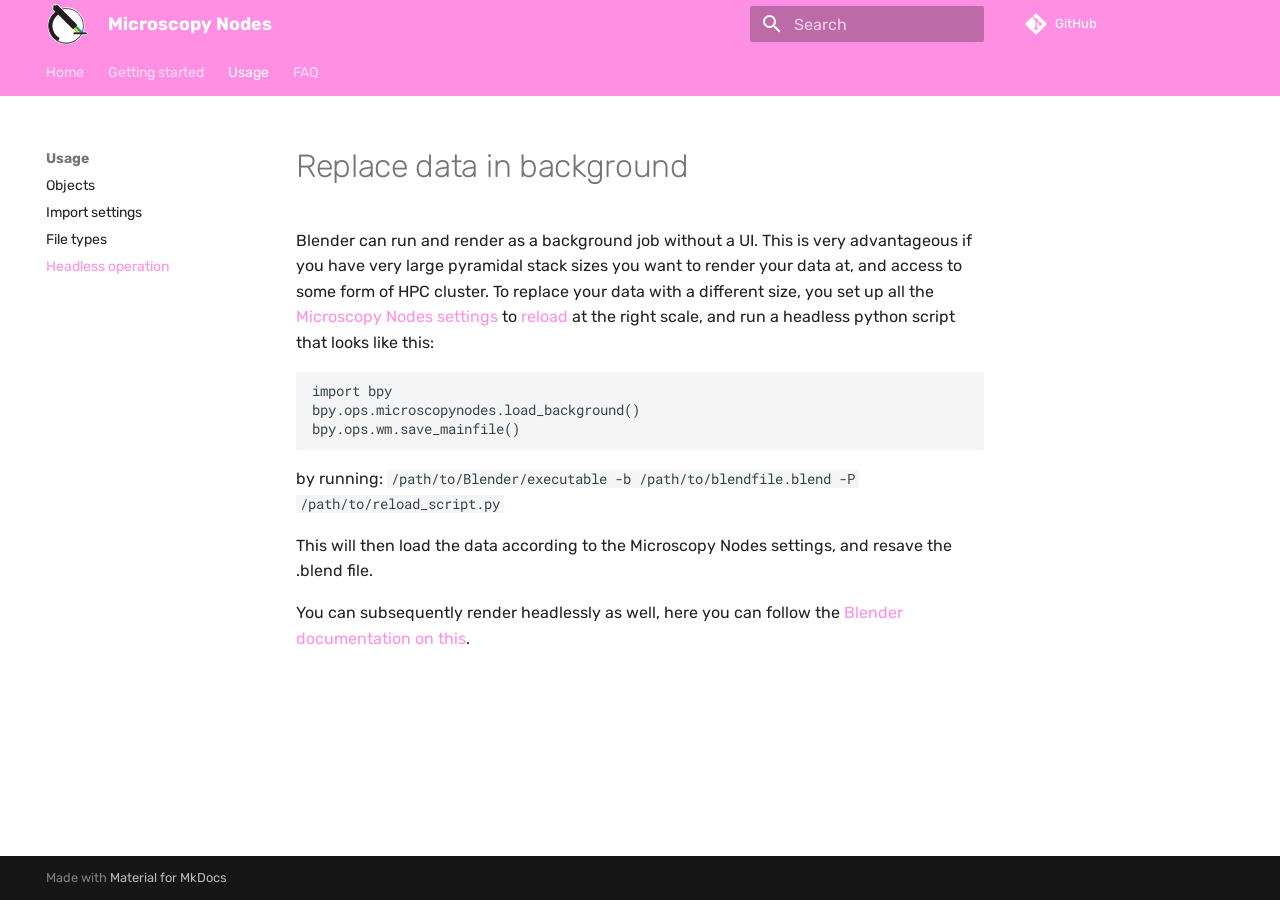
<file: background/index.html>
<!doctype html>
<html lang="en" class="no-js">
  <head>
    
      <meta charset="utf-8">
      <meta name="viewport" content="width=device-width,initial-scale=1">
      
      
      
      
        <link rel="prev" href="../file_types/">
      
      
        <link rel="next" href="../faq/">
      
      
      <link rel="icon" href="../figures/favicon.svg">
      <meta name="generator" content="mkdocs-1.6.1, mkdocs-material-9.5.45">
    
    
      
        <title>Headless operation - Microscopy Nodes</title>
      
    
    
      <link rel="stylesheet" href="../assets/stylesheets/main.0253249f.min.css">
      
      


    
    
      
    
    
      
        
        
        <link rel="preconnect" href="https://fonts.gstatic.com" crossorigin>
        <link rel="stylesheet" href="https://fonts.googleapis.com/css?family=Rubik:300,300i,400,400i,700,700i%7CRoboto+Mono:400,400i,700,700i&display=fallback">
        <style>:root{--md-text-font:"Rubik";--md-code-font:"Roboto Mono"}</style>
      
    
    
      <link rel="stylesheet" href="../stylesheets/extra_css.css">
    
    <script>__md_scope=new URL("..",location),__md_hash=e=>[...e].reduce(((e,_)=>(e<<5)-e+_.charCodeAt(0)),0),__md_get=(e,_=localStorage,t=__md_scope)=>JSON.parse(_.getItem(t.pathname+"."+e)),__md_set=(e,_,t=localStorage,a=__md_scope)=>{try{t.setItem(a.pathname+"."+e,JSON.stringify(_))}catch(e){}}</script>
    
      

    
    
    
  </head>
  
  
    <body dir="ltr">
  
    
    <input class="md-toggle" data-md-toggle="drawer" type="checkbox" id="__drawer" autocomplete="off">
    <input class="md-toggle" data-md-toggle="search" type="checkbox" id="__search" autocomplete="off">
    <label class="md-overlay" for="__drawer"></label>
    <div data-md-component="skip">
      
        
        <a href="#replace-data-in-background" class="md-skip">
          Skip to content
        </a>
      
    </div>
    <div data-md-component="announce">
      
    </div>
    
    
      

<header class="md-header" data-md-component="header">
  <nav class="md-header__inner md-grid" aria-label="Header">
    <a href=".." title="Microscopy Nodes" class="md-header__button md-logo" aria-label="Microscopy Nodes" data-md-component="logo">
      
  <img src="../figures/logo.svg" alt="logo">

    </a>
    <label class="md-header__button md-icon" for="__drawer">
      
      <svg xmlns="http://www.w3.org/2000/svg" viewBox="0 0 24 24"><path d="M3 6h18v2H3zm0 5h18v2H3zm0 5h18v2H3z"/></svg>
    </label>
    <div class="md-header__title" data-md-component="header-title">
      <div class="md-header__ellipsis">
        <div class="md-header__topic">
          <span class="md-ellipsis">
            Microscopy Nodes
          </span>
        </div>
        <div class="md-header__topic" data-md-component="header-topic">
          <span class="md-ellipsis">
            
              Headless operation
            
          </span>
        </div>
      </div>
    </div>
    
    
      <script>var palette=__md_get("__palette");if(palette&&palette.color){if("(prefers-color-scheme)"===palette.color.media){var media=matchMedia("(prefers-color-scheme: light)"),input=document.querySelector(media.matches?"[data-md-color-media='(prefers-color-scheme: light)']":"[data-md-color-media='(prefers-color-scheme: dark)']");palette.color.media=input.getAttribute("data-md-color-media"),palette.color.scheme=input.getAttribute("data-md-color-scheme"),palette.color.primary=input.getAttribute("data-md-color-primary"),palette.color.accent=input.getAttribute("data-md-color-accent")}for(var[key,value]of Object.entries(palette.color))document.body.setAttribute("data-md-color-"+key,value)}</script>
    
    
    
      <label class="md-header__button md-icon" for="__search">
        
        <svg xmlns="http://www.w3.org/2000/svg" viewBox="0 0 24 24"><path d="M9.5 3A6.5 6.5 0 0 1 16 9.5c0 1.61-.59 3.09-1.56 4.23l.27.27h.79l5 5-1.5 1.5-5-5v-.79l-.27-.27A6.52 6.52 0 0 1 9.5 16 6.5 6.5 0 0 1 3 9.5 6.5 6.5 0 0 1 9.5 3m0 2C7 5 5 7 5 9.5S7 14 9.5 14 14 12 14 9.5 12 5 9.5 5"/></svg>
      </label>
      <div class="md-search" data-md-component="search" role="dialog">
  <label class="md-search__overlay" for="__search"></label>
  <div class="md-search__inner" role="search">
    <form class="md-search__form" name="search">
      <input type="text" class="md-search__input" name="query" aria-label="Search" placeholder="Search" autocapitalize="off" autocorrect="off" autocomplete="off" spellcheck="false" data-md-component="search-query" required>
      <label class="md-search__icon md-icon" for="__search">
        
        <svg xmlns="http://www.w3.org/2000/svg" viewBox="0 0 24 24"><path d="M9.5 3A6.5 6.5 0 0 1 16 9.5c0 1.61-.59 3.09-1.56 4.23l.27.27h.79l5 5-1.5 1.5-5-5v-.79l-.27-.27A6.52 6.52 0 0 1 9.5 16 6.5 6.5 0 0 1 3 9.5 6.5 6.5 0 0 1 9.5 3m0 2C7 5 5 7 5 9.5S7 14 9.5 14 14 12 14 9.5 12 5 9.5 5"/></svg>
        
        <svg xmlns="http://www.w3.org/2000/svg" viewBox="0 0 24 24"><path d="M20 11v2H8l5.5 5.5-1.42 1.42L4.16 12l7.92-7.92L13.5 5.5 8 11z"/></svg>
      </label>
      <nav class="md-search__options" aria-label="Search">
        
        <button type="reset" class="md-search__icon md-icon" title="Clear" aria-label="Clear" tabindex="-1">
          
          <svg xmlns="http://www.w3.org/2000/svg" viewBox="0 0 24 24"><path d="M19 6.41 17.59 5 12 10.59 6.41 5 5 6.41 10.59 12 5 17.59 6.41 19 12 13.41 17.59 19 19 17.59 13.41 12z"/></svg>
        </button>
      </nav>
      
    </form>
    <div class="md-search__output">
      <div class="md-search__scrollwrap" tabindex="0" data-md-scrollfix>
        <div class="md-search-result" data-md-component="search-result">
          <div class="md-search-result__meta">
            Initializing search
          </div>
          <ol class="md-search-result__list" role="presentation"></ol>
        </div>
      </div>
    </div>
  </div>
</div>
    
    
      <div class="md-header__source">
        <a href="https://github.com/oanegros/MicroscopyNodes" title="Go to repository" class="md-source" data-md-component="source">
  <div class="md-source__icon md-icon">
    
    <svg xmlns="http://www.w3.org/2000/svg" viewBox="0 0 448 512"><!--! Font Awesome Free 6.6.0 by @fontawesome - https://fontawesome.com License - https://fontawesome.com/license/free (Icons: CC BY 4.0, Fonts: SIL OFL 1.1, Code: MIT License) Copyright 2024 Fonticons, Inc.--><path d="M439.55 236.05 244 40.45a28.87 28.87 0 0 0-40.81 0l-40.66 40.63 51.52 51.52c27.06-9.14 52.68 16.77 43.39 43.68l49.66 49.66c34.23-11.8 61.18 31 35.47 56.69-26.49 26.49-70.21-2.87-56-37.34L240.22 199v121.85c25.3 12.54 22.26 41.85 9.08 55a34.34 34.34 0 0 1-48.55 0c-17.57-17.6-11.07-46.91 11.25-56v-123c-20.8-8.51-24.6-30.74-18.64-45L142.57 101 8.45 235.14a28.86 28.86 0 0 0 0 40.81l195.61 195.6a28.86 28.86 0 0 0 40.8 0l194.69-194.69a28.86 28.86 0 0 0 0-40.81"/></svg>
  </div>
  <div class="md-source__repository">
    GitHub
  </div>
</a>
      </div>
    
  </nav>
  
</header>
    
    <div class="md-container" data-md-component="container">
      
      
        
          
            
<nav class="md-tabs" aria-label="Tabs" data-md-component="tabs">
  <div class="md-grid">
    <ul class="md-tabs__list">
      
        
  
  
  
    <li class="md-tabs__item">
      <a href=".." class="md-tabs__link">
        
  
    
  
  Home

      </a>
    </li>
  

      
        
  
  
  
    <li class="md-tabs__item">
      <a href="../new_user/" class="md-tabs__link">
        
  
    
  
  Getting started

      </a>
    </li>
  

      
        
  
  
    
  
  
    
    
      <li class="md-tabs__item md-tabs__item--active">
        <a href="../objects/" class="md-tabs__link">
          
  
  Usage

        </a>
      </li>
    
  

      
        
  
  
  
    <li class="md-tabs__item">
      <a href="../faq/" class="md-tabs__link">
        
  
    
  
  FAQ

      </a>
    </li>
  

      
    </ul>
  </div>
</nav>
          
        
      
      <main class="md-main" data-md-component="main">
        <div class="md-main__inner md-grid">
          
            
              
              <div class="md-sidebar md-sidebar--primary" data-md-component="sidebar" data-md-type="navigation" >
                <div class="md-sidebar__scrollwrap">
                  <div class="md-sidebar__inner">
                    


  


<nav class="md-nav md-nav--primary md-nav--lifted" aria-label="Navigation" data-md-level="0">
  <label class="md-nav__title" for="__drawer">
    <a href=".." title="Microscopy Nodes" class="md-nav__button md-logo" aria-label="Microscopy Nodes" data-md-component="logo">
      
  <img src="../figures/logo.svg" alt="logo">

    </a>
    Microscopy Nodes
  </label>
  
    <div class="md-nav__source">
      <a href="https://github.com/oanegros/MicroscopyNodes" title="Go to repository" class="md-source" data-md-component="source">
  <div class="md-source__icon md-icon">
    
    <svg xmlns="http://www.w3.org/2000/svg" viewBox="0 0 448 512"><!--! Font Awesome Free 6.6.0 by @fontawesome - https://fontawesome.com License - https://fontawesome.com/license/free (Icons: CC BY 4.0, Fonts: SIL OFL 1.1, Code: MIT License) Copyright 2024 Fonticons, Inc.--><path d="M439.55 236.05 244 40.45a28.87 28.87 0 0 0-40.81 0l-40.66 40.63 51.52 51.52c27.06-9.14 52.68 16.77 43.39 43.68l49.66 49.66c34.23-11.8 61.18 31 35.47 56.69-26.49 26.49-70.21-2.87-56-37.34L240.22 199v121.85c25.3 12.54 22.26 41.85 9.08 55a34.34 34.34 0 0 1-48.55 0c-17.57-17.6-11.07-46.91 11.25-56v-123c-20.8-8.51-24.6-30.74-18.64-45L142.57 101 8.45 235.14a28.86 28.86 0 0 0 0 40.81l195.61 195.6a28.86 28.86 0 0 0 40.8 0l194.69-194.69a28.86 28.86 0 0 0 0-40.81"/></svg>
  </div>
  <div class="md-source__repository">
    GitHub
  </div>
</a>
    </div>
  
  <ul class="md-nav__list" data-md-scrollfix>
    
      
      
  
  
  
  
    <li class="md-nav__item">
      <a href=".." class="md-nav__link">
        
  
  <span class="md-ellipsis">
    Home
  </span>
  

      </a>
    </li>
  

    
      
      
  
  
  
  
    <li class="md-nav__item">
      <a href="../new_user/" class="md-nav__link">
        
  
  <span class="md-ellipsis">
    Getting started
  </span>
  

      </a>
    </li>
  

    
      
      
  
  
    
  
  
  
    
    
    
      
        
        
      
      
    
    
    <li class="md-nav__item md-nav__item--active md-nav__item--section md-nav__item--nested">
      
        
        
        <input class="md-nav__toggle md-toggle " type="checkbox" id="__nav_3" checked>
        
          
          <label class="md-nav__link" for="__nav_3" id="__nav_3_label" tabindex="">
            
  
  <span class="md-ellipsis">
    Usage
  </span>
  

            <span class="md-nav__icon md-icon"></span>
          </label>
        
        <nav class="md-nav" data-md-level="1" aria-labelledby="__nav_3_label" aria-expanded="true">
          <label class="md-nav__title" for="__nav_3">
            <span class="md-nav__icon md-icon"></span>
            Usage
          </label>
          <ul class="md-nav__list" data-md-scrollfix>
            
              
                
  
  
  
  
    <li class="md-nav__item">
      <a href="../objects/" class="md-nav__link">
        
  
  <span class="md-ellipsis">
    Objects
  </span>
  

      </a>
    </li>
  

              
            
              
                
  
  
  
  
    <li class="md-nav__item">
      <a href="../settings/" class="md-nav__link">
        
  
  <span class="md-ellipsis">
    Import settings
  </span>
  

      </a>
    </li>
  

              
            
              
                
  
  
  
  
    <li class="md-nav__item">
      <a href="../file_types/" class="md-nav__link">
        
  
  <span class="md-ellipsis">
    File types
  </span>
  

      </a>
    </li>
  

              
            
              
                
  
  
    
  
  
  
    <li class="md-nav__item md-nav__item--active">
      
      <input class="md-nav__toggle md-toggle" type="checkbox" id="__toc">
      
      
        
      
      
      <a href="./" class="md-nav__link md-nav__link--active">
        
  
  <span class="md-ellipsis">
    Headless operation
  </span>
  

      </a>
      
    </li>
  

              
            
          </ul>
        </nav>
      
    </li>
  

    
      
      
  
  
  
  
    <li class="md-nav__item">
      <a href="../faq/" class="md-nav__link">
        
  
  <span class="md-ellipsis">
    FAQ
  </span>
  

      </a>
    </li>
  

    
  </ul>
</nav>
                  </div>
                </div>
              </div>
            
            
              
              <div class="md-sidebar md-sidebar--secondary" data-md-component="sidebar" data-md-type="toc" >
                <div class="md-sidebar__scrollwrap">
                  <div class="md-sidebar__inner">
                    

<nav class="md-nav md-nav--secondary" aria-label="Table of contents">
  
  
  
    
  
  
</nav>
                  </div>
                </div>
              </div>
            
          
          
            <div class="md-content" data-md-component="content">
              <article class="md-content__inner md-typeset">
                
                  

  
  


<h1 id="replace-data-in-background">Replace data in background</h1>
<p>Blender can run and render as a background job without a UI. This is very advantageous if you have very large pyramidal stack sizes you want to render your data at, and access to some form of HPC cluster. 
To replace your data with a different size, you set up all the <a href="../settings/">Microscopy Nodes settings</a> to <a href="../settings/#reload">reload</a> at the right scale, and run a headless python script that looks like this:</p>
<pre><code>import bpy
bpy.ops.microscopynodes.load_background()
bpy.ops.wm.save_mainfile()
</code></pre>
<p>by running:
<code>/path/to/Blender/executable -b /path/to/blendfile.blend -P /path/to/reload_script.py</code></p>
<p>This will then load the data according to the Microscopy Nodes settings, and resave the .blend file. </p>
<p>You can subsequently render headlessly as well, here you can follow the <a href="https://docs.blender.org/manual/en/latest/advanced/command_line/render.html">Blender documentation on this</a>.</p>












                
              </article>
            </div>
          
          
<script>var target=document.getElementById(location.hash.slice(1));target&&target.name&&(target.checked=target.name.startsWith("__tabbed_"))</script>
        </div>
        
      </main>
      
        <footer class="md-footer">
  
  <div class="md-footer-meta md-typeset">
    <div class="md-footer-meta__inner md-grid">
      <div class="md-copyright">
  
  
    Made with
    <a href="https://squidfunk.github.io/mkdocs-material/" target="_blank" rel="noopener">
      Material for MkDocs
    </a>
  
</div>
      
    </div>
  </div>
</footer>
      
    </div>
    <div class="md-dialog" data-md-component="dialog">
      <div class="md-dialog__inner md-typeset"></div>
    </div>
    
    
    <script id="__config" type="application/json">{"base": "..", "features": ["navigation.tabs"], "search": "../assets/javascripts/workers/search.6ce7567c.min.js", "translations": {"clipboard.copied": "Copied to clipboard", "clipboard.copy": "Copy to clipboard", "search.result.more.one": "1 more on this page", "search.result.more.other": "# more on this page", "search.result.none": "No matching documents", "search.result.one": "1 matching document", "search.result.other": "# matching documents", "search.result.placeholder": "Type to start searching", "search.result.term.missing": "Missing", "select.version": "Select version"}}</script>
    
    
      <script src="../assets/javascripts/bundle.83f73b43.min.js"></script>
      
    
  </body>
</html>
</file>
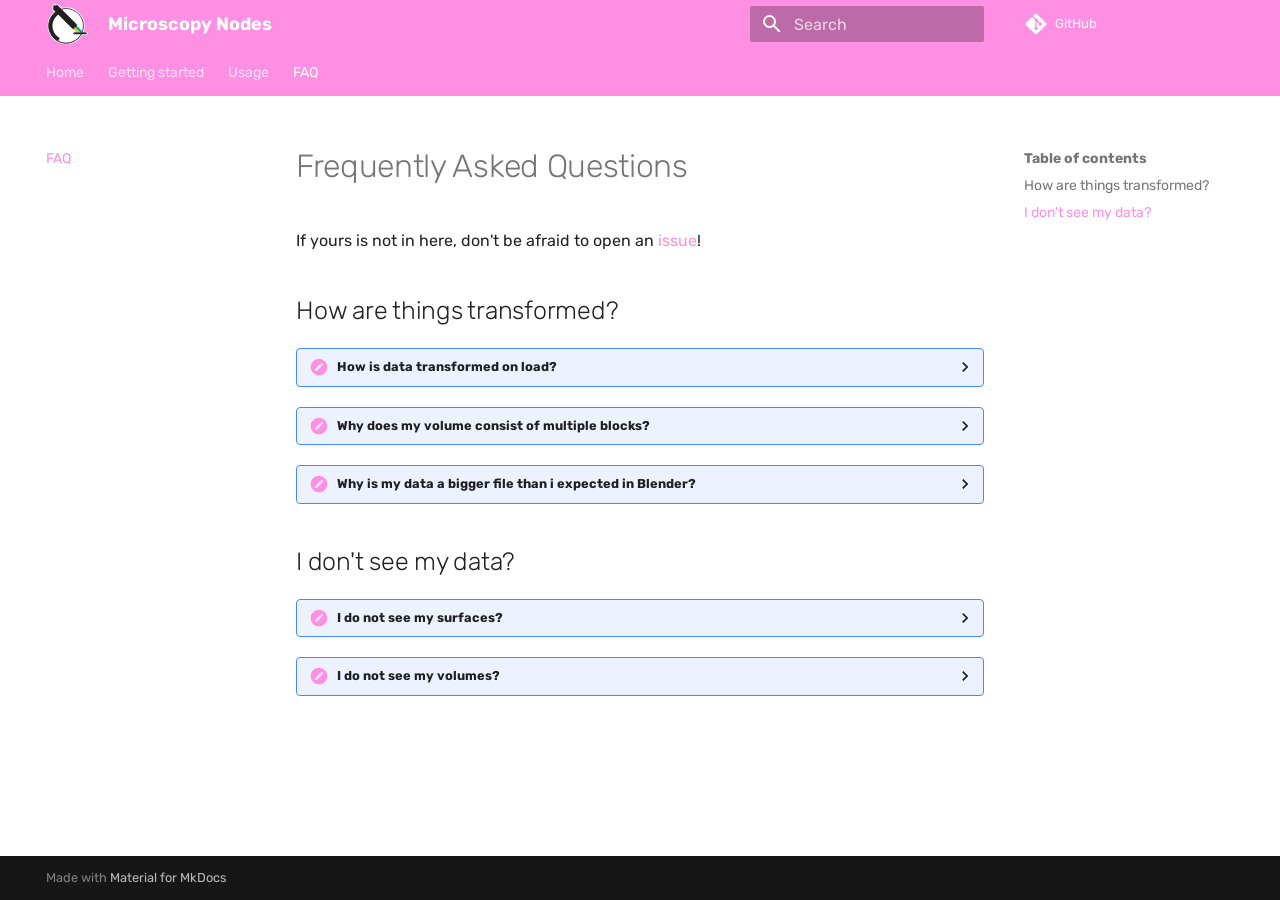
<file: faq/index.html>
<!doctype html>
<html lang="en" class="no-js">
  <head>
    
      <meta charset="utf-8">
      <meta name="viewport" content="width=device-width,initial-scale=1">
      
      
      
      
        <link rel="prev" href="../background/">
      
      
      
      <link rel="icon" href="../figures/favicon.svg">
      <meta name="generator" content="mkdocs-1.6.1, mkdocs-material-9.5.45">
    
    
      
        <title>FAQ - Microscopy Nodes</title>
      
    
    
      <link rel="stylesheet" href="../assets/stylesheets/main.0253249f.min.css">
      
      


    
    
      
    
    
      
        
        
        <link rel="preconnect" href="https://fonts.gstatic.com" crossorigin>
        <link rel="stylesheet" href="https://fonts.googleapis.com/css?family=Rubik:300,300i,400,400i,700,700i%7CRoboto+Mono:400,400i,700,700i&display=fallback">
        <style>:root{--md-text-font:"Rubik";--md-code-font:"Roboto Mono"}</style>
      
    
    
      <link rel="stylesheet" href="../stylesheets/extra_css.css">
    
    <script>__md_scope=new URL("..",location),__md_hash=e=>[...e].reduce(((e,_)=>(e<<5)-e+_.charCodeAt(0)),0),__md_get=(e,_=localStorage,t=__md_scope)=>JSON.parse(_.getItem(t.pathname+"."+e)),__md_set=(e,_,t=localStorage,a=__md_scope)=>{try{t.setItem(a.pathname+"."+e,JSON.stringify(_))}catch(e){}}</script>
    
      

    
    
    
  </head>
  
  
    <body dir="ltr">
  
    
    <input class="md-toggle" data-md-toggle="drawer" type="checkbox" id="__drawer" autocomplete="off">
    <input class="md-toggle" data-md-toggle="search" type="checkbox" id="__search" autocomplete="off">
    <label class="md-overlay" for="__drawer"></label>
    <div data-md-component="skip">
      
        
        <a href="#frequently-asked-questions" class="md-skip">
          Skip to content
        </a>
      
    </div>
    <div data-md-component="announce">
      
    </div>
    
    
      

<header class="md-header" data-md-component="header">
  <nav class="md-header__inner md-grid" aria-label="Header">
    <a href=".." title="Microscopy Nodes" class="md-header__button md-logo" aria-label="Microscopy Nodes" data-md-component="logo">
      
  <img src="../figures/logo.svg" alt="logo">

    </a>
    <label class="md-header__button md-icon" for="__drawer">
      
      <svg xmlns="http://www.w3.org/2000/svg" viewBox="0 0 24 24"><path d="M3 6h18v2H3zm0 5h18v2H3zm0 5h18v2H3z"/></svg>
    </label>
    <div class="md-header__title" data-md-component="header-title">
      <div class="md-header__ellipsis">
        <div class="md-header__topic">
          <span class="md-ellipsis">
            Microscopy Nodes
          </span>
        </div>
        <div class="md-header__topic" data-md-component="header-topic">
          <span class="md-ellipsis">
            
              FAQ
            
          </span>
        </div>
      </div>
    </div>
    
    
      <script>var palette=__md_get("__palette");if(palette&&palette.color){if("(prefers-color-scheme)"===palette.color.media){var media=matchMedia("(prefers-color-scheme: light)"),input=document.querySelector(media.matches?"[data-md-color-media='(prefers-color-scheme: light)']":"[data-md-color-media='(prefers-color-scheme: dark)']");palette.color.media=input.getAttribute("data-md-color-media"),palette.color.scheme=input.getAttribute("data-md-color-scheme"),palette.color.primary=input.getAttribute("data-md-color-primary"),palette.color.accent=input.getAttribute("data-md-color-accent")}for(var[key,value]of Object.entries(palette.color))document.body.setAttribute("data-md-color-"+key,value)}</script>
    
    
    
      <label class="md-header__button md-icon" for="__search">
        
        <svg xmlns="http://www.w3.org/2000/svg" viewBox="0 0 24 24"><path d="M9.5 3A6.5 6.5 0 0 1 16 9.5c0 1.61-.59 3.09-1.56 4.23l.27.27h.79l5 5-1.5 1.5-5-5v-.79l-.27-.27A6.52 6.52 0 0 1 9.5 16 6.5 6.5 0 0 1 3 9.5 6.5 6.5 0 0 1 9.5 3m0 2C7 5 5 7 5 9.5S7 14 9.5 14 14 12 14 9.5 12 5 9.5 5"/></svg>
      </label>
      <div class="md-search" data-md-component="search" role="dialog">
  <label class="md-search__overlay" for="__search"></label>
  <div class="md-search__inner" role="search">
    <form class="md-search__form" name="search">
      <input type="text" class="md-search__input" name="query" aria-label="Search" placeholder="Search" autocapitalize="off" autocorrect="off" autocomplete="off" spellcheck="false" data-md-component="search-query" required>
      <label class="md-search__icon md-icon" for="__search">
        
        <svg xmlns="http://www.w3.org/2000/svg" viewBox="0 0 24 24"><path d="M9.5 3A6.5 6.5 0 0 1 16 9.5c0 1.61-.59 3.09-1.56 4.23l.27.27h.79l5 5-1.5 1.5-5-5v-.79l-.27-.27A6.52 6.52 0 0 1 9.5 16 6.5 6.5 0 0 1 3 9.5 6.5 6.5 0 0 1 9.5 3m0 2C7 5 5 7 5 9.5S7 14 9.5 14 14 12 14 9.5 12 5 9.5 5"/></svg>
        
        <svg xmlns="http://www.w3.org/2000/svg" viewBox="0 0 24 24"><path d="M20 11v2H8l5.5 5.5-1.42 1.42L4.16 12l7.92-7.92L13.5 5.5 8 11z"/></svg>
      </label>
      <nav class="md-search__options" aria-label="Search">
        
        <button type="reset" class="md-search__icon md-icon" title="Clear" aria-label="Clear" tabindex="-1">
          
          <svg xmlns="http://www.w3.org/2000/svg" viewBox="0 0 24 24"><path d="M19 6.41 17.59 5 12 10.59 6.41 5 5 6.41 10.59 12 5 17.59 6.41 19 12 13.41 17.59 19 19 17.59 13.41 12z"/></svg>
        </button>
      </nav>
      
    </form>
    <div class="md-search__output">
      <div class="md-search__scrollwrap" tabindex="0" data-md-scrollfix>
        <div class="md-search-result" data-md-component="search-result">
          <div class="md-search-result__meta">
            Initializing search
          </div>
          <ol class="md-search-result__list" role="presentation"></ol>
        </div>
      </div>
    </div>
  </div>
</div>
    
    
      <div class="md-header__source">
        <a href="https://github.com/oanegros/MicroscopyNodes" title="Go to repository" class="md-source" data-md-component="source">
  <div class="md-source__icon md-icon">
    
    <svg xmlns="http://www.w3.org/2000/svg" viewBox="0 0 448 512"><!--! Font Awesome Free 6.6.0 by @fontawesome - https://fontawesome.com License - https://fontawesome.com/license/free (Icons: CC BY 4.0, Fonts: SIL OFL 1.1, Code: MIT License) Copyright 2024 Fonticons, Inc.--><path d="M439.55 236.05 244 40.45a28.87 28.87 0 0 0-40.81 0l-40.66 40.63 51.52 51.52c27.06-9.14 52.68 16.77 43.39 43.68l49.66 49.66c34.23-11.8 61.18 31 35.47 56.69-26.49 26.49-70.21-2.87-56-37.34L240.22 199v121.85c25.3 12.54 22.26 41.85 9.08 55a34.34 34.34 0 0 1-48.55 0c-17.57-17.6-11.07-46.91 11.25-56v-123c-20.8-8.51-24.6-30.74-18.64-45L142.57 101 8.45 235.14a28.86 28.86 0 0 0 0 40.81l195.61 195.6a28.86 28.86 0 0 0 40.8 0l194.69-194.69a28.86 28.86 0 0 0 0-40.81"/></svg>
  </div>
  <div class="md-source__repository">
    GitHub
  </div>
</a>
      </div>
    
  </nav>
  
</header>
    
    <div class="md-container" data-md-component="container">
      
      
        
          
            
<nav class="md-tabs" aria-label="Tabs" data-md-component="tabs">
  <div class="md-grid">
    <ul class="md-tabs__list">
      
        
  
  
  
    <li class="md-tabs__item">
      <a href=".." class="md-tabs__link">
        
  
    
  
  Home

      </a>
    </li>
  

      
        
  
  
  
    <li class="md-tabs__item">
      <a href="../new_user/" class="md-tabs__link">
        
  
    
  
  Getting started

      </a>
    </li>
  

      
        
  
  
  
    
    
      <li class="md-tabs__item">
        <a href="../objects/" class="md-tabs__link">
          
  
  Usage

        </a>
      </li>
    
  

      
        
  
  
    
  
  
    <li class="md-tabs__item md-tabs__item--active">
      <a href="./" class="md-tabs__link">
        
  
    
  
  FAQ

      </a>
    </li>
  

      
    </ul>
  </div>
</nav>
          
        
      
      <main class="md-main" data-md-component="main">
        <div class="md-main__inner md-grid">
          
            
              
              <div class="md-sidebar md-sidebar--primary" data-md-component="sidebar" data-md-type="navigation" >
                <div class="md-sidebar__scrollwrap">
                  <div class="md-sidebar__inner">
                    


  


<nav class="md-nav md-nav--primary md-nav--lifted" aria-label="Navigation" data-md-level="0">
  <label class="md-nav__title" for="__drawer">
    <a href=".." title="Microscopy Nodes" class="md-nav__button md-logo" aria-label="Microscopy Nodes" data-md-component="logo">
      
  <img src="../figures/logo.svg" alt="logo">

    </a>
    Microscopy Nodes
  </label>
  
    <div class="md-nav__source">
      <a href="https://github.com/oanegros/MicroscopyNodes" title="Go to repository" class="md-source" data-md-component="source">
  <div class="md-source__icon md-icon">
    
    <svg xmlns="http://www.w3.org/2000/svg" viewBox="0 0 448 512"><!--! Font Awesome Free 6.6.0 by @fontawesome - https://fontawesome.com License - https://fontawesome.com/license/free (Icons: CC BY 4.0, Fonts: SIL OFL 1.1, Code: MIT License) Copyright 2024 Fonticons, Inc.--><path d="M439.55 236.05 244 40.45a28.87 28.87 0 0 0-40.81 0l-40.66 40.63 51.52 51.52c27.06-9.14 52.68 16.77 43.39 43.68l49.66 49.66c34.23-11.8 61.18 31 35.47 56.69-26.49 26.49-70.21-2.87-56-37.34L240.22 199v121.85c25.3 12.54 22.26 41.85 9.08 55a34.34 34.34 0 0 1-48.55 0c-17.57-17.6-11.07-46.91 11.25-56v-123c-20.8-8.51-24.6-30.74-18.64-45L142.57 101 8.45 235.14a28.86 28.86 0 0 0 0 40.81l195.61 195.6a28.86 28.86 0 0 0 40.8 0l194.69-194.69a28.86 28.86 0 0 0 0-40.81"/></svg>
  </div>
  <div class="md-source__repository">
    GitHub
  </div>
</a>
    </div>
  
  <ul class="md-nav__list" data-md-scrollfix>
    
      
      
  
  
  
  
    <li class="md-nav__item">
      <a href=".." class="md-nav__link">
        
  
  <span class="md-ellipsis">
    Home
  </span>
  

      </a>
    </li>
  

    
      
      
  
  
  
  
    <li class="md-nav__item">
      <a href="../new_user/" class="md-nav__link">
        
  
  <span class="md-ellipsis">
    Getting started
  </span>
  

      </a>
    </li>
  

    
      
      
  
  
  
  
    
    
    
      
      
    
    
    <li class="md-nav__item md-nav__item--nested">
      
        
        
        <input class="md-nav__toggle md-toggle " type="checkbox" id="__nav_3" >
        
          
          <label class="md-nav__link" for="__nav_3" id="__nav_3_label" tabindex="0">
            
  
  <span class="md-ellipsis">
    Usage
  </span>
  

            <span class="md-nav__icon md-icon"></span>
          </label>
        
        <nav class="md-nav" data-md-level="1" aria-labelledby="__nav_3_label" aria-expanded="false">
          <label class="md-nav__title" for="__nav_3">
            <span class="md-nav__icon md-icon"></span>
            Usage
          </label>
          <ul class="md-nav__list" data-md-scrollfix>
            
              
                
  
  
  
  
    <li class="md-nav__item">
      <a href="../objects/" class="md-nav__link">
        
  
  <span class="md-ellipsis">
    Objects
  </span>
  

      </a>
    </li>
  

              
            
              
                
  
  
  
  
    <li class="md-nav__item">
      <a href="../settings/" class="md-nav__link">
        
  
  <span class="md-ellipsis">
    Import settings
  </span>
  

      </a>
    </li>
  

              
            
              
                
  
  
  
  
    <li class="md-nav__item">
      <a href="../file_types/" class="md-nav__link">
        
  
  <span class="md-ellipsis">
    File types
  </span>
  

      </a>
    </li>
  

              
            
              
                
  
  
  
  
    <li class="md-nav__item">
      <a href="../background/" class="md-nav__link">
        
  
  <span class="md-ellipsis">
    Headless operation
  </span>
  

      </a>
    </li>
  

              
            
          </ul>
        </nav>
      
    </li>
  

    
      
      
  
  
    
  
  
  
    <li class="md-nav__item md-nav__item--active">
      
      <input class="md-nav__toggle md-toggle" type="checkbox" id="__toc">
      
      
        
      
      
        <label class="md-nav__link md-nav__link--active" for="__toc">
          
  
  <span class="md-ellipsis">
    FAQ
  </span>
  

          <span class="md-nav__icon md-icon"></span>
        </label>
      
      <a href="./" class="md-nav__link md-nav__link--active">
        
  
  <span class="md-ellipsis">
    FAQ
  </span>
  

      </a>
      
        

<nav class="md-nav md-nav--secondary" aria-label="Table of contents">
  
  
  
    
  
  
    <label class="md-nav__title" for="__toc">
      <span class="md-nav__icon md-icon"></span>
      Table of contents
    </label>
    <ul class="md-nav__list" data-md-component="toc" data-md-scrollfix>
      
        <li class="md-nav__item">
  <a href="#how-are-things-transformed" class="md-nav__link">
    <span class="md-ellipsis">
      How are things transformed?
    </span>
  </a>
  
</li>
      
        <li class="md-nav__item">
  <a href="#i-dont-see-my-data" class="md-nav__link">
    <span class="md-ellipsis">
      I don't see my data?
    </span>
  </a>
  
</li>
      
    </ul>
  
</nav>
      
    </li>
  

    
  </ul>
</nav>
                  </div>
                </div>
              </div>
            
            
              
              <div class="md-sidebar md-sidebar--secondary" data-md-component="sidebar" data-md-type="toc" >
                <div class="md-sidebar__scrollwrap">
                  <div class="md-sidebar__inner">
                    

<nav class="md-nav md-nav--secondary" aria-label="Table of contents">
  
  
  
    
  
  
    <label class="md-nav__title" for="__toc">
      <span class="md-nav__icon md-icon"></span>
      Table of contents
    </label>
    <ul class="md-nav__list" data-md-component="toc" data-md-scrollfix>
      
        <li class="md-nav__item">
  <a href="#how-are-things-transformed" class="md-nav__link">
    <span class="md-ellipsis">
      How are things transformed?
    </span>
  </a>
  
</li>
      
        <li class="md-nav__item">
  <a href="#i-dont-see-my-data" class="md-nav__link">
    <span class="md-ellipsis">
      I don't see my data?
    </span>
  </a>
  
</li>
      
    </ul>
  
</nav>
                  </div>
                </div>
              </div>
            
          
          
            <div class="md-content" data-md-component="content">
              <article class="md-content__inner md-typeset">
                
                  

  
  


<h1 id="frequently-asked-questions">Frequently Asked Questions</h1>
<p>If yours is not in here, don't be afraid to open an <a href="https://github.com/oanegros/MicroscopyNodes/issues">issue</a>!</p>
<h2 id="how-are-things-transformed">How are things transformed?</h2>
<details>
  <summary>How is data transformed on load?</summary>
The data is scaled to 0.02 blender-meter per pixel on an initial load and centered in x and y. If you reload an image with a differently scaled version, it will adapt itself to the initial scale. You can check the size in pixels, blender meters and micrometers in the `Axes` object.
</details>

<details>
  <summary>Why does my volume consist of multiple blocks?</summary>
Currently, Blender cannot handle volumes that are over 2048 pixels in any axis, so Microscopy Nodes chunks this type of data to smaller blocks. This should still be fully equal data (floating-point datasets may suffer from incorrect normalization), channel chunks are offset to avoid Blender rendering bugs.
</details>

<details>
  <summary>Why is my data a bigger file than i expected in Blender?</summary>
The blender VDB files are saved at 32-bit, and can regrettably not be at smaller precision. However, for functionality, and because very little data in microscopy is over 16-bit, only a 16-bit version of the data is loaded into RAM.
</details>

<h2 id="i-dont-see-my-data">I don't see my data?</h2>
<details>
  <summary>I do not see my surfaces?</summary>
Try adjusting the threshold in the Surface Geometry Nodes modifier, the visibility of the Surfaces object, or the visibility of each channel in the Geometry Nodes modifier.
</details>

<details>
  <summary>I do not see my volumes?</summary>
Try adjusting the threshold in the materials, the visibility of the Volumes object, or the visibility of each channel in the Geometry Nodes modifier. If the emission of the channel was off, make sure there is enough light in the scene to reflect (often done with increasing background intensity).
</details>












                
              </article>
            </div>
          
          
<script>var target=document.getElementById(location.hash.slice(1));target&&target.name&&(target.checked=target.name.startsWith("__tabbed_"))</script>
        </div>
        
      </main>
      
        <footer class="md-footer">
  
  <div class="md-footer-meta md-typeset">
    <div class="md-footer-meta__inner md-grid">
      <div class="md-copyright">
  
  
    Made with
    <a href="https://squidfunk.github.io/mkdocs-material/" target="_blank" rel="noopener">
      Material for MkDocs
    </a>
  
</div>
      
    </div>
  </div>
</footer>
      
    </div>
    <div class="md-dialog" data-md-component="dialog">
      <div class="md-dialog__inner md-typeset"></div>
    </div>
    
    
    <script id="__config" type="application/json">{"base": "..", "features": ["navigation.tabs"], "search": "../assets/javascripts/workers/search.6ce7567c.min.js", "translations": {"clipboard.copied": "Copied to clipboard", "clipboard.copy": "Copy to clipboard", "search.result.more.one": "1 more on this page", "search.result.more.other": "# more on this page", "search.result.none": "No matching documents", "search.result.one": "1 matching document", "search.result.other": "# matching documents", "search.result.placeholder": "Type to start searching", "search.result.term.missing": "Missing", "select.version": "Select version"}}</script>
    
    
      <script src="../assets/javascripts/bundle.83f73b43.min.js"></script>
      
    
  </body>
</html>
</file>
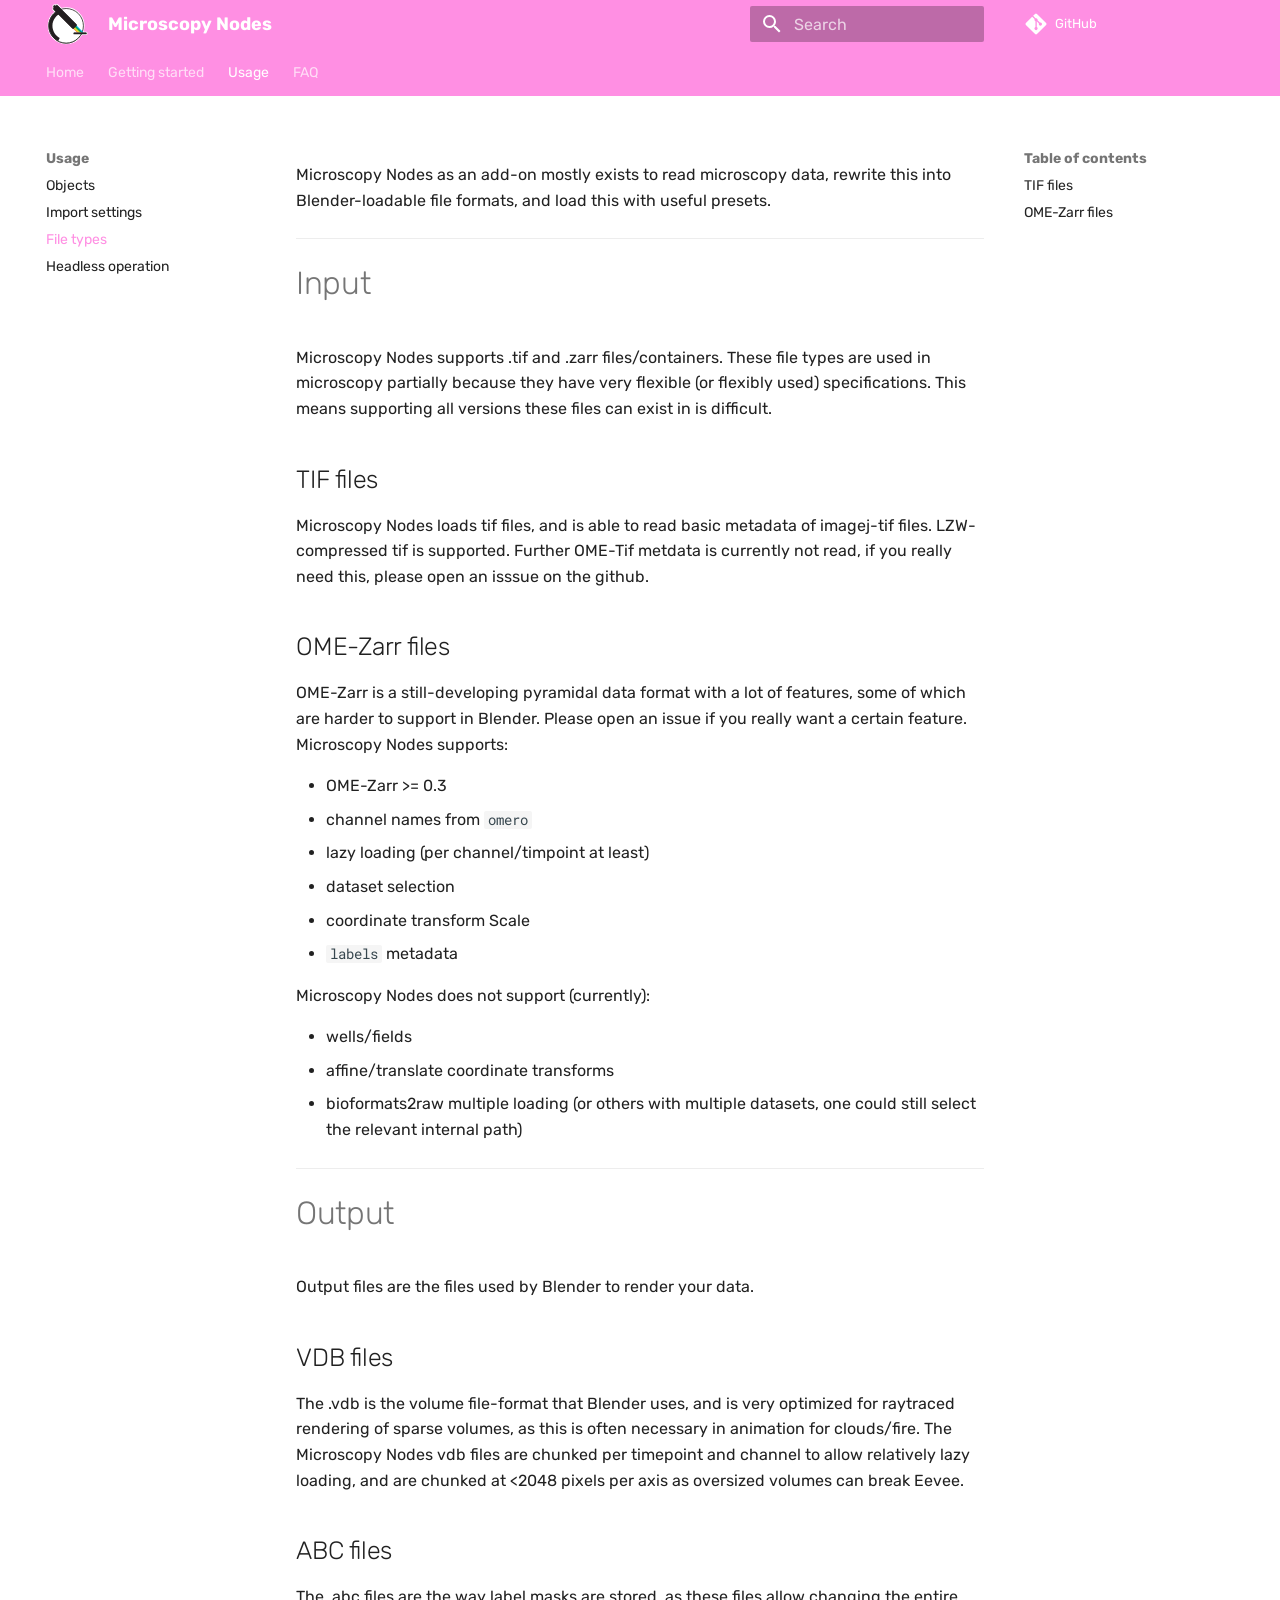
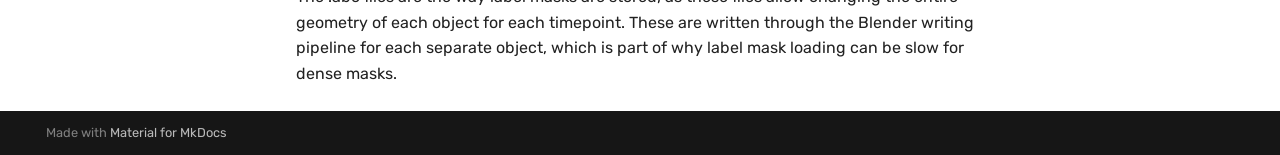
<file: file_types/index.html>
<!doctype html>
<html lang="en" class="no-js">
  <head>
    
      <meta charset="utf-8">
      <meta name="viewport" content="width=device-width,initial-scale=1">
      
      
      
      
        <link rel="prev" href="../settings/">
      
      
        <link rel="next" href="../background/">
      
      
      <link rel="icon" href="../figures/favicon.svg">
      <meta name="generator" content="mkdocs-1.6.1, mkdocs-material-9.5.45">
    
    
      
        <title>File types - Microscopy Nodes</title>
      
    
    
      <link rel="stylesheet" href="../assets/stylesheets/main.0253249f.min.css">
      
      


    
    
      
    
    
      
        
        
        <link rel="preconnect" href="https://fonts.gstatic.com" crossorigin>
        <link rel="stylesheet" href="https://fonts.googleapis.com/css?family=Rubik:300,300i,400,400i,700,700i%7CRoboto+Mono:400,400i,700,700i&display=fallback">
        <style>:root{--md-text-font:"Rubik";--md-code-font:"Roboto Mono"}</style>
      
    
    
      <link rel="stylesheet" href="../stylesheets/extra_css.css">
    
    <script>__md_scope=new URL("..",location),__md_hash=e=>[...e].reduce(((e,_)=>(e<<5)-e+_.charCodeAt(0)),0),__md_get=(e,_=localStorage,t=__md_scope)=>JSON.parse(_.getItem(t.pathname+"."+e)),__md_set=(e,_,t=localStorage,a=__md_scope)=>{try{t.setItem(a.pathname+"."+e,JSON.stringify(_))}catch(e){}}</script>
    
      

    
    
    
  </head>
  
  
    <body dir="ltr">
  
    
    <input class="md-toggle" data-md-toggle="drawer" type="checkbox" id="__drawer" autocomplete="off">
    <input class="md-toggle" data-md-toggle="search" type="checkbox" id="__search" autocomplete="off">
    <label class="md-overlay" for="__drawer"></label>
    <div data-md-component="skip">
      
        
        <a href="#input" class="md-skip">
          Skip to content
        </a>
      
    </div>
    <div data-md-component="announce">
      
    </div>
    
    
      

<header class="md-header" data-md-component="header">
  <nav class="md-header__inner md-grid" aria-label="Header">
    <a href=".." title="Microscopy Nodes" class="md-header__button md-logo" aria-label="Microscopy Nodes" data-md-component="logo">
      
  <img src="../figures/logo.svg" alt="logo">

    </a>
    <label class="md-header__button md-icon" for="__drawer">
      
      <svg xmlns="http://www.w3.org/2000/svg" viewBox="0 0 24 24"><path d="M3 6h18v2H3zm0 5h18v2H3zm0 5h18v2H3z"/></svg>
    </label>
    <div class="md-header__title" data-md-component="header-title">
      <div class="md-header__ellipsis">
        <div class="md-header__topic">
          <span class="md-ellipsis">
            Microscopy Nodes
          </span>
        </div>
        <div class="md-header__topic" data-md-component="header-topic">
          <span class="md-ellipsis">
            
              File types
            
          </span>
        </div>
      </div>
    </div>
    
    
      <script>var palette=__md_get("__palette");if(palette&&palette.color){if("(prefers-color-scheme)"===palette.color.media){var media=matchMedia("(prefers-color-scheme: light)"),input=document.querySelector(media.matches?"[data-md-color-media='(prefers-color-scheme: light)']":"[data-md-color-media='(prefers-color-scheme: dark)']");palette.color.media=input.getAttribute("data-md-color-media"),palette.color.scheme=input.getAttribute("data-md-color-scheme"),palette.color.primary=input.getAttribute("data-md-color-primary"),palette.color.accent=input.getAttribute("data-md-color-accent")}for(var[key,value]of Object.entries(palette.color))document.body.setAttribute("data-md-color-"+key,value)}</script>
    
    
    
      <label class="md-header__button md-icon" for="__search">
        
        <svg xmlns="http://www.w3.org/2000/svg" viewBox="0 0 24 24"><path d="M9.5 3A6.5 6.5 0 0 1 16 9.5c0 1.61-.59 3.09-1.56 4.23l.27.27h.79l5 5-1.5 1.5-5-5v-.79l-.27-.27A6.52 6.52 0 0 1 9.5 16 6.5 6.5 0 0 1 3 9.5 6.5 6.5 0 0 1 9.5 3m0 2C7 5 5 7 5 9.5S7 14 9.5 14 14 12 14 9.5 12 5 9.5 5"/></svg>
      </label>
      <div class="md-search" data-md-component="search" role="dialog">
  <label class="md-search__overlay" for="__search"></label>
  <div class="md-search__inner" role="search">
    <form class="md-search__form" name="search">
      <input type="text" class="md-search__input" name="query" aria-label="Search" placeholder="Search" autocapitalize="off" autocorrect="off" autocomplete="off" spellcheck="false" data-md-component="search-query" required>
      <label class="md-search__icon md-icon" for="__search">
        
        <svg xmlns="http://www.w3.org/2000/svg" viewBox="0 0 24 24"><path d="M9.5 3A6.5 6.5 0 0 1 16 9.5c0 1.61-.59 3.09-1.56 4.23l.27.27h.79l5 5-1.5 1.5-5-5v-.79l-.27-.27A6.52 6.52 0 0 1 9.5 16 6.5 6.5 0 0 1 3 9.5 6.5 6.5 0 0 1 9.5 3m0 2C7 5 5 7 5 9.5S7 14 9.5 14 14 12 14 9.5 12 5 9.5 5"/></svg>
        
        <svg xmlns="http://www.w3.org/2000/svg" viewBox="0 0 24 24"><path d="M20 11v2H8l5.5 5.5-1.42 1.42L4.16 12l7.92-7.92L13.5 5.5 8 11z"/></svg>
      </label>
      <nav class="md-search__options" aria-label="Search">
        
        <button type="reset" class="md-search__icon md-icon" title="Clear" aria-label="Clear" tabindex="-1">
          
          <svg xmlns="http://www.w3.org/2000/svg" viewBox="0 0 24 24"><path d="M19 6.41 17.59 5 12 10.59 6.41 5 5 6.41 10.59 12 5 17.59 6.41 19 12 13.41 17.59 19 19 17.59 13.41 12z"/></svg>
        </button>
      </nav>
      
    </form>
    <div class="md-search__output">
      <div class="md-search__scrollwrap" tabindex="0" data-md-scrollfix>
        <div class="md-search-result" data-md-component="search-result">
          <div class="md-search-result__meta">
            Initializing search
          </div>
          <ol class="md-search-result__list" role="presentation"></ol>
        </div>
      </div>
    </div>
  </div>
</div>
    
    
      <div class="md-header__source">
        <a href="https://github.com/oanegros/MicroscopyNodes" title="Go to repository" class="md-source" data-md-component="source">
  <div class="md-source__icon md-icon">
    
    <svg xmlns="http://www.w3.org/2000/svg" viewBox="0 0 448 512"><!--! Font Awesome Free 6.6.0 by @fontawesome - https://fontawesome.com License - https://fontawesome.com/license/free (Icons: CC BY 4.0, Fonts: SIL OFL 1.1, Code: MIT License) Copyright 2024 Fonticons, Inc.--><path d="M439.55 236.05 244 40.45a28.87 28.87 0 0 0-40.81 0l-40.66 40.63 51.52 51.52c27.06-9.14 52.68 16.77 43.39 43.68l49.66 49.66c34.23-11.8 61.18 31 35.47 56.69-26.49 26.49-70.21-2.87-56-37.34L240.22 199v121.85c25.3 12.54 22.26 41.85 9.08 55a34.34 34.34 0 0 1-48.55 0c-17.57-17.6-11.07-46.91 11.25-56v-123c-20.8-8.51-24.6-30.74-18.64-45L142.57 101 8.45 235.14a28.86 28.86 0 0 0 0 40.81l195.61 195.6a28.86 28.86 0 0 0 40.8 0l194.69-194.69a28.86 28.86 0 0 0 0-40.81"/></svg>
  </div>
  <div class="md-source__repository">
    GitHub
  </div>
</a>
      </div>
    
  </nav>
  
</header>
    
    <div class="md-container" data-md-component="container">
      
      
        
          
            
<nav class="md-tabs" aria-label="Tabs" data-md-component="tabs">
  <div class="md-grid">
    <ul class="md-tabs__list">
      
        
  
  
  
    <li class="md-tabs__item">
      <a href=".." class="md-tabs__link">
        
  
    
  
  Home

      </a>
    </li>
  

      
        
  
  
  
    <li class="md-tabs__item">
      <a href="../new_user/" class="md-tabs__link">
        
  
    
  
  Getting started

      </a>
    </li>
  

      
        
  
  
    
  
  
    
    
      <li class="md-tabs__item md-tabs__item--active">
        <a href="../objects/" class="md-tabs__link">
          
  
  Usage

        </a>
      </li>
    
  

      
        
  
  
  
    <li class="md-tabs__item">
      <a href="../faq/" class="md-tabs__link">
        
  
    
  
  FAQ

      </a>
    </li>
  

      
    </ul>
  </div>
</nav>
          
        
      
      <main class="md-main" data-md-component="main">
        <div class="md-main__inner md-grid">
          
            
              
              <div class="md-sidebar md-sidebar--primary" data-md-component="sidebar" data-md-type="navigation" >
                <div class="md-sidebar__scrollwrap">
                  <div class="md-sidebar__inner">
                    


  


<nav class="md-nav md-nav--primary md-nav--lifted" aria-label="Navigation" data-md-level="0">
  <label class="md-nav__title" for="__drawer">
    <a href=".." title="Microscopy Nodes" class="md-nav__button md-logo" aria-label="Microscopy Nodes" data-md-component="logo">
      
  <img src="../figures/logo.svg" alt="logo">

    </a>
    Microscopy Nodes
  </label>
  
    <div class="md-nav__source">
      <a href="https://github.com/oanegros/MicroscopyNodes" title="Go to repository" class="md-source" data-md-component="source">
  <div class="md-source__icon md-icon">
    
    <svg xmlns="http://www.w3.org/2000/svg" viewBox="0 0 448 512"><!--! Font Awesome Free 6.6.0 by @fontawesome - https://fontawesome.com License - https://fontawesome.com/license/free (Icons: CC BY 4.0, Fonts: SIL OFL 1.1, Code: MIT License) Copyright 2024 Fonticons, Inc.--><path d="M439.55 236.05 244 40.45a28.87 28.87 0 0 0-40.81 0l-40.66 40.63 51.52 51.52c27.06-9.14 52.68 16.77 43.39 43.68l49.66 49.66c34.23-11.8 61.18 31 35.47 56.69-26.49 26.49-70.21-2.87-56-37.34L240.22 199v121.85c25.3 12.54 22.26 41.85 9.08 55a34.34 34.34 0 0 1-48.55 0c-17.57-17.6-11.07-46.91 11.25-56v-123c-20.8-8.51-24.6-30.74-18.64-45L142.57 101 8.45 235.14a28.86 28.86 0 0 0 0 40.81l195.61 195.6a28.86 28.86 0 0 0 40.8 0l194.69-194.69a28.86 28.86 0 0 0 0-40.81"/></svg>
  </div>
  <div class="md-source__repository">
    GitHub
  </div>
</a>
    </div>
  
  <ul class="md-nav__list" data-md-scrollfix>
    
      
      
  
  
  
  
    <li class="md-nav__item">
      <a href=".." class="md-nav__link">
        
  
  <span class="md-ellipsis">
    Home
  </span>
  

      </a>
    </li>
  

    
      
      
  
  
  
  
    <li class="md-nav__item">
      <a href="../new_user/" class="md-nav__link">
        
  
  <span class="md-ellipsis">
    Getting started
  </span>
  

      </a>
    </li>
  

    
      
      
  
  
    
  
  
  
    
    
    
      
        
        
      
      
    
    
    <li class="md-nav__item md-nav__item--active md-nav__item--section md-nav__item--nested">
      
        
        
        <input class="md-nav__toggle md-toggle " type="checkbox" id="__nav_3" checked>
        
          
          <label class="md-nav__link" for="__nav_3" id="__nav_3_label" tabindex="">
            
  
  <span class="md-ellipsis">
    Usage
  </span>
  

            <span class="md-nav__icon md-icon"></span>
          </label>
        
        <nav class="md-nav" data-md-level="1" aria-labelledby="__nav_3_label" aria-expanded="true">
          <label class="md-nav__title" for="__nav_3">
            <span class="md-nav__icon md-icon"></span>
            Usage
          </label>
          <ul class="md-nav__list" data-md-scrollfix>
            
              
                
  
  
  
  
    <li class="md-nav__item">
      <a href="../objects/" class="md-nav__link">
        
  
  <span class="md-ellipsis">
    Objects
  </span>
  

      </a>
    </li>
  

              
            
              
                
  
  
  
  
    <li class="md-nav__item">
      <a href="../settings/" class="md-nav__link">
        
  
  <span class="md-ellipsis">
    Import settings
  </span>
  

      </a>
    </li>
  

              
            
              
                
  
  
    
  
  
  
    <li class="md-nav__item md-nav__item--active">
      
      <input class="md-nav__toggle md-toggle" type="checkbox" id="__toc">
      
      
        
      
      
        <label class="md-nav__link md-nav__link--active" for="__toc">
          
  
  <span class="md-ellipsis">
    File types
  </span>
  

          <span class="md-nav__icon md-icon"></span>
        </label>
      
      <a href="./" class="md-nav__link md-nav__link--active">
        
  
  <span class="md-ellipsis">
    File types
  </span>
  

      </a>
      
        

<nav class="md-nav md-nav--secondary" aria-label="Table of contents">
  
  
  
    
  
  
    <label class="md-nav__title" for="__toc">
      <span class="md-nav__icon md-icon"></span>
      Table of contents
    </label>
    <ul class="md-nav__list" data-md-component="toc" data-md-scrollfix>
      
        <li class="md-nav__item">
  <a href="#tif-files" class="md-nav__link">
    <span class="md-ellipsis">
      TIF files
    </span>
  </a>
  
</li>
      
        <li class="md-nav__item">
  <a href="#ome-zarr-files" class="md-nav__link">
    <span class="md-ellipsis">
      OME-Zarr files
    </span>
  </a>
  
</li>
      
    </ul>
  
</nav>
      
    </li>
  

              
            
              
                
  
  
  
  
    <li class="md-nav__item">
      <a href="../background/" class="md-nav__link">
        
  
  <span class="md-ellipsis">
    Headless operation
  </span>
  

      </a>
    </li>
  

              
            
          </ul>
        </nav>
      
    </li>
  

    
      
      
  
  
  
  
    <li class="md-nav__item">
      <a href="../faq/" class="md-nav__link">
        
  
  <span class="md-ellipsis">
    FAQ
  </span>
  

      </a>
    </li>
  

    
  </ul>
</nav>
                  </div>
                </div>
              </div>
            
            
              
              <div class="md-sidebar md-sidebar--secondary" data-md-component="sidebar" data-md-type="toc" >
                <div class="md-sidebar__scrollwrap">
                  <div class="md-sidebar__inner">
                    

<nav class="md-nav md-nav--secondary" aria-label="Table of contents">
  
  
  
    
  
  
    <label class="md-nav__title" for="__toc">
      <span class="md-nav__icon md-icon"></span>
      Table of contents
    </label>
    <ul class="md-nav__list" data-md-component="toc" data-md-scrollfix>
      
        <li class="md-nav__item">
  <a href="#tif-files" class="md-nav__link">
    <span class="md-ellipsis">
      TIF files
    </span>
  </a>
  
</li>
      
        <li class="md-nav__item">
  <a href="#ome-zarr-files" class="md-nav__link">
    <span class="md-ellipsis">
      OME-Zarr files
    </span>
  </a>
  
</li>
      
    </ul>
  
</nav>
                  </div>
                </div>
              </div>
            
          
          
            <div class="md-content" data-md-component="content">
              <article class="md-content__inner md-typeset">
                
                  

  
  


<p>Microscopy Nodes as an add-on mostly exists to read microscopy data, rewrite this into Blender-loadable file formats, and load this with useful presets. </p>
<hr />
<h1 id="input">Input</h1>
<p>Microscopy Nodes supports .tif and .zarr files/containers. These file types are used in microscopy partially because they have very flexible (or flexibly used) specifications. This means supporting all versions these files can exist in is difficult. </p>
<h2 id="tif-files">TIF files</h2>
<p>Microscopy Nodes loads tif files, and is able to read basic metadata of imagej-tif files. LZW-compressed tif is supported. Further OME-Tif metdata is currently not read, if you really need this, please open an isssue on the github.</p>
<h2 id="ome-zarr-files">OME-Zarr files</h2>
<p>OME-Zarr is a still-developing pyramidal data format with a lot of features, some of which are harder to support in Blender. Please open an issue if you really want a certain feature.
Microscopy Nodes supports:</p>
<ul>
<li>OME-Zarr &gt;= 0.3</li>
<li>channel names from <code>omero</code></li>
<li>lazy loading (per channel/timpoint at least)</li>
<li>dataset selection</li>
<li>coordinate transform Scale</li>
<li><code>labels</code> metadata</li>
</ul>
<p>Microscopy Nodes does not support (currently):</p>
<ul>
<li>wells/fields</li>
<li>affine/translate coordinate transforms</li>
<li>bioformats2raw multiple loading (or others with multiple datasets, one could still select the relevant internal path)</li>
</ul>
<hr />
<h1 id="output">Output</h1>
<p>Output files are the files used by Blender to render your data.</p>
<h2 id="vdb-files">VDB files</h2>
<p>The .vdb is the volume file-format that Blender uses, and is very optimized for raytraced rendering of sparse volumes, as this is often necessary in animation for clouds/fire. The Microscopy Nodes vdb files are chunked per timepoint and channel to allow relatively lazy loading, and are chunked at &lt;2048 pixels per axis as oversized volumes can break Eevee.</p>
<h2 id="abc-files">ABC files</h2>
<p>The .abc files are the way label masks are stored, as these files allow changing the entire geometry of each object for each timepoint. These are written through the Blender writing pipeline for each separate object, which is part of why label mask loading can be slow for dense masks.</p>












                
              </article>
            </div>
          
          
<script>var target=document.getElementById(location.hash.slice(1));target&&target.name&&(target.checked=target.name.startsWith("__tabbed_"))</script>
        </div>
        
      </main>
      
        <footer class="md-footer">
  
  <div class="md-footer-meta md-typeset">
    <div class="md-footer-meta__inner md-grid">
      <div class="md-copyright">
  
  
    Made with
    <a href="https://squidfunk.github.io/mkdocs-material/" target="_blank" rel="noopener">
      Material for MkDocs
    </a>
  
</div>
      
    </div>
  </div>
</footer>
      
    </div>
    <div class="md-dialog" data-md-component="dialog">
      <div class="md-dialog__inner md-typeset"></div>
    </div>
    
    
    <script id="__config" type="application/json">{"base": "..", "features": ["navigation.tabs"], "search": "../assets/javascripts/workers/search.6ce7567c.min.js", "translations": {"clipboard.copied": "Copied to clipboard", "clipboard.copy": "Copy to clipboard", "search.result.more.one": "1 more on this page", "search.result.more.other": "# more on this page", "search.result.none": "No matching documents", "search.result.one": "1 matching document", "search.result.other": "# matching documents", "search.result.placeholder": "Type to start searching", "search.result.term.missing": "Missing", "select.version": "Select version"}}</script>
    
    
      <script src="../assets/javascripts/bundle.83f73b43.min.js"></script>
      
    
  </body>
</html>
</file>
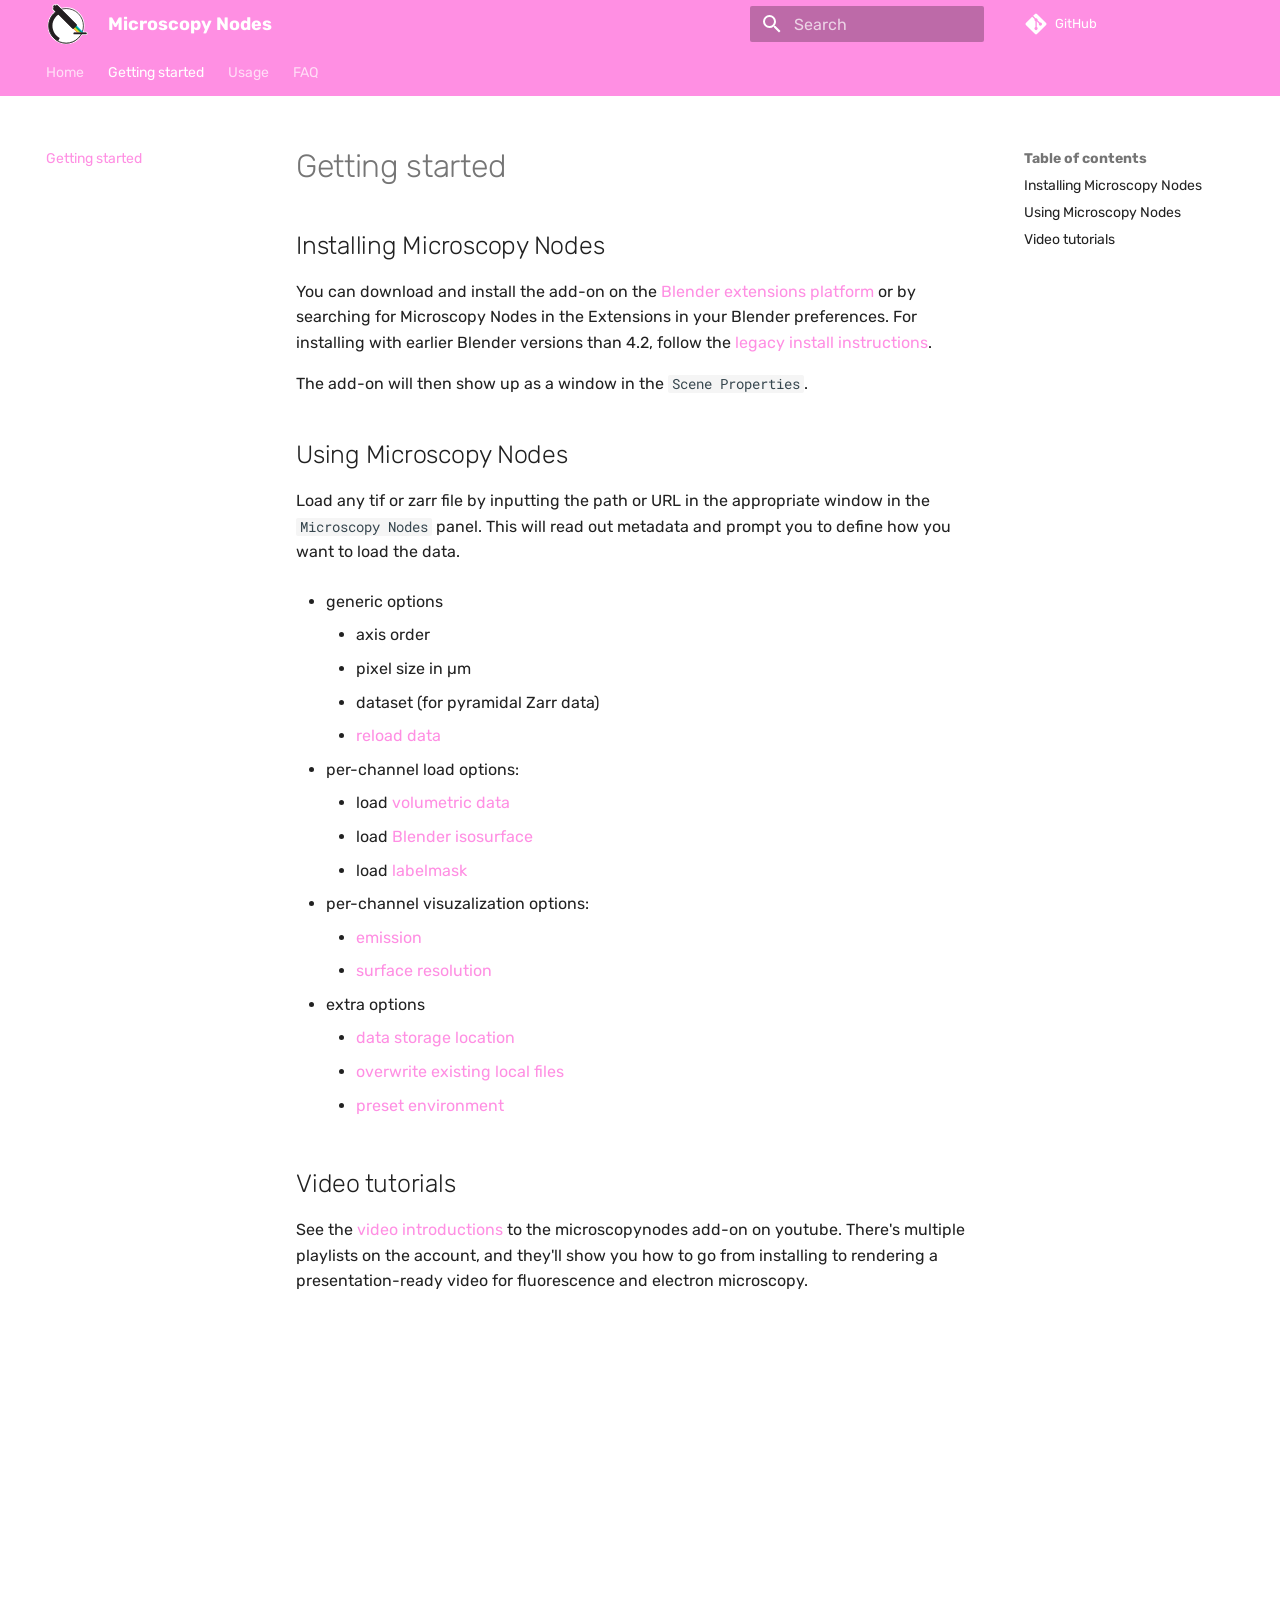
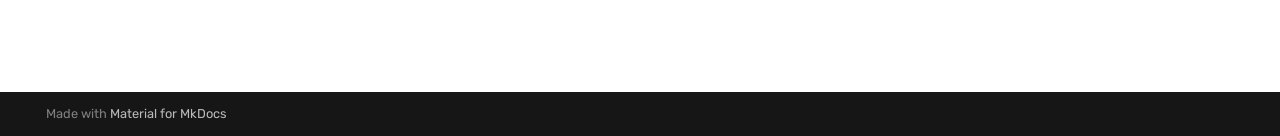
<file: new_user/index.html>
<!doctype html>
<html lang="en" class="no-js">
  <head>
    
      <meta charset="utf-8">
      <meta name="viewport" content="width=device-width,initial-scale=1">
      
      
      
      
        <link rel="prev" href="..">
      
      
        <link rel="next" href="../objects/">
      
      
      <link rel="icon" href="../figures/favicon.svg">
      <meta name="generator" content="mkdocs-1.6.1, mkdocs-material-9.5.45">
    
    
      
        <title>Getting started - Microscopy Nodes</title>
      
    
    
      <link rel="stylesheet" href="../assets/stylesheets/main.0253249f.min.css">
      
      


    
    
      
    
    
      
        
        
        <link rel="preconnect" href="https://fonts.gstatic.com" crossorigin>
        <link rel="stylesheet" href="https://fonts.googleapis.com/css?family=Rubik:300,300i,400,400i,700,700i%7CRoboto+Mono:400,400i,700,700i&display=fallback">
        <style>:root{--md-text-font:"Rubik";--md-code-font:"Roboto Mono"}</style>
      
    
    
      <link rel="stylesheet" href="../stylesheets/extra_css.css">
    
    <script>__md_scope=new URL("..",location),__md_hash=e=>[...e].reduce(((e,_)=>(e<<5)-e+_.charCodeAt(0)),0),__md_get=(e,_=localStorage,t=__md_scope)=>JSON.parse(_.getItem(t.pathname+"."+e)),__md_set=(e,_,t=localStorage,a=__md_scope)=>{try{t.setItem(a.pathname+"."+e,JSON.stringify(_))}catch(e){}}</script>
    
      

    
    
    
  </head>
  
  
    <body dir="ltr">
  
    
    <input class="md-toggle" data-md-toggle="drawer" type="checkbox" id="__drawer" autocomplete="off">
    <input class="md-toggle" data-md-toggle="search" type="checkbox" id="__search" autocomplete="off">
    <label class="md-overlay" for="__drawer"></label>
    <div data-md-component="skip">
      
        
        <a href="#installing-microscopy-nodes" class="md-skip">
          Skip to content
        </a>
      
    </div>
    <div data-md-component="announce">
      
    </div>
    
    
      

<header class="md-header" data-md-component="header">
  <nav class="md-header__inner md-grid" aria-label="Header">
    <a href=".." title="Microscopy Nodes" class="md-header__button md-logo" aria-label="Microscopy Nodes" data-md-component="logo">
      
  <img src="../figures/logo.svg" alt="logo">

    </a>
    <label class="md-header__button md-icon" for="__drawer">
      
      <svg xmlns="http://www.w3.org/2000/svg" viewBox="0 0 24 24"><path d="M3 6h18v2H3zm0 5h18v2H3zm0 5h18v2H3z"/></svg>
    </label>
    <div class="md-header__title" data-md-component="header-title">
      <div class="md-header__ellipsis">
        <div class="md-header__topic">
          <span class="md-ellipsis">
            Microscopy Nodes
          </span>
        </div>
        <div class="md-header__topic" data-md-component="header-topic">
          <span class="md-ellipsis">
            
              Getting started
            
          </span>
        </div>
      </div>
    </div>
    
    
      <script>var palette=__md_get("__palette");if(palette&&palette.color){if("(prefers-color-scheme)"===palette.color.media){var media=matchMedia("(prefers-color-scheme: light)"),input=document.querySelector(media.matches?"[data-md-color-media='(prefers-color-scheme: light)']":"[data-md-color-media='(prefers-color-scheme: dark)']");palette.color.media=input.getAttribute("data-md-color-media"),palette.color.scheme=input.getAttribute("data-md-color-scheme"),palette.color.primary=input.getAttribute("data-md-color-primary"),palette.color.accent=input.getAttribute("data-md-color-accent")}for(var[key,value]of Object.entries(palette.color))document.body.setAttribute("data-md-color-"+key,value)}</script>
    
    
    
      <label class="md-header__button md-icon" for="__search">
        
        <svg xmlns="http://www.w3.org/2000/svg" viewBox="0 0 24 24"><path d="M9.5 3A6.5 6.5 0 0 1 16 9.5c0 1.61-.59 3.09-1.56 4.23l.27.27h.79l5 5-1.5 1.5-5-5v-.79l-.27-.27A6.52 6.52 0 0 1 9.5 16 6.5 6.5 0 0 1 3 9.5 6.5 6.5 0 0 1 9.5 3m0 2C7 5 5 7 5 9.5S7 14 9.5 14 14 12 14 9.5 12 5 9.5 5"/></svg>
      </label>
      <div class="md-search" data-md-component="search" role="dialog">
  <label class="md-search__overlay" for="__search"></label>
  <div class="md-search__inner" role="search">
    <form class="md-search__form" name="search">
      <input type="text" class="md-search__input" name="query" aria-label="Search" placeholder="Search" autocapitalize="off" autocorrect="off" autocomplete="off" spellcheck="false" data-md-component="search-query" required>
      <label class="md-search__icon md-icon" for="__search">
        
        <svg xmlns="http://www.w3.org/2000/svg" viewBox="0 0 24 24"><path d="M9.5 3A6.5 6.5 0 0 1 16 9.5c0 1.61-.59 3.09-1.56 4.23l.27.27h.79l5 5-1.5 1.5-5-5v-.79l-.27-.27A6.52 6.52 0 0 1 9.5 16 6.5 6.5 0 0 1 3 9.5 6.5 6.5 0 0 1 9.5 3m0 2C7 5 5 7 5 9.5S7 14 9.5 14 14 12 14 9.5 12 5 9.5 5"/></svg>
        
        <svg xmlns="http://www.w3.org/2000/svg" viewBox="0 0 24 24"><path d="M20 11v2H8l5.5 5.5-1.42 1.42L4.16 12l7.92-7.92L13.5 5.5 8 11z"/></svg>
      </label>
      <nav class="md-search__options" aria-label="Search">
        
        <button type="reset" class="md-search__icon md-icon" title="Clear" aria-label="Clear" tabindex="-1">
          
          <svg xmlns="http://www.w3.org/2000/svg" viewBox="0 0 24 24"><path d="M19 6.41 17.59 5 12 10.59 6.41 5 5 6.41 10.59 12 5 17.59 6.41 19 12 13.41 17.59 19 19 17.59 13.41 12z"/></svg>
        </button>
      </nav>
      
    </form>
    <div class="md-search__output">
      <div class="md-search__scrollwrap" tabindex="0" data-md-scrollfix>
        <div class="md-search-result" data-md-component="search-result">
          <div class="md-search-result__meta">
            Initializing search
          </div>
          <ol class="md-search-result__list" role="presentation"></ol>
        </div>
      </div>
    </div>
  </div>
</div>
    
    
      <div class="md-header__source">
        <a href="https://github.com/oanegros/MicroscopyNodes" title="Go to repository" class="md-source" data-md-component="source">
  <div class="md-source__icon md-icon">
    
    <svg xmlns="http://www.w3.org/2000/svg" viewBox="0 0 448 512"><!--! Font Awesome Free 6.6.0 by @fontawesome - https://fontawesome.com License - https://fontawesome.com/license/free (Icons: CC BY 4.0, Fonts: SIL OFL 1.1, Code: MIT License) Copyright 2024 Fonticons, Inc.--><path d="M439.55 236.05 244 40.45a28.87 28.87 0 0 0-40.81 0l-40.66 40.63 51.52 51.52c27.06-9.14 52.68 16.77 43.39 43.68l49.66 49.66c34.23-11.8 61.18 31 35.47 56.69-26.49 26.49-70.21-2.87-56-37.34L240.22 199v121.85c25.3 12.54 22.26 41.85 9.08 55a34.34 34.34 0 0 1-48.55 0c-17.57-17.6-11.07-46.91 11.25-56v-123c-20.8-8.51-24.6-30.74-18.64-45L142.57 101 8.45 235.14a28.86 28.86 0 0 0 0 40.81l195.61 195.6a28.86 28.86 0 0 0 40.8 0l194.69-194.69a28.86 28.86 0 0 0 0-40.81"/></svg>
  </div>
  <div class="md-source__repository">
    GitHub
  </div>
</a>
      </div>
    
  </nav>
  
</header>
    
    <div class="md-container" data-md-component="container">
      
      
        
          
            
<nav class="md-tabs" aria-label="Tabs" data-md-component="tabs">
  <div class="md-grid">
    <ul class="md-tabs__list">
      
        
  
  
  
    <li class="md-tabs__item">
      <a href=".." class="md-tabs__link">
        
  
    
  
  Home

      </a>
    </li>
  

      
        
  
  
    
  
  
    <li class="md-tabs__item md-tabs__item--active">
      <a href="./" class="md-tabs__link">
        
  
    
  
  Getting started

      </a>
    </li>
  

      
        
  
  
  
    
    
      <li class="md-tabs__item">
        <a href="../objects/" class="md-tabs__link">
          
  
  Usage

        </a>
      </li>
    
  

      
        
  
  
  
    <li class="md-tabs__item">
      <a href="../faq/" class="md-tabs__link">
        
  
    
  
  FAQ

      </a>
    </li>
  

      
    </ul>
  </div>
</nav>
          
        
      
      <main class="md-main" data-md-component="main">
        <div class="md-main__inner md-grid">
          
            
              
              <div class="md-sidebar md-sidebar--primary" data-md-component="sidebar" data-md-type="navigation" >
                <div class="md-sidebar__scrollwrap">
                  <div class="md-sidebar__inner">
                    


  


<nav class="md-nav md-nav--primary md-nav--lifted" aria-label="Navigation" data-md-level="0">
  <label class="md-nav__title" for="__drawer">
    <a href=".." title="Microscopy Nodes" class="md-nav__button md-logo" aria-label="Microscopy Nodes" data-md-component="logo">
      
  <img src="../figures/logo.svg" alt="logo">

    </a>
    Microscopy Nodes
  </label>
  
    <div class="md-nav__source">
      <a href="https://github.com/oanegros/MicroscopyNodes" title="Go to repository" class="md-source" data-md-component="source">
  <div class="md-source__icon md-icon">
    
    <svg xmlns="http://www.w3.org/2000/svg" viewBox="0 0 448 512"><!--! Font Awesome Free 6.6.0 by @fontawesome - https://fontawesome.com License - https://fontawesome.com/license/free (Icons: CC BY 4.0, Fonts: SIL OFL 1.1, Code: MIT License) Copyright 2024 Fonticons, Inc.--><path d="M439.55 236.05 244 40.45a28.87 28.87 0 0 0-40.81 0l-40.66 40.63 51.52 51.52c27.06-9.14 52.68 16.77 43.39 43.68l49.66 49.66c34.23-11.8 61.18 31 35.47 56.69-26.49 26.49-70.21-2.87-56-37.34L240.22 199v121.85c25.3 12.54 22.26 41.85 9.08 55a34.34 34.34 0 0 1-48.55 0c-17.57-17.6-11.07-46.91 11.25-56v-123c-20.8-8.51-24.6-30.74-18.64-45L142.57 101 8.45 235.14a28.86 28.86 0 0 0 0 40.81l195.61 195.6a28.86 28.86 0 0 0 40.8 0l194.69-194.69a28.86 28.86 0 0 0 0-40.81"/></svg>
  </div>
  <div class="md-source__repository">
    GitHub
  </div>
</a>
    </div>
  
  <ul class="md-nav__list" data-md-scrollfix>
    
      
      
  
  
  
  
    <li class="md-nav__item">
      <a href=".." class="md-nav__link">
        
  
  <span class="md-ellipsis">
    Home
  </span>
  

      </a>
    </li>
  

    
      
      
  
  
    
  
  
  
    <li class="md-nav__item md-nav__item--active">
      
      <input class="md-nav__toggle md-toggle" type="checkbox" id="__toc">
      
      
      
        <label class="md-nav__link md-nav__link--active" for="__toc">
          
  
  <span class="md-ellipsis">
    Getting started
  </span>
  

          <span class="md-nav__icon md-icon"></span>
        </label>
      
      <a href="./" class="md-nav__link md-nav__link--active">
        
  
  <span class="md-ellipsis">
    Getting started
  </span>
  

      </a>
      
        

<nav class="md-nav md-nav--secondary" aria-label="Table of contents">
  
  
  
  
    <label class="md-nav__title" for="__toc">
      <span class="md-nav__icon md-icon"></span>
      Table of contents
    </label>
    <ul class="md-nav__list" data-md-component="toc" data-md-scrollfix>
      
        <li class="md-nav__item">
  <a href="#installing-microscopy-nodes" class="md-nav__link">
    <span class="md-ellipsis">
      Installing Microscopy Nodes
    </span>
  </a>
  
</li>
      
        <li class="md-nav__item">
  <a href="#using-microscopy-nodes" class="md-nav__link">
    <span class="md-ellipsis">
      Using Microscopy Nodes
    </span>
  </a>
  
</li>
      
        <li class="md-nav__item">
  <a href="#video-tutorials" class="md-nav__link">
    <span class="md-ellipsis">
      Video tutorials
    </span>
  </a>
  
</li>
      
    </ul>
  
</nav>
      
    </li>
  

    
      
      
  
  
  
  
    
    
    
      
      
    
    
    <li class="md-nav__item md-nav__item--nested">
      
        
        
        <input class="md-nav__toggle md-toggle " type="checkbox" id="__nav_3" >
        
          
          <label class="md-nav__link" for="__nav_3" id="__nav_3_label" tabindex="0">
            
  
  <span class="md-ellipsis">
    Usage
  </span>
  

            <span class="md-nav__icon md-icon"></span>
          </label>
        
        <nav class="md-nav" data-md-level="1" aria-labelledby="__nav_3_label" aria-expanded="false">
          <label class="md-nav__title" for="__nav_3">
            <span class="md-nav__icon md-icon"></span>
            Usage
          </label>
          <ul class="md-nav__list" data-md-scrollfix>
            
              
                
  
  
  
  
    <li class="md-nav__item">
      <a href="../objects/" class="md-nav__link">
        
  
  <span class="md-ellipsis">
    Objects
  </span>
  

      </a>
    </li>
  

              
            
              
                
  
  
  
  
    <li class="md-nav__item">
      <a href="../settings/" class="md-nav__link">
        
  
  <span class="md-ellipsis">
    Import settings
  </span>
  

      </a>
    </li>
  

              
            
              
                
  
  
  
  
    <li class="md-nav__item">
      <a href="../file_types/" class="md-nav__link">
        
  
  <span class="md-ellipsis">
    File types
  </span>
  

      </a>
    </li>
  

              
            
              
                
  
  
  
  
    <li class="md-nav__item">
      <a href="../background/" class="md-nav__link">
        
  
  <span class="md-ellipsis">
    Headless operation
  </span>
  

      </a>
    </li>
  

              
            
          </ul>
        </nav>
      
    </li>
  

    
      
      
  
  
  
  
    <li class="md-nav__item">
      <a href="../faq/" class="md-nav__link">
        
  
  <span class="md-ellipsis">
    FAQ
  </span>
  

      </a>
    </li>
  

    
  </ul>
</nav>
                  </div>
                </div>
              </div>
            
            
              
              <div class="md-sidebar md-sidebar--secondary" data-md-component="sidebar" data-md-type="toc" >
                <div class="md-sidebar__scrollwrap">
                  <div class="md-sidebar__inner">
                    

<nav class="md-nav md-nav--secondary" aria-label="Table of contents">
  
  
  
  
    <label class="md-nav__title" for="__toc">
      <span class="md-nav__icon md-icon"></span>
      Table of contents
    </label>
    <ul class="md-nav__list" data-md-component="toc" data-md-scrollfix>
      
        <li class="md-nav__item">
  <a href="#installing-microscopy-nodes" class="md-nav__link">
    <span class="md-ellipsis">
      Installing Microscopy Nodes
    </span>
  </a>
  
</li>
      
        <li class="md-nav__item">
  <a href="#using-microscopy-nodes" class="md-nav__link">
    <span class="md-ellipsis">
      Using Microscopy Nodes
    </span>
  </a>
  
</li>
      
        <li class="md-nav__item">
  <a href="#video-tutorials" class="md-nav__link">
    <span class="md-ellipsis">
      Video tutorials
    </span>
  </a>
  
</li>
      
    </ul>
  
</nav>
                  </div>
                </div>
              </div>
            
          
          
            <div class="md-content" data-md-component="content">
              <article class="md-content__inner md-typeset">
                
                  

  
  


  <h1>Getting started</h1>

<h2 id="installing-microscopy-nodes">Installing Microscopy Nodes</h2>
<p>You can download and install the add-on on the <a href="https://extensions.blender.org/add-ons/microscopynodes/">Blender extensions platform</a> or by searching for Microscopy Nodes in the Extensions in your Blender preferences. For installing with earlier Blender versions than 4.2, follow the <a href="../outdated/">legacy install instructions</a>.</p>
<p>The add-on will then show up as a window in the <code>Scene Properties</code>.</p>
<h2 id="using-microscopy-nodes">Using Microscopy Nodes</h2>
<p>Load any tif or zarr file by inputting the path or URL in the appropriate window in the <code>Microscopy Nodes</code> panel. This will read out metadata and prompt you to define how you want to load the data.</p>
<ul>
<li>
<p>generic options</p>
<ul>
<li>axis order</li>
<li>pixel size in µm</li>
<li>dataset (for pyramidal Zarr data)</li>
<li><a href="../settings/#reload">reload data</a></li>
</ul>
</li>
<li>
<p>per-channel load options:</p>
<ul>
<li>load <a href="../objects/#volumes">volumetric data</a></li>
<li>load <a href="../objects/#surfaces">Blender isosurface</a></li>
<li>load <a href="../objects/#masks">labelmask</a></li>
</ul>
</li>
<li>
<p>per-channel visuzalization options:</p>
<ul>
<li><a href="../settings/#emission">emission</a></li>
<li><a href="../settings/#surface-resolution">surface resolution</a></li>
</ul>
</li>
<li>
<p>extra options</p>
<ul>
<li><a href="../settings/#resave-location">data storage location</a></li>
<li><a href="../settings/#overwrite">overwrite existing local files</a></li>
<li><a href="../settings/#preset-environment">preset environment</a></li>
</ul>
</li>
</ul>
<h2 id="video-tutorials">Video tutorials</h2>
<p>See the <a href="https://www.youtube.com/playlist?list=PLAv6_GEMrbKdpje81juHowSCw-gWOJwy5">video introductions</a> to the microscopynodes add-on on youtube. There's multiple playlists on the account, and they'll show you how to go from installing to rendering a presentation-ready video for fluorescence and electron microscopy.</p>
<iframe width="640" height="350" src="https://www.youtube.com/embed/kAO2lYJ_bPI?si=VLonO7hMUGePX68g" title="YouTube video player" frameborder="0" allow="accelerometer; autoplay; clipboard-write; encrypted-media; gyroscope; picture-in-picture; web-share" referrerpolicy="strict-origin-when-cross-origin" allowfullscreen></iframe>












                
              </article>
            </div>
          
          
<script>var target=document.getElementById(location.hash.slice(1));target&&target.name&&(target.checked=target.name.startsWith("__tabbed_"))</script>
        </div>
        
      </main>
      
        <footer class="md-footer">
  
  <div class="md-footer-meta md-typeset">
    <div class="md-footer-meta__inner md-grid">
      <div class="md-copyright">
  
  
    Made with
    <a href="https://squidfunk.github.io/mkdocs-material/" target="_blank" rel="noopener">
      Material for MkDocs
    </a>
  
</div>
      
    </div>
  </div>
</footer>
      
    </div>
    <div class="md-dialog" data-md-component="dialog">
      <div class="md-dialog__inner md-typeset"></div>
    </div>
    
    
    <script id="__config" type="application/json">{"base": "..", "features": ["navigation.tabs"], "search": "../assets/javascripts/workers/search.6ce7567c.min.js", "translations": {"clipboard.copied": "Copied to clipboard", "clipboard.copy": "Copy to clipboard", "search.result.more.one": "1 more on this page", "search.result.more.other": "# more on this page", "search.result.none": "No matching documents", "search.result.one": "1 matching document", "search.result.other": "# matching documents", "search.result.placeholder": "Type to start searching", "search.result.term.missing": "Missing", "select.version": "Select version"}}</script>
    
    
      <script src="../assets/javascripts/bundle.83f73b43.min.js"></script>
      
    
  </body>
</html>
</file>
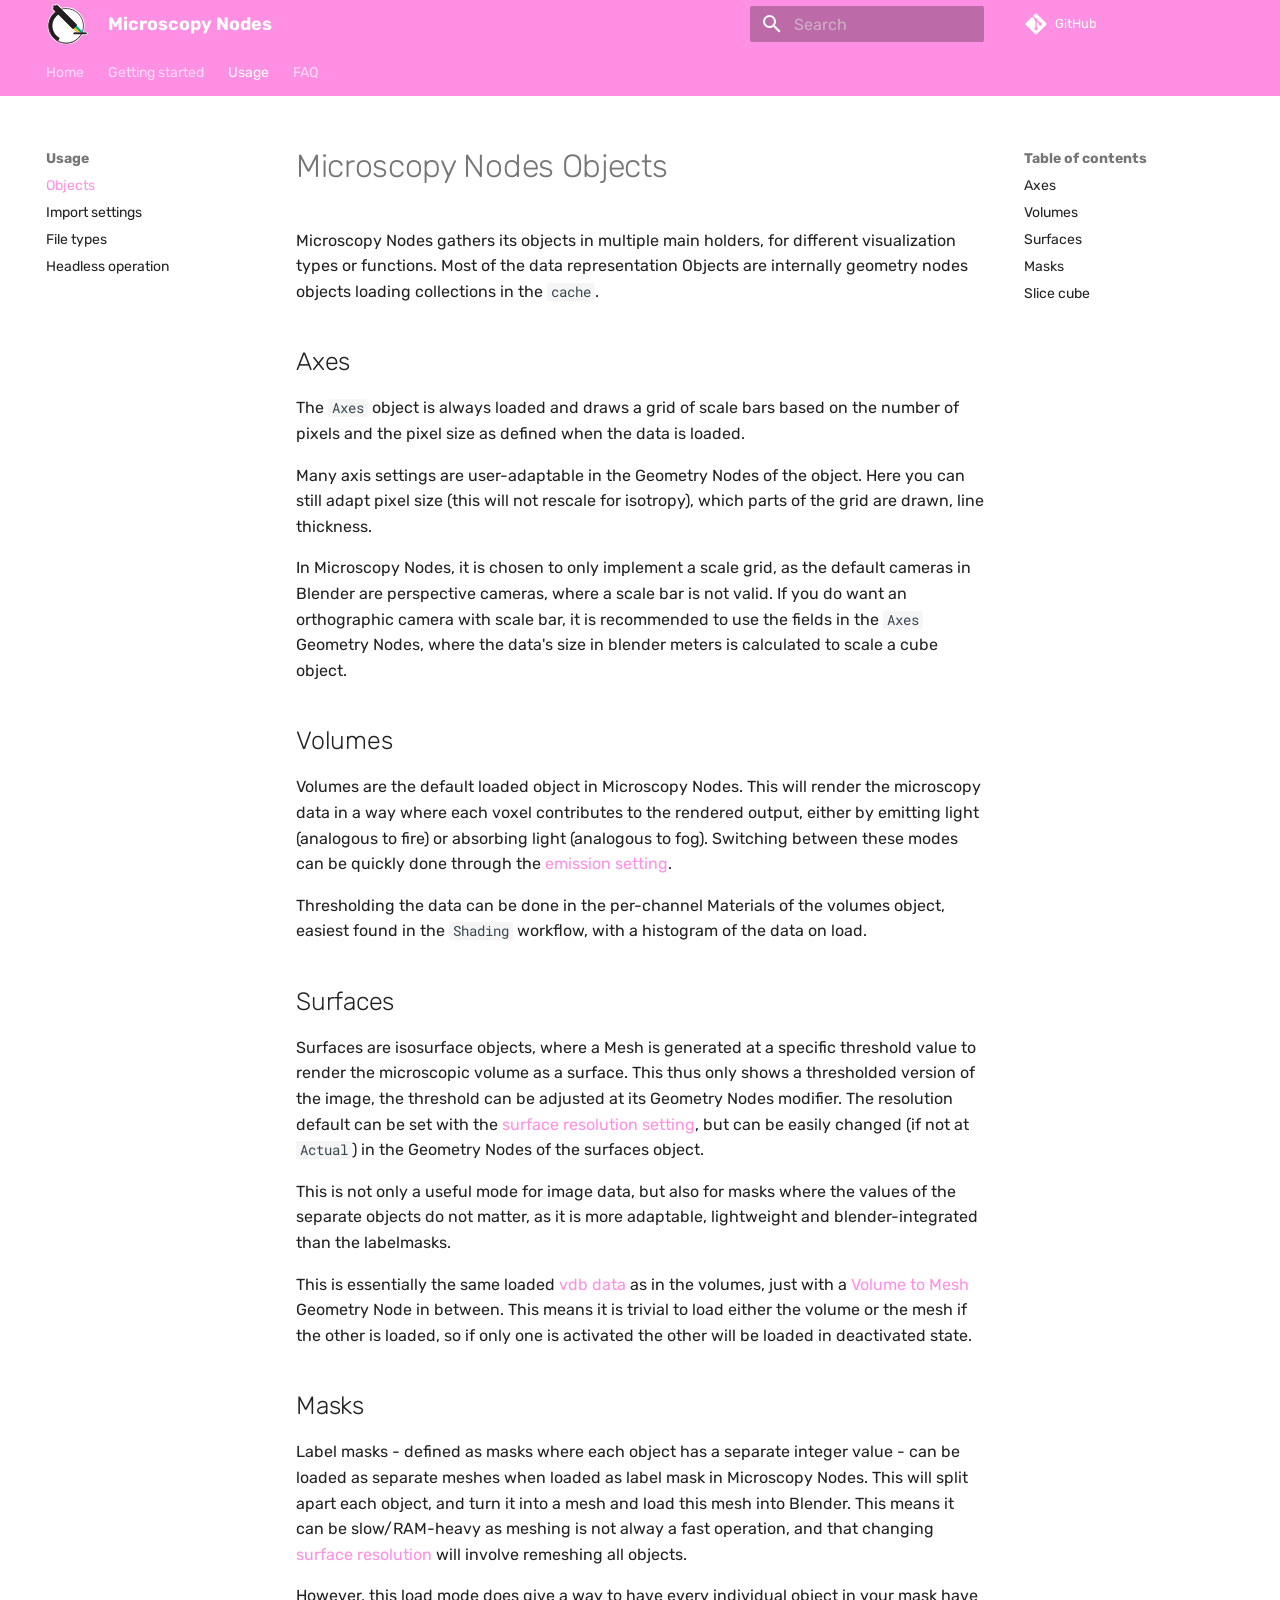
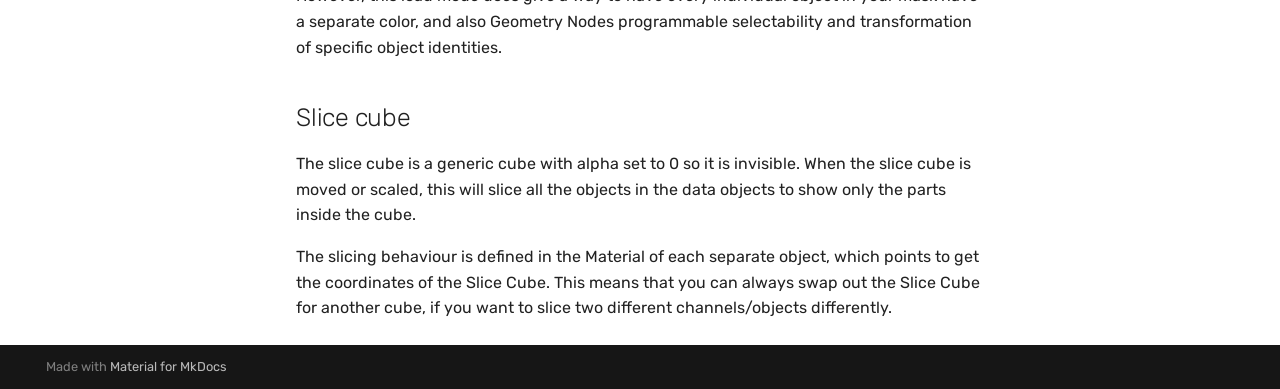
<file: objects/index.html>
<!doctype html>
<html lang="en" class="no-js">
  <head>
    
      <meta charset="utf-8">
      <meta name="viewport" content="width=device-width,initial-scale=1">
      
      
      
      
        <link rel="prev" href="../new_user/">
      
      
        <link rel="next" href="../settings/">
      
      
      <link rel="icon" href="../figures/favicon.svg">
      <meta name="generator" content="mkdocs-1.6.1, mkdocs-material-9.5.45">
    
    
      
        <title>Objects - Microscopy Nodes</title>
      
    
    
      <link rel="stylesheet" href="../assets/stylesheets/main.0253249f.min.css">
      
      


    
    
      
    
    
      
        
        
        <link rel="preconnect" href="https://fonts.gstatic.com" crossorigin>
        <link rel="stylesheet" href="https://fonts.googleapis.com/css?family=Rubik:300,300i,400,400i,700,700i%7CRoboto+Mono:400,400i,700,700i&display=fallback">
        <style>:root{--md-text-font:"Rubik";--md-code-font:"Roboto Mono"}</style>
      
    
    
      <link rel="stylesheet" href="../stylesheets/extra_css.css">
    
    <script>__md_scope=new URL("..",location),__md_hash=e=>[...e].reduce(((e,_)=>(e<<5)-e+_.charCodeAt(0)),0),__md_get=(e,_=localStorage,t=__md_scope)=>JSON.parse(_.getItem(t.pathname+"."+e)),__md_set=(e,_,t=localStorage,a=__md_scope)=>{try{t.setItem(a.pathname+"."+e,JSON.stringify(_))}catch(e){}}</script>
    
      

    
    
    
  </head>
  
  
    <body dir="ltr">
  
    
    <input class="md-toggle" data-md-toggle="drawer" type="checkbox" id="__drawer" autocomplete="off">
    <input class="md-toggle" data-md-toggle="search" type="checkbox" id="__search" autocomplete="off">
    <label class="md-overlay" for="__drawer"></label>
    <div data-md-component="skip">
      
        
        <a href="#microscopy-nodes-objects" class="md-skip">
          Skip to content
        </a>
      
    </div>
    <div data-md-component="announce">
      
    </div>
    
    
      

<header class="md-header" data-md-component="header">
  <nav class="md-header__inner md-grid" aria-label="Header">
    <a href=".." title="Microscopy Nodes" class="md-header__button md-logo" aria-label="Microscopy Nodes" data-md-component="logo">
      
  <img src="../figures/logo.svg" alt="logo">

    </a>
    <label class="md-header__button md-icon" for="__drawer">
      
      <svg xmlns="http://www.w3.org/2000/svg" viewBox="0 0 24 24"><path d="M3 6h18v2H3zm0 5h18v2H3zm0 5h18v2H3z"/></svg>
    </label>
    <div class="md-header__title" data-md-component="header-title">
      <div class="md-header__ellipsis">
        <div class="md-header__topic">
          <span class="md-ellipsis">
            Microscopy Nodes
          </span>
        </div>
        <div class="md-header__topic" data-md-component="header-topic">
          <span class="md-ellipsis">
            
              Objects
            
          </span>
        </div>
      </div>
    </div>
    
    
      <script>var palette=__md_get("__palette");if(palette&&palette.color){if("(prefers-color-scheme)"===palette.color.media){var media=matchMedia("(prefers-color-scheme: light)"),input=document.querySelector(media.matches?"[data-md-color-media='(prefers-color-scheme: light)']":"[data-md-color-media='(prefers-color-scheme: dark)']");palette.color.media=input.getAttribute("data-md-color-media"),palette.color.scheme=input.getAttribute("data-md-color-scheme"),palette.color.primary=input.getAttribute("data-md-color-primary"),palette.color.accent=input.getAttribute("data-md-color-accent")}for(var[key,value]of Object.entries(palette.color))document.body.setAttribute("data-md-color-"+key,value)}</script>
    
    
    
      <label class="md-header__button md-icon" for="__search">
        
        <svg xmlns="http://www.w3.org/2000/svg" viewBox="0 0 24 24"><path d="M9.5 3A6.5 6.5 0 0 1 16 9.5c0 1.61-.59 3.09-1.56 4.23l.27.27h.79l5 5-1.5 1.5-5-5v-.79l-.27-.27A6.52 6.52 0 0 1 9.5 16 6.5 6.5 0 0 1 3 9.5 6.5 6.5 0 0 1 9.5 3m0 2C7 5 5 7 5 9.5S7 14 9.5 14 14 12 14 9.5 12 5 9.5 5"/></svg>
      </label>
      <div class="md-search" data-md-component="search" role="dialog">
  <label class="md-search__overlay" for="__search"></label>
  <div class="md-search__inner" role="search">
    <form class="md-search__form" name="search">
      <input type="text" class="md-search__input" name="query" aria-label="Search" placeholder="Search" autocapitalize="off" autocorrect="off" autocomplete="off" spellcheck="false" data-md-component="search-query" required>
      <label class="md-search__icon md-icon" for="__search">
        
        <svg xmlns="http://www.w3.org/2000/svg" viewBox="0 0 24 24"><path d="M9.5 3A6.5 6.5 0 0 1 16 9.5c0 1.61-.59 3.09-1.56 4.23l.27.27h.79l5 5-1.5 1.5-5-5v-.79l-.27-.27A6.52 6.52 0 0 1 9.5 16 6.5 6.5 0 0 1 3 9.5 6.5 6.5 0 0 1 9.5 3m0 2C7 5 5 7 5 9.5S7 14 9.5 14 14 12 14 9.5 12 5 9.5 5"/></svg>
        
        <svg xmlns="http://www.w3.org/2000/svg" viewBox="0 0 24 24"><path d="M20 11v2H8l5.5 5.5-1.42 1.42L4.16 12l7.92-7.92L13.5 5.5 8 11z"/></svg>
      </label>
      <nav class="md-search__options" aria-label="Search">
        
        <button type="reset" class="md-search__icon md-icon" title="Clear" aria-label="Clear" tabindex="-1">
          
          <svg xmlns="http://www.w3.org/2000/svg" viewBox="0 0 24 24"><path d="M19 6.41 17.59 5 12 10.59 6.41 5 5 6.41 10.59 12 5 17.59 6.41 19 12 13.41 17.59 19 19 17.59 13.41 12z"/></svg>
        </button>
      </nav>
      
    </form>
    <div class="md-search__output">
      <div class="md-search__scrollwrap" tabindex="0" data-md-scrollfix>
        <div class="md-search-result" data-md-component="search-result">
          <div class="md-search-result__meta">
            Initializing search
          </div>
          <ol class="md-search-result__list" role="presentation"></ol>
        </div>
      </div>
    </div>
  </div>
</div>
    
    
      <div class="md-header__source">
        <a href="https://github.com/oanegros/MicroscopyNodes" title="Go to repository" class="md-source" data-md-component="source">
  <div class="md-source__icon md-icon">
    
    <svg xmlns="http://www.w3.org/2000/svg" viewBox="0 0 448 512"><!--! Font Awesome Free 6.6.0 by @fontawesome - https://fontawesome.com License - https://fontawesome.com/license/free (Icons: CC BY 4.0, Fonts: SIL OFL 1.1, Code: MIT License) Copyright 2024 Fonticons, Inc.--><path d="M439.55 236.05 244 40.45a28.87 28.87 0 0 0-40.81 0l-40.66 40.63 51.52 51.52c27.06-9.14 52.68 16.77 43.39 43.68l49.66 49.66c34.23-11.8 61.18 31 35.47 56.69-26.49 26.49-70.21-2.87-56-37.34L240.22 199v121.85c25.3 12.54 22.26 41.85 9.08 55a34.34 34.34 0 0 1-48.55 0c-17.57-17.6-11.07-46.91 11.25-56v-123c-20.8-8.51-24.6-30.74-18.64-45L142.57 101 8.45 235.14a28.86 28.86 0 0 0 0 40.81l195.61 195.6a28.86 28.86 0 0 0 40.8 0l194.69-194.69a28.86 28.86 0 0 0 0-40.81"/></svg>
  </div>
  <div class="md-source__repository">
    GitHub
  </div>
</a>
      </div>
    
  </nav>
  
</header>
    
    <div class="md-container" data-md-component="container">
      
      
        
          
            
<nav class="md-tabs" aria-label="Tabs" data-md-component="tabs">
  <div class="md-grid">
    <ul class="md-tabs__list">
      
        
  
  
  
    <li class="md-tabs__item">
      <a href=".." class="md-tabs__link">
        
  
    
  
  Home

      </a>
    </li>
  

      
        
  
  
  
    <li class="md-tabs__item">
      <a href="../new_user/" class="md-tabs__link">
        
  
    
  
  Getting started

      </a>
    </li>
  

      
        
  
  
    
  
  
    
    
      <li class="md-tabs__item md-tabs__item--active">
        <a href="./" class="md-tabs__link">
          
  
  Usage

        </a>
      </li>
    
  

      
        
  
  
  
    <li class="md-tabs__item">
      <a href="../faq/" class="md-tabs__link">
        
  
    
  
  FAQ

      </a>
    </li>
  

      
    </ul>
  </div>
</nav>
          
        
      
      <main class="md-main" data-md-component="main">
        <div class="md-main__inner md-grid">
          
            
              
              <div class="md-sidebar md-sidebar--primary" data-md-component="sidebar" data-md-type="navigation" >
                <div class="md-sidebar__scrollwrap">
                  <div class="md-sidebar__inner">
                    


  


<nav class="md-nav md-nav--primary md-nav--lifted" aria-label="Navigation" data-md-level="0">
  <label class="md-nav__title" for="__drawer">
    <a href=".." title="Microscopy Nodes" class="md-nav__button md-logo" aria-label="Microscopy Nodes" data-md-component="logo">
      
  <img src="../figures/logo.svg" alt="logo">

    </a>
    Microscopy Nodes
  </label>
  
    <div class="md-nav__source">
      <a href="https://github.com/oanegros/MicroscopyNodes" title="Go to repository" class="md-source" data-md-component="source">
  <div class="md-source__icon md-icon">
    
    <svg xmlns="http://www.w3.org/2000/svg" viewBox="0 0 448 512"><!--! Font Awesome Free 6.6.0 by @fontawesome - https://fontawesome.com License - https://fontawesome.com/license/free (Icons: CC BY 4.0, Fonts: SIL OFL 1.1, Code: MIT License) Copyright 2024 Fonticons, Inc.--><path d="M439.55 236.05 244 40.45a28.87 28.87 0 0 0-40.81 0l-40.66 40.63 51.52 51.52c27.06-9.14 52.68 16.77 43.39 43.68l49.66 49.66c34.23-11.8 61.18 31 35.47 56.69-26.49 26.49-70.21-2.87-56-37.34L240.22 199v121.85c25.3 12.54 22.26 41.85 9.08 55a34.34 34.34 0 0 1-48.55 0c-17.57-17.6-11.07-46.91 11.25-56v-123c-20.8-8.51-24.6-30.74-18.64-45L142.57 101 8.45 235.14a28.86 28.86 0 0 0 0 40.81l195.61 195.6a28.86 28.86 0 0 0 40.8 0l194.69-194.69a28.86 28.86 0 0 0 0-40.81"/></svg>
  </div>
  <div class="md-source__repository">
    GitHub
  </div>
</a>
    </div>
  
  <ul class="md-nav__list" data-md-scrollfix>
    
      
      
  
  
  
  
    <li class="md-nav__item">
      <a href=".." class="md-nav__link">
        
  
  <span class="md-ellipsis">
    Home
  </span>
  

      </a>
    </li>
  

    
      
      
  
  
  
  
    <li class="md-nav__item">
      <a href="../new_user/" class="md-nav__link">
        
  
  <span class="md-ellipsis">
    Getting started
  </span>
  

      </a>
    </li>
  

    
      
      
  
  
    
  
  
  
    
    
    
      
        
        
      
      
    
    
    <li class="md-nav__item md-nav__item--active md-nav__item--section md-nav__item--nested">
      
        
        
        <input class="md-nav__toggle md-toggle " type="checkbox" id="__nav_3" checked>
        
          
          <label class="md-nav__link" for="__nav_3" id="__nav_3_label" tabindex="">
            
  
  <span class="md-ellipsis">
    Usage
  </span>
  

            <span class="md-nav__icon md-icon"></span>
          </label>
        
        <nav class="md-nav" data-md-level="1" aria-labelledby="__nav_3_label" aria-expanded="true">
          <label class="md-nav__title" for="__nav_3">
            <span class="md-nav__icon md-icon"></span>
            Usage
          </label>
          <ul class="md-nav__list" data-md-scrollfix>
            
              
                
  
  
    
  
  
  
    <li class="md-nav__item md-nav__item--active">
      
      <input class="md-nav__toggle md-toggle" type="checkbox" id="__toc">
      
      
        
      
      
        <label class="md-nav__link md-nav__link--active" for="__toc">
          
  
  <span class="md-ellipsis">
    Objects
  </span>
  

          <span class="md-nav__icon md-icon"></span>
        </label>
      
      <a href="./" class="md-nav__link md-nav__link--active">
        
  
  <span class="md-ellipsis">
    Objects
  </span>
  

      </a>
      
        

<nav class="md-nav md-nav--secondary" aria-label="Table of contents">
  
  
  
    
  
  
    <label class="md-nav__title" for="__toc">
      <span class="md-nav__icon md-icon"></span>
      Table of contents
    </label>
    <ul class="md-nav__list" data-md-component="toc" data-md-scrollfix>
      
        <li class="md-nav__item">
  <a href="#axes" class="md-nav__link">
    <span class="md-ellipsis">
      Axes
    </span>
  </a>
  
</li>
      
        <li class="md-nav__item">
  <a href="#volumes" class="md-nav__link">
    <span class="md-ellipsis">
      Volumes
    </span>
  </a>
  
</li>
      
        <li class="md-nav__item">
  <a href="#surfaces" class="md-nav__link">
    <span class="md-ellipsis">
      Surfaces
    </span>
  </a>
  
</li>
      
        <li class="md-nav__item">
  <a href="#masks" class="md-nav__link">
    <span class="md-ellipsis">
      Masks
    </span>
  </a>
  
</li>
      
        <li class="md-nav__item">
  <a href="#slice-cube" class="md-nav__link">
    <span class="md-ellipsis">
      Slice cube
    </span>
  </a>
  
</li>
      
    </ul>
  
</nav>
      
    </li>
  

              
            
              
                
  
  
  
  
    <li class="md-nav__item">
      <a href="../settings/" class="md-nav__link">
        
  
  <span class="md-ellipsis">
    Import settings
  </span>
  

      </a>
    </li>
  

              
            
              
                
  
  
  
  
    <li class="md-nav__item">
      <a href="../file_types/" class="md-nav__link">
        
  
  <span class="md-ellipsis">
    File types
  </span>
  

      </a>
    </li>
  

              
            
              
                
  
  
  
  
    <li class="md-nav__item">
      <a href="../background/" class="md-nav__link">
        
  
  <span class="md-ellipsis">
    Headless operation
  </span>
  

      </a>
    </li>
  

              
            
          </ul>
        </nav>
      
    </li>
  

    
      
      
  
  
  
  
    <li class="md-nav__item">
      <a href="../faq/" class="md-nav__link">
        
  
  <span class="md-ellipsis">
    FAQ
  </span>
  

      </a>
    </li>
  

    
  </ul>
</nav>
                  </div>
                </div>
              </div>
            
            
              
              <div class="md-sidebar md-sidebar--secondary" data-md-component="sidebar" data-md-type="toc" >
                <div class="md-sidebar__scrollwrap">
                  <div class="md-sidebar__inner">
                    

<nav class="md-nav md-nav--secondary" aria-label="Table of contents">
  
  
  
    
  
  
    <label class="md-nav__title" for="__toc">
      <span class="md-nav__icon md-icon"></span>
      Table of contents
    </label>
    <ul class="md-nav__list" data-md-component="toc" data-md-scrollfix>
      
        <li class="md-nav__item">
  <a href="#axes" class="md-nav__link">
    <span class="md-ellipsis">
      Axes
    </span>
  </a>
  
</li>
      
        <li class="md-nav__item">
  <a href="#volumes" class="md-nav__link">
    <span class="md-ellipsis">
      Volumes
    </span>
  </a>
  
</li>
      
        <li class="md-nav__item">
  <a href="#surfaces" class="md-nav__link">
    <span class="md-ellipsis">
      Surfaces
    </span>
  </a>
  
</li>
      
        <li class="md-nav__item">
  <a href="#masks" class="md-nav__link">
    <span class="md-ellipsis">
      Masks
    </span>
  </a>
  
</li>
      
        <li class="md-nav__item">
  <a href="#slice-cube" class="md-nav__link">
    <span class="md-ellipsis">
      Slice cube
    </span>
  </a>
  
</li>
      
    </ul>
  
</nav>
                  </div>
                </div>
              </div>
            
          
          
            <div class="md-content" data-md-component="content">
              <article class="md-content__inner md-typeset">
                
                  

  
  


<h1 id="microscopy-nodes-objects">Microscopy Nodes Objects</h1>
<p>Microscopy Nodes gathers its objects in multiple main holders, for different visualization types or functions. Most of the data representation Objects are internally geometry nodes objects loading collections in the <code>cache</code>. </p>
<h2 id="axes">Axes</h2>
<p>The <code>Axes</code> object is always loaded and draws a grid of scale bars based on the number of pixels and the pixel size as defined when the data is loaded. </p>
<p>Many axis settings are user-adaptable in the Geometry Nodes of the object. Here you can still adapt pixel size (this will not rescale for isotropy), which parts of the grid are drawn, line thickness. </p>
<p>In Microscopy Nodes, it is chosen to only implement a scale grid, as the default cameras in Blender are perspective cameras, where a scale bar is not valid. If you do want an orthographic camera with scale bar, it is recommended to use the fields in the <code>Axes</code> Geometry Nodes, where the data's size in blender meters is calculated to scale a cube object.</p>
<h2 id="volumes">Volumes</h2>
<p>Volumes are the default loaded object in Microscopy Nodes. This will render the microscopy data in a way where each voxel contributes to the rendered output, either by emitting light (analogous to fire) or absorbing light (analogous to fog). Switching between these modes can be quickly done through the <a href="../settings/#emission">emission setting</a>.</p>
<p>Thresholding the data can be done in the per-channel Materials of the volumes object, easiest found in the <code>Shading</code> workflow, with a histogram of the data on load.</p>
<h2 id="surfaces">Surfaces</h2>
<p>Surfaces are isosurface objects, where a Mesh is generated at a specific threshold value to render the microscopic volume as a surface. This thus only shows a thresholded version of the image, the threshold can be adjusted at its Geometry Nodes modifier. The resolution default can be set with the <a href="../settings/#surface-resolution">surface resolution setting</a>, but can be easily changed (if not at <code>Actual</code>) in the Geometry Nodes of the surfaces object. </p>
<p>This is not only a useful mode for image data, but also for masks where the values of the separate objects do not matter, as it is more adaptable, lightweight and blender-integrated than the labelmasks.</p>
<p>This is essentially the same loaded <a href="../file_types/#vdb-files">vdb data</a> as in the volumes, just with a <a href="https://docs.blender.org/manual/en/latest/modeling/geometry_nodes/volume/operations/volume_to_mesh.html#volume-to-mesh-node">Volume to Mesh</a> Geometry Node in between. This means it is trivial to load either the volume or the mesh if the other is loaded, so if only one is activated the other will be loaded in deactivated state.</p>
<h2 id="masks">Masks</h2>
<p>Label masks - defined as masks where each object has a separate integer value - can be loaded as separate meshes when loaded as label mask in Microscopy Nodes. This will split apart each object, and turn it into a mesh and load this mesh into Blender. This means it can be slow/RAM-heavy as meshing is not alway a fast operation, and that changing <a href="../settings/#surface-resolution">surface resolution</a> will involve remeshing all objects.</p>
<p>However, this load mode does give a way to have every individual object in your mask have a separate color, and also Geometry Nodes programmable selectability and transformation of specific object identities.</p>
<h2 id="slice-cube">Slice cube</h2>
<p>The slice cube is a generic cube with alpha set to 0 so it is invisible. When the slice cube is moved or scaled, this will slice all the objects in the data objects to show only the parts inside the cube. </p>
<p>The slicing behaviour is defined in the Material of each separate object, which points to get the coordinates of the Slice Cube. This means that you can always swap out the Slice Cube for another cube, if you want to slice two different channels/objects differently. </p>












                
              </article>
            </div>
          
          
<script>var target=document.getElementById(location.hash.slice(1));target&&target.name&&(target.checked=target.name.startsWith("__tabbed_"))</script>
        </div>
        
      </main>
      
        <footer class="md-footer">
  
  <div class="md-footer-meta md-typeset">
    <div class="md-footer-meta__inner md-grid">
      <div class="md-copyright">
  
  
    Made with
    <a href="https://squidfunk.github.io/mkdocs-material/" target="_blank" rel="noopener">
      Material for MkDocs
    </a>
  
</div>
      
    </div>
  </div>
</footer>
      
    </div>
    <div class="md-dialog" data-md-component="dialog">
      <div class="md-dialog__inner md-typeset"></div>
    </div>
    
    
    <script id="__config" type="application/json">{"base": "..", "features": ["navigation.tabs"], "search": "../assets/javascripts/workers/search.6ce7567c.min.js", "translations": {"clipboard.copied": "Copied to clipboard", "clipboard.copy": "Copy to clipboard", "search.result.more.one": "1 more on this page", "search.result.more.other": "# more on this page", "search.result.none": "No matching documents", "search.result.one": "1 matching document", "search.result.other": "# matching documents", "search.result.placeholder": "Type to start searching", "search.result.term.missing": "Missing", "select.version": "Select version"}}</script>
    
    
      <script src="../assets/javascripts/bundle.83f73b43.min.js"></script>
      
    
  </body>
</html>
</file>
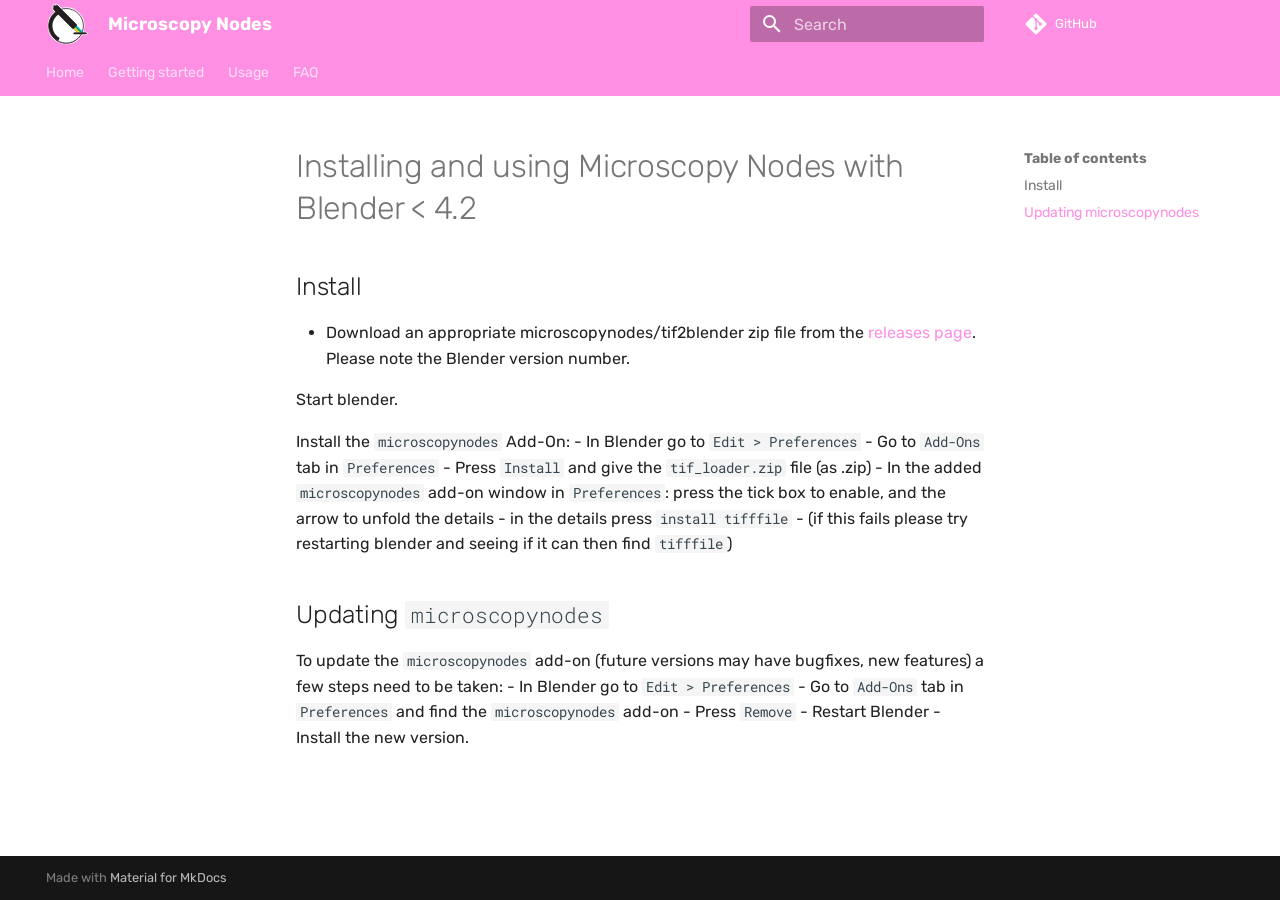
<file: outdated/index.html>
<!doctype html>
<html lang="en" class="no-js">
  <head>
    
      <meta charset="utf-8">
      <meta name="viewport" content="width=device-width,initial-scale=1">
      
      
      
      
      
      
      <link rel="icon" href="../figures/favicon.svg">
      <meta name="generator" content="mkdocs-1.6.1, mkdocs-material-9.5.45">
    
    
      
        <title>Installing and using Microscopy Nodes with Blender < 4.2 - Microscopy Nodes</title>
      
    
    
      <link rel="stylesheet" href="../assets/stylesheets/main.0253249f.min.css">
      
      


    
    
      
    
    
      
        
        
        <link rel="preconnect" href="https://fonts.gstatic.com" crossorigin>
        <link rel="stylesheet" href="https://fonts.googleapis.com/css?family=Rubik:300,300i,400,400i,700,700i%7CRoboto+Mono:400,400i,700,700i&display=fallback">
        <style>:root{--md-text-font:"Rubik";--md-code-font:"Roboto Mono"}</style>
      
    
    
      <link rel="stylesheet" href="../stylesheets/extra_css.css">
    
    <script>__md_scope=new URL("..",location),__md_hash=e=>[...e].reduce(((e,_)=>(e<<5)-e+_.charCodeAt(0)),0),__md_get=(e,_=localStorage,t=__md_scope)=>JSON.parse(_.getItem(t.pathname+"."+e)),__md_set=(e,_,t=localStorage,a=__md_scope)=>{try{t.setItem(a.pathname+"."+e,JSON.stringify(_))}catch(e){}}</script>
    
      

    
    
    
  </head>
  
  
    <body dir="ltr">
  
    
    <input class="md-toggle" data-md-toggle="drawer" type="checkbox" id="__drawer" autocomplete="off">
    <input class="md-toggle" data-md-toggle="search" type="checkbox" id="__search" autocomplete="off">
    <label class="md-overlay" for="__drawer"></label>
    <div data-md-component="skip">
      
        
        <a href="#installing-and-using-microscopy-nodes-with-blender-42" class="md-skip">
          Skip to content
        </a>
      
    </div>
    <div data-md-component="announce">
      
    </div>
    
    
      

<header class="md-header" data-md-component="header">
  <nav class="md-header__inner md-grid" aria-label="Header">
    <a href=".." title="Microscopy Nodes" class="md-header__button md-logo" aria-label="Microscopy Nodes" data-md-component="logo">
      
  <img src="../figures/logo.svg" alt="logo">

    </a>
    <label class="md-header__button md-icon" for="__drawer">
      
      <svg xmlns="http://www.w3.org/2000/svg" viewBox="0 0 24 24"><path d="M3 6h18v2H3zm0 5h18v2H3zm0 5h18v2H3z"/></svg>
    </label>
    <div class="md-header__title" data-md-component="header-title">
      <div class="md-header__ellipsis">
        <div class="md-header__topic">
          <span class="md-ellipsis">
            Microscopy Nodes
          </span>
        </div>
        <div class="md-header__topic" data-md-component="header-topic">
          <span class="md-ellipsis">
            
              Installing and using Microscopy Nodes with Blender &lt; 4.2
            
          </span>
        </div>
      </div>
    </div>
    
    
      <script>var palette=__md_get("__palette");if(palette&&palette.color){if("(prefers-color-scheme)"===palette.color.media){var media=matchMedia("(prefers-color-scheme: light)"),input=document.querySelector(media.matches?"[data-md-color-media='(prefers-color-scheme: light)']":"[data-md-color-media='(prefers-color-scheme: dark)']");palette.color.media=input.getAttribute("data-md-color-media"),palette.color.scheme=input.getAttribute("data-md-color-scheme"),palette.color.primary=input.getAttribute("data-md-color-primary"),palette.color.accent=input.getAttribute("data-md-color-accent")}for(var[key,value]of Object.entries(palette.color))document.body.setAttribute("data-md-color-"+key,value)}</script>
    
    
    
      <label class="md-header__button md-icon" for="__search">
        
        <svg xmlns="http://www.w3.org/2000/svg" viewBox="0 0 24 24"><path d="M9.5 3A6.5 6.5 0 0 1 16 9.5c0 1.61-.59 3.09-1.56 4.23l.27.27h.79l5 5-1.5 1.5-5-5v-.79l-.27-.27A6.52 6.52 0 0 1 9.5 16 6.5 6.5 0 0 1 3 9.5 6.5 6.5 0 0 1 9.5 3m0 2C7 5 5 7 5 9.5S7 14 9.5 14 14 12 14 9.5 12 5 9.5 5"/></svg>
      </label>
      <div class="md-search" data-md-component="search" role="dialog">
  <label class="md-search__overlay" for="__search"></label>
  <div class="md-search__inner" role="search">
    <form class="md-search__form" name="search">
      <input type="text" class="md-search__input" name="query" aria-label="Search" placeholder="Search" autocapitalize="off" autocorrect="off" autocomplete="off" spellcheck="false" data-md-component="search-query" required>
      <label class="md-search__icon md-icon" for="__search">
        
        <svg xmlns="http://www.w3.org/2000/svg" viewBox="0 0 24 24"><path d="M9.5 3A6.5 6.5 0 0 1 16 9.5c0 1.61-.59 3.09-1.56 4.23l.27.27h.79l5 5-1.5 1.5-5-5v-.79l-.27-.27A6.52 6.52 0 0 1 9.5 16 6.5 6.5 0 0 1 3 9.5 6.5 6.5 0 0 1 9.5 3m0 2C7 5 5 7 5 9.5S7 14 9.5 14 14 12 14 9.5 12 5 9.5 5"/></svg>
        
        <svg xmlns="http://www.w3.org/2000/svg" viewBox="0 0 24 24"><path d="M20 11v2H8l5.5 5.5-1.42 1.42L4.16 12l7.92-7.92L13.5 5.5 8 11z"/></svg>
      </label>
      <nav class="md-search__options" aria-label="Search">
        
        <button type="reset" class="md-search__icon md-icon" title="Clear" aria-label="Clear" tabindex="-1">
          
          <svg xmlns="http://www.w3.org/2000/svg" viewBox="0 0 24 24"><path d="M19 6.41 17.59 5 12 10.59 6.41 5 5 6.41 10.59 12 5 17.59 6.41 19 12 13.41 17.59 19 19 17.59 13.41 12z"/></svg>
        </button>
      </nav>
      
    </form>
    <div class="md-search__output">
      <div class="md-search__scrollwrap" tabindex="0" data-md-scrollfix>
        <div class="md-search-result" data-md-component="search-result">
          <div class="md-search-result__meta">
            Initializing search
          </div>
          <ol class="md-search-result__list" role="presentation"></ol>
        </div>
      </div>
    </div>
  </div>
</div>
    
    
      <div class="md-header__source">
        <a href="https://github.com/oanegros/MicroscopyNodes" title="Go to repository" class="md-source" data-md-component="source">
  <div class="md-source__icon md-icon">
    
    <svg xmlns="http://www.w3.org/2000/svg" viewBox="0 0 448 512"><!--! Font Awesome Free 6.6.0 by @fontawesome - https://fontawesome.com License - https://fontawesome.com/license/free (Icons: CC BY 4.0, Fonts: SIL OFL 1.1, Code: MIT License) Copyright 2024 Fonticons, Inc.--><path d="M439.55 236.05 244 40.45a28.87 28.87 0 0 0-40.81 0l-40.66 40.63 51.52 51.52c27.06-9.14 52.68 16.77 43.39 43.68l49.66 49.66c34.23-11.8 61.18 31 35.47 56.69-26.49 26.49-70.21-2.87-56-37.34L240.22 199v121.85c25.3 12.54 22.26 41.85 9.08 55a34.34 34.34 0 0 1-48.55 0c-17.57-17.6-11.07-46.91 11.25-56v-123c-20.8-8.51-24.6-30.74-18.64-45L142.57 101 8.45 235.14a28.86 28.86 0 0 0 0 40.81l195.61 195.6a28.86 28.86 0 0 0 40.8 0l194.69-194.69a28.86 28.86 0 0 0 0-40.81"/></svg>
  </div>
  <div class="md-source__repository">
    GitHub
  </div>
</a>
      </div>
    
  </nav>
  
</header>
    
    <div class="md-container" data-md-component="container">
      
      
        
          
            
<nav class="md-tabs" aria-label="Tabs" data-md-component="tabs">
  <div class="md-grid">
    <ul class="md-tabs__list">
      
        
  
  
  
    <li class="md-tabs__item">
      <a href=".." class="md-tabs__link">
        
  
    
  
  Home

      </a>
    </li>
  

      
        
  
  
  
    <li class="md-tabs__item">
      <a href="../new_user/" class="md-tabs__link">
        
  
    
  
  Getting started

      </a>
    </li>
  

      
        
  
  
  
    
    
      <li class="md-tabs__item">
        <a href="../objects/" class="md-tabs__link">
          
  
  Usage

        </a>
      </li>
    
  

      
        
  
  
  
    <li class="md-tabs__item">
      <a href="../faq/" class="md-tabs__link">
        
  
    
  
  FAQ

      </a>
    </li>
  

      
    </ul>
  </div>
</nav>
          
        
      
      <main class="md-main" data-md-component="main">
        <div class="md-main__inner md-grid">
          
            
              
              <div class="md-sidebar md-sidebar--primary" data-md-component="sidebar" data-md-type="navigation" >
                <div class="md-sidebar__scrollwrap">
                  <div class="md-sidebar__inner">
                    


  


<nav class="md-nav md-nav--primary md-nav--lifted" aria-label="Navigation" data-md-level="0">
  <label class="md-nav__title" for="__drawer">
    <a href=".." title="Microscopy Nodes" class="md-nav__button md-logo" aria-label="Microscopy Nodes" data-md-component="logo">
      
  <img src="../figures/logo.svg" alt="logo">

    </a>
    Microscopy Nodes
  </label>
  
    <div class="md-nav__source">
      <a href="https://github.com/oanegros/MicroscopyNodes" title="Go to repository" class="md-source" data-md-component="source">
  <div class="md-source__icon md-icon">
    
    <svg xmlns="http://www.w3.org/2000/svg" viewBox="0 0 448 512"><!--! Font Awesome Free 6.6.0 by @fontawesome - https://fontawesome.com License - https://fontawesome.com/license/free (Icons: CC BY 4.0, Fonts: SIL OFL 1.1, Code: MIT License) Copyright 2024 Fonticons, Inc.--><path d="M439.55 236.05 244 40.45a28.87 28.87 0 0 0-40.81 0l-40.66 40.63 51.52 51.52c27.06-9.14 52.68 16.77 43.39 43.68l49.66 49.66c34.23-11.8 61.18 31 35.47 56.69-26.49 26.49-70.21-2.87-56-37.34L240.22 199v121.85c25.3 12.54 22.26 41.85 9.08 55a34.34 34.34 0 0 1-48.55 0c-17.57-17.6-11.07-46.91 11.25-56v-123c-20.8-8.51-24.6-30.74-18.64-45L142.57 101 8.45 235.14a28.86 28.86 0 0 0 0 40.81l195.61 195.6a28.86 28.86 0 0 0 40.8 0l194.69-194.69a28.86 28.86 0 0 0 0-40.81"/></svg>
  </div>
  <div class="md-source__repository">
    GitHub
  </div>
</a>
    </div>
  
  <ul class="md-nav__list" data-md-scrollfix>
    
      
      
  
  
  
  
    <li class="md-nav__item">
      <a href=".." class="md-nav__link">
        
  
  <span class="md-ellipsis">
    Home
  </span>
  

      </a>
    </li>
  

    
      
      
  
  
  
  
    <li class="md-nav__item">
      <a href="../new_user/" class="md-nav__link">
        
  
  <span class="md-ellipsis">
    Getting started
  </span>
  

      </a>
    </li>
  

    
      
      
  
  
  
  
    
    
    
      
      
    
    
    <li class="md-nav__item md-nav__item--nested">
      
        
        
        <input class="md-nav__toggle md-toggle " type="checkbox" id="__nav_3" >
        
          
          <label class="md-nav__link" for="__nav_3" id="__nav_3_label" tabindex="0">
            
  
  <span class="md-ellipsis">
    Usage
  </span>
  

            <span class="md-nav__icon md-icon"></span>
          </label>
        
        <nav class="md-nav" data-md-level="1" aria-labelledby="__nav_3_label" aria-expanded="false">
          <label class="md-nav__title" for="__nav_3">
            <span class="md-nav__icon md-icon"></span>
            Usage
          </label>
          <ul class="md-nav__list" data-md-scrollfix>
            
              
                
  
  
  
  
    <li class="md-nav__item">
      <a href="../objects/" class="md-nav__link">
        
  
  <span class="md-ellipsis">
    Objects
  </span>
  

      </a>
    </li>
  

              
            
              
                
  
  
  
  
    <li class="md-nav__item">
      <a href="../settings/" class="md-nav__link">
        
  
  <span class="md-ellipsis">
    Import settings
  </span>
  

      </a>
    </li>
  

              
            
              
                
  
  
  
  
    <li class="md-nav__item">
      <a href="../file_types/" class="md-nav__link">
        
  
  <span class="md-ellipsis">
    File types
  </span>
  

      </a>
    </li>
  

              
            
              
                
  
  
  
  
    <li class="md-nav__item">
      <a href="../background/" class="md-nav__link">
        
  
  <span class="md-ellipsis">
    Headless operation
  </span>
  

      </a>
    </li>
  

              
            
          </ul>
        </nav>
      
    </li>
  

    
      
      
  
  
  
  
    <li class="md-nav__item">
      <a href="../faq/" class="md-nav__link">
        
  
  <span class="md-ellipsis">
    FAQ
  </span>
  

      </a>
    </li>
  

    
  </ul>
</nav>
                  </div>
                </div>
              </div>
            
            
              
              <div class="md-sidebar md-sidebar--secondary" data-md-component="sidebar" data-md-type="toc" >
                <div class="md-sidebar__scrollwrap">
                  <div class="md-sidebar__inner">
                    

<nav class="md-nav md-nav--secondary" aria-label="Table of contents">
  
  
  
    
  
  
    <label class="md-nav__title" for="__toc">
      <span class="md-nav__icon md-icon"></span>
      Table of contents
    </label>
    <ul class="md-nav__list" data-md-component="toc" data-md-scrollfix>
      
        <li class="md-nav__item">
  <a href="#install" class="md-nav__link">
    <span class="md-ellipsis">
      Install
    </span>
  </a>
  
</li>
      
        <li class="md-nav__item">
  <a href="#updating-microscopynodes" class="md-nav__link">
    <span class="md-ellipsis">
      Updating microscopynodes
    </span>
  </a>
  
</li>
      
    </ul>
  
</nav>
                  </div>
                </div>
              </div>
            
          
          
            <div class="md-content" data-md-component="content">
              <article class="md-content__inner md-typeset">
                
                  

  
  


<h1 id="installing-and-using-microscopy-nodes-with-blender-42">Installing and using Microscopy Nodes with Blender &lt; 4.2</h1>
<h2 id="install">Install</h2>
<ul>
<li>Download an appropriate microscopynodes/tif2blender zip file from the <a href="https://github.com/oanegros/microscopynodes/releases">releases page</a>. Please note the Blender version number.</li>
</ul>
<p>Start blender.</p>
<p>Install the <code>microscopynodes</code> Add-On:
- In Blender go to <code>Edit &gt; Preferences</code>
- Go to <code>Add-Ons</code> tab in <code>Preferences</code>
- Press <code>Install</code> and give the <code>tif_loader.zip</code> file (as .zip)
- In the added <code>microscopynodes</code> add-on window in <code>Preferences</code>: press the tick box to enable, and the arrow to unfold the details
- in the details press <code>install tifffile</code>
- (if this fails please try restarting blender and seeing if it can then find <code>tifffile</code>)</p>
<h2 id="updating-microscopynodes">Updating <code>microscopynodes</code></h2>
<p>To update the <code>microscopynodes</code> add-on (future versions may have bugfixes, new features) a few steps need to be taken:
- In Blender go to <code>Edit &gt; Preferences</code>
- Go to <code>Add-Ons</code> tab in <code>Preferences</code> and find the <code>microscopynodes</code> add-on
- Press <code>Remove</code> 
- Restart Blender
- Install the new version.</p>












                
              </article>
            </div>
          
          
<script>var target=document.getElementById(location.hash.slice(1));target&&target.name&&(target.checked=target.name.startsWith("__tabbed_"))</script>
        </div>
        
      </main>
      
        <footer class="md-footer">
  
  <div class="md-footer-meta md-typeset">
    <div class="md-footer-meta__inner md-grid">
      <div class="md-copyright">
  
  
    Made with
    <a href="https://squidfunk.github.io/mkdocs-material/" target="_blank" rel="noopener">
      Material for MkDocs
    </a>
  
</div>
      
    </div>
  </div>
</footer>
      
    </div>
    <div class="md-dialog" data-md-component="dialog">
      <div class="md-dialog__inner md-typeset"></div>
    </div>
    
    
    <script id="__config" type="application/json">{"base": "..", "features": ["navigation.tabs"], "search": "../assets/javascripts/workers/search.6ce7567c.min.js", "translations": {"clipboard.copied": "Copied to clipboard", "clipboard.copy": "Copy to clipboard", "search.result.more.one": "1 more on this page", "search.result.more.other": "# more on this page", "search.result.none": "No matching documents", "search.result.one": "1 matching document", "search.result.other": "# matching documents", "search.result.placeholder": "Type to start searching", "search.result.term.missing": "Missing", "select.version": "Select version"}}</script>
    
    
      <script src="../assets/javascripts/bundle.83f73b43.min.js"></script>
      
    
  </body>
</html>
</file>
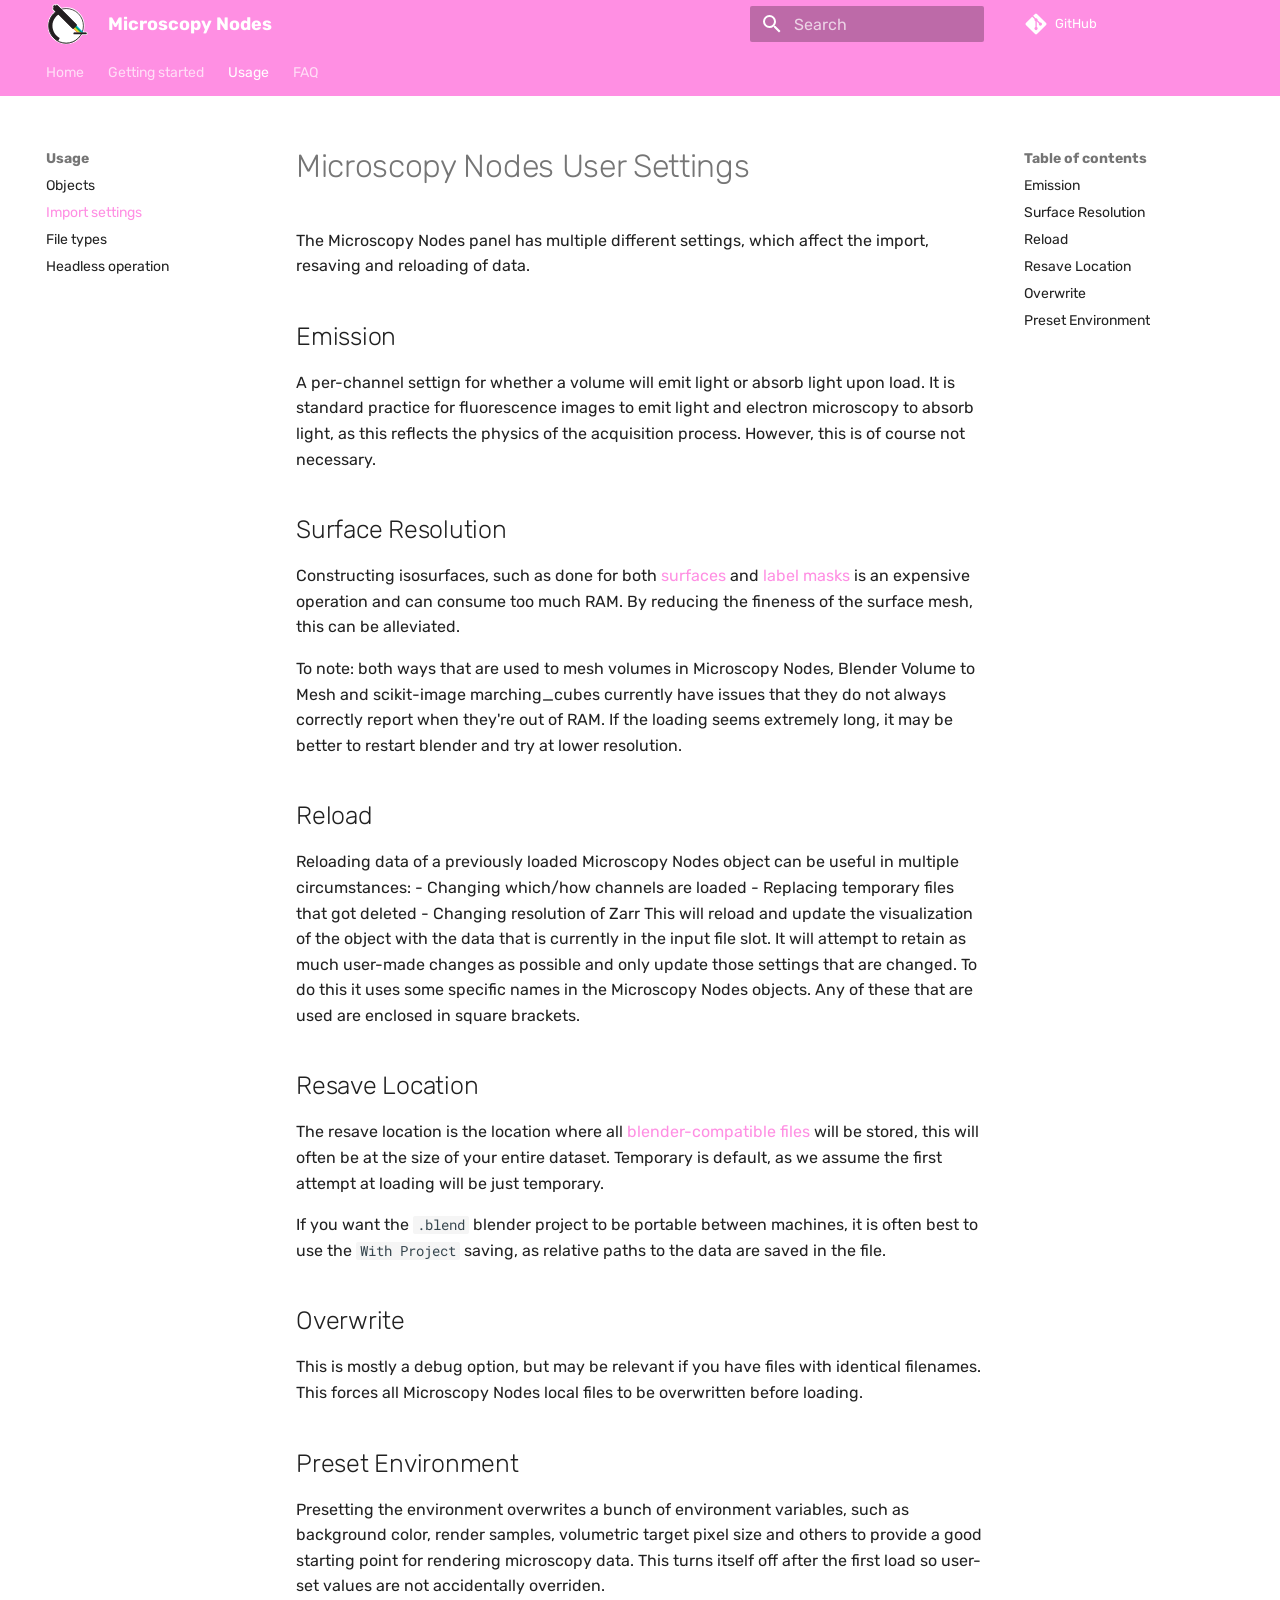
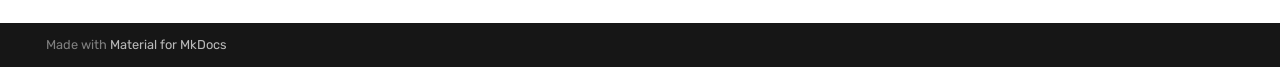
<file: settings/index.html>
<!doctype html>
<html lang="en" class="no-js">
  <head>
    
      <meta charset="utf-8">
      <meta name="viewport" content="width=device-width,initial-scale=1">
      
      
      
      
        <link rel="prev" href="../objects/">
      
      
        <link rel="next" href="../file_types/">
      
      
      <link rel="icon" href="../figures/favicon.svg">
      <meta name="generator" content="mkdocs-1.6.1, mkdocs-material-9.5.45">
    
    
      
        <title>Import settings - Microscopy Nodes</title>
      
    
    
      <link rel="stylesheet" href="../assets/stylesheets/main.0253249f.min.css">
      
      


    
    
      
    
    
      
        
        
        <link rel="preconnect" href="https://fonts.gstatic.com" crossorigin>
        <link rel="stylesheet" href="https://fonts.googleapis.com/css?family=Rubik:300,300i,400,400i,700,700i%7CRoboto+Mono:400,400i,700,700i&display=fallback">
        <style>:root{--md-text-font:"Rubik";--md-code-font:"Roboto Mono"}</style>
      
    
    
      <link rel="stylesheet" href="../stylesheets/extra_css.css">
    
    <script>__md_scope=new URL("..",location),__md_hash=e=>[...e].reduce(((e,_)=>(e<<5)-e+_.charCodeAt(0)),0),__md_get=(e,_=localStorage,t=__md_scope)=>JSON.parse(_.getItem(t.pathname+"."+e)),__md_set=(e,_,t=localStorage,a=__md_scope)=>{try{t.setItem(a.pathname+"."+e,JSON.stringify(_))}catch(e){}}</script>
    
      

    
    
    
  </head>
  
  
    <body dir="ltr">
  
    
    <input class="md-toggle" data-md-toggle="drawer" type="checkbox" id="__drawer" autocomplete="off">
    <input class="md-toggle" data-md-toggle="search" type="checkbox" id="__search" autocomplete="off">
    <label class="md-overlay" for="__drawer"></label>
    <div data-md-component="skip">
      
        
        <a href="#microscopy-nodes-user-settings" class="md-skip">
          Skip to content
        </a>
      
    </div>
    <div data-md-component="announce">
      
    </div>
    
    
      

<header class="md-header" data-md-component="header">
  <nav class="md-header__inner md-grid" aria-label="Header">
    <a href=".." title="Microscopy Nodes" class="md-header__button md-logo" aria-label="Microscopy Nodes" data-md-component="logo">
      
  <img src="../figures/logo.svg" alt="logo">

    </a>
    <label class="md-header__button md-icon" for="__drawer">
      
      <svg xmlns="http://www.w3.org/2000/svg" viewBox="0 0 24 24"><path d="M3 6h18v2H3zm0 5h18v2H3zm0 5h18v2H3z"/></svg>
    </label>
    <div class="md-header__title" data-md-component="header-title">
      <div class="md-header__ellipsis">
        <div class="md-header__topic">
          <span class="md-ellipsis">
            Microscopy Nodes
          </span>
        </div>
        <div class="md-header__topic" data-md-component="header-topic">
          <span class="md-ellipsis">
            
              Import settings
            
          </span>
        </div>
      </div>
    </div>
    
    
      <script>var palette=__md_get("__palette");if(palette&&palette.color){if("(prefers-color-scheme)"===palette.color.media){var media=matchMedia("(prefers-color-scheme: light)"),input=document.querySelector(media.matches?"[data-md-color-media='(prefers-color-scheme: light)']":"[data-md-color-media='(prefers-color-scheme: dark)']");palette.color.media=input.getAttribute("data-md-color-media"),palette.color.scheme=input.getAttribute("data-md-color-scheme"),palette.color.primary=input.getAttribute("data-md-color-primary"),palette.color.accent=input.getAttribute("data-md-color-accent")}for(var[key,value]of Object.entries(palette.color))document.body.setAttribute("data-md-color-"+key,value)}</script>
    
    
    
      <label class="md-header__button md-icon" for="__search">
        
        <svg xmlns="http://www.w3.org/2000/svg" viewBox="0 0 24 24"><path d="M9.5 3A6.5 6.5 0 0 1 16 9.5c0 1.61-.59 3.09-1.56 4.23l.27.27h.79l5 5-1.5 1.5-5-5v-.79l-.27-.27A6.52 6.52 0 0 1 9.5 16 6.5 6.5 0 0 1 3 9.5 6.5 6.5 0 0 1 9.5 3m0 2C7 5 5 7 5 9.5S7 14 9.5 14 14 12 14 9.5 12 5 9.5 5"/></svg>
      </label>
      <div class="md-search" data-md-component="search" role="dialog">
  <label class="md-search__overlay" for="__search"></label>
  <div class="md-search__inner" role="search">
    <form class="md-search__form" name="search">
      <input type="text" class="md-search__input" name="query" aria-label="Search" placeholder="Search" autocapitalize="off" autocorrect="off" autocomplete="off" spellcheck="false" data-md-component="search-query" required>
      <label class="md-search__icon md-icon" for="__search">
        
        <svg xmlns="http://www.w3.org/2000/svg" viewBox="0 0 24 24"><path d="M9.5 3A6.5 6.5 0 0 1 16 9.5c0 1.61-.59 3.09-1.56 4.23l.27.27h.79l5 5-1.5 1.5-5-5v-.79l-.27-.27A6.52 6.52 0 0 1 9.5 16 6.5 6.5 0 0 1 3 9.5 6.5 6.5 0 0 1 9.5 3m0 2C7 5 5 7 5 9.5S7 14 9.5 14 14 12 14 9.5 12 5 9.5 5"/></svg>
        
        <svg xmlns="http://www.w3.org/2000/svg" viewBox="0 0 24 24"><path d="M20 11v2H8l5.5 5.5-1.42 1.42L4.16 12l7.92-7.92L13.5 5.5 8 11z"/></svg>
      </label>
      <nav class="md-search__options" aria-label="Search">
        
        <button type="reset" class="md-search__icon md-icon" title="Clear" aria-label="Clear" tabindex="-1">
          
          <svg xmlns="http://www.w3.org/2000/svg" viewBox="0 0 24 24"><path d="M19 6.41 17.59 5 12 10.59 6.41 5 5 6.41 10.59 12 5 17.59 6.41 19 12 13.41 17.59 19 19 17.59 13.41 12z"/></svg>
        </button>
      </nav>
      
    </form>
    <div class="md-search__output">
      <div class="md-search__scrollwrap" tabindex="0" data-md-scrollfix>
        <div class="md-search-result" data-md-component="search-result">
          <div class="md-search-result__meta">
            Initializing search
          </div>
          <ol class="md-search-result__list" role="presentation"></ol>
        </div>
      </div>
    </div>
  </div>
</div>
    
    
      <div class="md-header__source">
        <a href="https://github.com/oanegros/MicroscopyNodes" title="Go to repository" class="md-source" data-md-component="source">
  <div class="md-source__icon md-icon">
    
    <svg xmlns="http://www.w3.org/2000/svg" viewBox="0 0 448 512"><!--! Font Awesome Free 6.6.0 by @fontawesome - https://fontawesome.com License - https://fontawesome.com/license/free (Icons: CC BY 4.0, Fonts: SIL OFL 1.1, Code: MIT License) Copyright 2024 Fonticons, Inc.--><path d="M439.55 236.05 244 40.45a28.87 28.87 0 0 0-40.81 0l-40.66 40.63 51.52 51.52c27.06-9.14 52.68 16.77 43.39 43.68l49.66 49.66c34.23-11.8 61.18 31 35.47 56.69-26.49 26.49-70.21-2.87-56-37.34L240.22 199v121.85c25.3 12.54 22.26 41.85 9.08 55a34.34 34.34 0 0 1-48.55 0c-17.57-17.6-11.07-46.91 11.25-56v-123c-20.8-8.51-24.6-30.74-18.64-45L142.57 101 8.45 235.14a28.86 28.86 0 0 0 0 40.81l195.61 195.6a28.86 28.86 0 0 0 40.8 0l194.69-194.69a28.86 28.86 0 0 0 0-40.81"/></svg>
  </div>
  <div class="md-source__repository">
    GitHub
  </div>
</a>
      </div>
    
  </nav>
  
</header>
    
    <div class="md-container" data-md-component="container">
      
      
        
          
            
<nav class="md-tabs" aria-label="Tabs" data-md-component="tabs">
  <div class="md-grid">
    <ul class="md-tabs__list">
      
        
  
  
  
    <li class="md-tabs__item">
      <a href=".." class="md-tabs__link">
        
  
    
  
  Home

      </a>
    </li>
  

      
        
  
  
  
    <li class="md-tabs__item">
      <a href="../new_user/" class="md-tabs__link">
        
  
    
  
  Getting started

      </a>
    </li>
  

      
        
  
  
    
  
  
    
    
      <li class="md-tabs__item md-tabs__item--active">
        <a href="../objects/" class="md-tabs__link">
          
  
  Usage

        </a>
      </li>
    
  

      
        
  
  
  
    <li class="md-tabs__item">
      <a href="../faq/" class="md-tabs__link">
        
  
    
  
  FAQ

      </a>
    </li>
  

      
    </ul>
  </div>
</nav>
          
        
      
      <main class="md-main" data-md-component="main">
        <div class="md-main__inner md-grid">
          
            
              
              <div class="md-sidebar md-sidebar--primary" data-md-component="sidebar" data-md-type="navigation" >
                <div class="md-sidebar__scrollwrap">
                  <div class="md-sidebar__inner">
                    


  


<nav class="md-nav md-nav--primary md-nav--lifted" aria-label="Navigation" data-md-level="0">
  <label class="md-nav__title" for="__drawer">
    <a href=".." title="Microscopy Nodes" class="md-nav__button md-logo" aria-label="Microscopy Nodes" data-md-component="logo">
      
  <img src="../figures/logo.svg" alt="logo">

    </a>
    Microscopy Nodes
  </label>
  
    <div class="md-nav__source">
      <a href="https://github.com/oanegros/MicroscopyNodes" title="Go to repository" class="md-source" data-md-component="source">
  <div class="md-source__icon md-icon">
    
    <svg xmlns="http://www.w3.org/2000/svg" viewBox="0 0 448 512"><!--! Font Awesome Free 6.6.0 by @fontawesome - https://fontawesome.com License - https://fontawesome.com/license/free (Icons: CC BY 4.0, Fonts: SIL OFL 1.1, Code: MIT License) Copyright 2024 Fonticons, Inc.--><path d="M439.55 236.05 244 40.45a28.87 28.87 0 0 0-40.81 0l-40.66 40.63 51.52 51.52c27.06-9.14 52.68 16.77 43.39 43.68l49.66 49.66c34.23-11.8 61.18 31 35.47 56.69-26.49 26.49-70.21-2.87-56-37.34L240.22 199v121.85c25.3 12.54 22.26 41.85 9.08 55a34.34 34.34 0 0 1-48.55 0c-17.57-17.6-11.07-46.91 11.25-56v-123c-20.8-8.51-24.6-30.74-18.64-45L142.57 101 8.45 235.14a28.86 28.86 0 0 0 0 40.81l195.61 195.6a28.86 28.86 0 0 0 40.8 0l194.69-194.69a28.86 28.86 0 0 0 0-40.81"/></svg>
  </div>
  <div class="md-source__repository">
    GitHub
  </div>
</a>
    </div>
  
  <ul class="md-nav__list" data-md-scrollfix>
    
      
      
  
  
  
  
    <li class="md-nav__item">
      <a href=".." class="md-nav__link">
        
  
  <span class="md-ellipsis">
    Home
  </span>
  

      </a>
    </li>
  

    
      
      
  
  
  
  
    <li class="md-nav__item">
      <a href="../new_user/" class="md-nav__link">
        
  
  <span class="md-ellipsis">
    Getting started
  </span>
  

      </a>
    </li>
  

    
      
      
  
  
    
  
  
  
    
    
    
      
        
        
      
      
    
    
    <li class="md-nav__item md-nav__item--active md-nav__item--section md-nav__item--nested">
      
        
        
        <input class="md-nav__toggle md-toggle " type="checkbox" id="__nav_3" checked>
        
          
          <label class="md-nav__link" for="__nav_3" id="__nav_3_label" tabindex="">
            
  
  <span class="md-ellipsis">
    Usage
  </span>
  

            <span class="md-nav__icon md-icon"></span>
          </label>
        
        <nav class="md-nav" data-md-level="1" aria-labelledby="__nav_3_label" aria-expanded="true">
          <label class="md-nav__title" for="__nav_3">
            <span class="md-nav__icon md-icon"></span>
            Usage
          </label>
          <ul class="md-nav__list" data-md-scrollfix>
            
              
                
  
  
  
  
    <li class="md-nav__item">
      <a href="../objects/" class="md-nav__link">
        
  
  <span class="md-ellipsis">
    Objects
  </span>
  

      </a>
    </li>
  

              
            
              
                
  
  
    
  
  
  
    <li class="md-nav__item md-nav__item--active">
      
      <input class="md-nav__toggle md-toggle" type="checkbox" id="__toc">
      
      
        
      
      
        <label class="md-nav__link md-nav__link--active" for="__toc">
          
  
  <span class="md-ellipsis">
    Import settings
  </span>
  

          <span class="md-nav__icon md-icon"></span>
        </label>
      
      <a href="./" class="md-nav__link md-nav__link--active">
        
  
  <span class="md-ellipsis">
    Import settings
  </span>
  

      </a>
      
        

<nav class="md-nav md-nav--secondary" aria-label="Table of contents">
  
  
  
    
  
  
    <label class="md-nav__title" for="__toc">
      <span class="md-nav__icon md-icon"></span>
      Table of contents
    </label>
    <ul class="md-nav__list" data-md-component="toc" data-md-scrollfix>
      
        <li class="md-nav__item">
  <a href="#emission" class="md-nav__link">
    <span class="md-ellipsis">
      Emission
    </span>
  </a>
  
</li>
      
        <li class="md-nav__item">
  <a href="#surface-resolution" class="md-nav__link">
    <span class="md-ellipsis">
      Surface Resolution
    </span>
  </a>
  
</li>
      
        <li class="md-nav__item">
  <a href="#reload" class="md-nav__link">
    <span class="md-ellipsis">
      Reload
    </span>
  </a>
  
</li>
      
        <li class="md-nav__item">
  <a href="#resave-location" class="md-nav__link">
    <span class="md-ellipsis">
      Resave Location
    </span>
  </a>
  
</li>
      
        <li class="md-nav__item">
  <a href="#overwrite" class="md-nav__link">
    <span class="md-ellipsis">
      Overwrite
    </span>
  </a>
  
</li>
      
        <li class="md-nav__item">
  <a href="#preset-environment" class="md-nav__link">
    <span class="md-ellipsis">
      Preset Environment
    </span>
  </a>
  
</li>
      
    </ul>
  
</nav>
      
    </li>
  

              
            
              
                
  
  
  
  
    <li class="md-nav__item">
      <a href="../file_types/" class="md-nav__link">
        
  
  <span class="md-ellipsis">
    File types
  </span>
  

      </a>
    </li>
  

              
            
              
                
  
  
  
  
    <li class="md-nav__item">
      <a href="../background/" class="md-nav__link">
        
  
  <span class="md-ellipsis">
    Headless operation
  </span>
  

      </a>
    </li>
  

              
            
          </ul>
        </nav>
      
    </li>
  

    
      
      
  
  
  
  
    <li class="md-nav__item">
      <a href="../faq/" class="md-nav__link">
        
  
  <span class="md-ellipsis">
    FAQ
  </span>
  

      </a>
    </li>
  

    
  </ul>
</nav>
                  </div>
                </div>
              </div>
            
            
              
              <div class="md-sidebar md-sidebar--secondary" data-md-component="sidebar" data-md-type="toc" >
                <div class="md-sidebar__scrollwrap">
                  <div class="md-sidebar__inner">
                    

<nav class="md-nav md-nav--secondary" aria-label="Table of contents">
  
  
  
    
  
  
    <label class="md-nav__title" for="__toc">
      <span class="md-nav__icon md-icon"></span>
      Table of contents
    </label>
    <ul class="md-nav__list" data-md-component="toc" data-md-scrollfix>
      
        <li class="md-nav__item">
  <a href="#emission" class="md-nav__link">
    <span class="md-ellipsis">
      Emission
    </span>
  </a>
  
</li>
      
        <li class="md-nav__item">
  <a href="#surface-resolution" class="md-nav__link">
    <span class="md-ellipsis">
      Surface Resolution
    </span>
  </a>
  
</li>
      
        <li class="md-nav__item">
  <a href="#reload" class="md-nav__link">
    <span class="md-ellipsis">
      Reload
    </span>
  </a>
  
</li>
      
        <li class="md-nav__item">
  <a href="#resave-location" class="md-nav__link">
    <span class="md-ellipsis">
      Resave Location
    </span>
  </a>
  
</li>
      
        <li class="md-nav__item">
  <a href="#overwrite" class="md-nav__link">
    <span class="md-ellipsis">
      Overwrite
    </span>
  </a>
  
</li>
      
        <li class="md-nav__item">
  <a href="#preset-environment" class="md-nav__link">
    <span class="md-ellipsis">
      Preset Environment
    </span>
  </a>
  
</li>
      
    </ul>
  
</nav>
                  </div>
                </div>
              </div>
            
          
          
            <div class="md-content" data-md-component="content">
              <article class="md-content__inner md-typeset">
                
                  

  
  


<h1 id="microscopy-nodes-user-settings">Microscopy Nodes User Settings</h1>
<p>The Microscopy Nodes panel has multiple different settings, which affect the import, resaving and reloading of data.</p>
<h2 id="emission">Emission</h2>
<p>A per-channel settign for whether a volume will emit light or absorb light upon load. It is standard practice for fluorescence images to emit light and electron microscopy to absorb light, as this reflects the physics of the acquisition process. However, this is of course not necessary.</p>
<h2 id="surface-resolution">Surface Resolution</h2>
<p>Constructing isosurfaces, such as done for both <a href="../objects/#surfaces">surfaces</a> and <a href="../objects/#masks">label masks</a> is an expensive operation and can consume too much RAM. By reducing the fineness of the surface mesh, this can be alleviated.</p>
<p>To note: both ways that are used to mesh volumes in Microscopy Nodes, Blender Volume to Mesh and scikit-image marching_cubes currently have issues that they do not always correctly report when they're out of RAM. If the loading seems extremely long, it may be better to restart blender and try at lower resolution.</p>
<h2 id="reload">Reload</h2>
<p>Reloading data of a previously loaded Microscopy Nodes object can be useful in multiple circumstances:
- Changing which/how channels are loaded
- Replacing temporary files that got deleted
- Changing resolution of Zarr
This will reload and update the visualization of the object with the data that is currently in the input file slot. It will attempt to retain as much user-made changes as possible and only update those settings that are changed. 
To do this it uses some specific names in the Microscopy Nodes objects. Any of these that are used are enclosed in square brackets.</p>
<h2 id="resave-location">Resave Location</h2>
<p>The resave location is the location where all <a href="../file_types/">blender-compatible files</a> will be stored, this will often be at the size of your entire dataset. Temporary is default, as we assume the first attempt at loading will be just temporary. </p>
<p>If you want the <code>.blend</code> blender project to be portable between machines, it is often best to use the <code>With Project</code> saving, as relative paths to the data are saved in the file. </p>
<h2 id="overwrite">Overwrite</h2>
<p>This is mostly a debug option, but may be relevant if you have files with identical filenames. This forces all Microscopy Nodes local files to be overwritten before loading.</p>
<h2 id="preset-environment">Preset Environment</h2>
<p>Presetting the environment overwrites a bunch of environment variables, such as background color, render samples, volumetric target pixel size and others to provide a good starting point for rendering microscopy data. This turns itself off after the first load so user-set values are not accidentally overriden.</p>












                
              </article>
            </div>
          
          
<script>var target=document.getElementById(location.hash.slice(1));target&&target.name&&(target.checked=target.name.startsWith("__tabbed_"))</script>
        </div>
        
      </main>
      
        <footer class="md-footer">
  
  <div class="md-footer-meta md-typeset">
    <div class="md-footer-meta__inner md-grid">
      <div class="md-copyright">
  
  
    Made with
    <a href="https://squidfunk.github.io/mkdocs-material/" target="_blank" rel="noopener">
      Material for MkDocs
    </a>
  
</div>
      
    </div>
  </div>
</footer>
      
    </div>
    <div class="md-dialog" data-md-component="dialog">
      <div class="md-dialog__inner md-typeset"></div>
    </div>
    
    
    <script id="__config" type="application/json">{"base": "..", "features": ["navigation.tabs"], "search": "../assets/javascripts/workers/search.6ce7567c.min.js", "translations": {"clipboard.copied": "Copied to clipboard", "clipboard.copy": "Copy to clipboard", "search.result.more.one": "1 more on this page", "search.result.more.other": "# more on this page", "search.result.none": "No matching documents", "search.result.one": "1 matching document", "search.result.other": "# matching documents", "search.result.placeholder": "Type to start searching", "search.result.term.missing": "Missing", "select.version": "Select version"}}</script>
    
    
      <script src="../assets/javascripts/bundle.83f73b43.min.js"></script>
      
    
  </body>
</html>
</file>
<file: stylesheets/extra_css.css>
:root {
    --md-primary-fg-color:        #ff8fe3;
    --md-primary-fg-color--light: #FFAAEA;
    --md-primary-fg-color--dark:  #9D60BD;
  }
.md-header__button.md-logo {
    margin-top: 0;
    margin-bottom: 0;
    padding-top: 0;
    padding-bottom: 0;
    padding-right: 0;
    margin-right: 0;
}
.md-header__button.md-logo img, .md-header__button.md-logo jpg {
    height: 2.1rem;
    width: 2.1rem;
}

.md-typeset .admonition-title:before, .md-typeset summary:before{
    background-color: #ff8fe3;
}
</file>
<file: assets/stylesheets/main.0253249f.min.css>
@charset "UTF-8";html{-webkit-text-size-adjust:none;-moz-text-size-adjust:none;text-size-adjust:none;box-sizing:border-box}*,:after,:before{box-sizing:inherit}@media (prefers-reduced-motion){*,:after,:before{transition:none!important}}body{margin:0}a,button,input,label{-webkit-tap-highlight-color:transparent}a{color:inherit;text-decoration:none}hr{border:0;box-sizing:initial;display:block;height:.05rem;overflow:visible;padding:0}small{font-size:80%}sub,sup{line-height:1em}img{border-style:none}table{border-collapse:initial;border-spacing:0}td,th{font-weight:400;vertical-align:top}button{background:#0000;border:0;font-family:inherit;font-size:inherit;margin:0;padding:0}input{border:0;outline:none}:root{--md-primary-fg-color:#4051b5;--md-primary-fg-color--light:#5d6cc0;--md-primary-fg-color--dark:#303fa1;--md-primary-bg-color:#fff;--md-primary-bg-color--light:#ffffffb3;--md-accent-fg-color:#526cfe;--md-accent-fg-color--transparent:#526cfe1a;--md-accent-bg-color:#fff;--md-accent-bg-color--light:#ffffffb3}[data-md-color-scheme=default]{color-scheme:light}[data-md-color-scheme=default] img[src$="#gh-dark-mode-only"],[data-md-color-scheme=default] img[src$="#only-dark"]{display:none}:root,[data-md-color-scheme=default]{--md-hue:225deg;--md-default-fg-color:#000000de;--md-default-fg-color--light:#0000008a;--md-default-fg-color--lighter:#00000052;--md-default-fg-color--lightest:#00000012;--md-default-bg-color:#fff;--md-default-bg-color--light:#ffffffb3;--md-default-bg-color--lighter:#ffffff4d;--md-default-bg-color--lightest:#ffffff1f;--md-code-fg-color:#36464e;--md-code-bg-color:#f5f5f5;--md-code-hl-color:#4287ff;--md-code-hl-color--light:#4287ff1a;--md-code-hl-number-color:#d52a2a;--md-code-hl-special-color:#db1457;--md-code-hl-function-color:#a846b9;--md-code-hl-constant-color:#6e59d9;--md-code-hl-keyword-color:#3f6ec6;--md-code-hl-string-color:#1c7d4d;--md-code-hl-name-color:var(--md-code-fg-color);--md-code-hl-operator-color:var(--md-default-fg-color--light);--md-code-hl-punctuation-color:var(--md-default-fg-color--light);--md-code-hl-comment-color:var(--md-default-fg-color--light);--md-code-hl-generic-color:var(--md-default-fg-color--light);--md-code-hl-variable-color:var(--md-default-fg-color--light);--md-typeset-color:var(--md-default-fg-color);--md-typeset-a-color:var(--md-primary-fg-color);--md-typeset-del-color:#f5503d26;--md-typeset-ins-color:#0bd57026;--md-typeset-kbd-color:#fafafa;--md-typeset-kbd-accent-color:#fff;--md-typeset-kbd-border-color:#b8b8b8;--md-typeset-mark-color:#ffff0080;--md-typeset-table-color:#0000001f;--md-typeset-table-color--light:rgba(0,0,0,.035);--md-admonition-fg-color:var(--md-default-fg-color);--md-admonition-bg-color:var(--md-default-bg-color);--md-warning-fg-color:#000000de;--md-warning-bg-color:#ff9;--md-footer-fg-color:#fff;--md-footer-fg-color--light:#ffffffb3;--md-footer-fg-color--lighter:#ffffff73;--md-footer-bg-color:#000000de;--md-footer-bg-color--dark:#00000052;--md-shadow-z1:0 0.2rem 0.5rem #0000000d,0 0 0.05rem #0000001a;--md-shadow-z2:0 0.2rem 0.5rem #0000001a,0 0 0.05rem #00000040;--md-shadow-z3:0 0.2rem 0.5rem #0003,0 0 0.05rem #00000059}.md-icon svg{fill:currentcolor;display:block;height:1.2rem;width:1.2rem}body{-webkit-font-smoothing:antialiased;-moz-osx-font-smoothing:grayscale;--md-text-font-family:var(--md-text-font,_),-apple-system,BlinkMacSystemFont,Helvetica,Arial,sans-serif;--md-code-font-family:var(--md-code-font,_),SFMono-Regular,Consolas,Menlo,monospace}aside,body,input{font-feature-settings:"kern","liga";color:var(--md-typeset-color);font-family:var(--md-text-font-family)}code,kbd,pre{font-feature-settings:"kern";font-family:var(--md-code-font-family)}:root{--md-typeset-table-sort-icon:url('data:image/svg+xml;charset=utf-8,<svg xmlns="http://www.w3.org/2000/svg" viewBox="0 0 24 24"><path d="m18 21-4-4h3V7h-3l4-4 4 4h-3v10h3M2 19v-2h10v2M2 13v-2h7v2M2 7V5h4v2z"/></svg>');--md-typeset-table-sort-icon--asc:url('data:image/svg+xml;charset=utf-8,<svg xmlns="http://www.w3.org/2000/svg" viewBox="0 0 24 24"><path d="M19 17h3l-4 4-4-4h3V3h2M2 17h10v2H2M6 5v2H2V5m0 6h7v2H2z"/></svg>');--md-typeset-table-sort-icon--desc:url('data:image/svg+xml;charset=utf-8,<svg xmlns="http://www.w3.org/2000/svg" viewBox="0 0 24 24"><path d="M19 7h3l-4-4-4 4h3v14h2M2 17h10v2H2M6 5v2H2V5m0 6h7v2H2z"/></svg>')}.md-typeset{-webkit-print-color-adjust:exact;color-adjust:exact;font-size:.8rem;line-height:1.6}@media print{.md-typeset{font-size:.68rem}}.md-typeset blockquote,.md-typeset dl,.md-typeset figure,.md-typeset ol,.md-typeset pre,.md-typeset ul{margin-bottom:1em;margin-top:1em}.md-typeset h1{color:var(--md-default-fg-color--light);font-size:2em;line-height:1.3;margin:0 0 1.25em}.md-typeset h1,.md-typeset h2{font-weight:300;letter-spacing:-.01em}.md-typeset h2{font-size:1.5625em;line-height:1.4;margin:1.6em 0 .64em}.md-typeset h3{font-size:1.25em;font-weight:400;letter-spacing:-.01em;line-height:1.5;margin:1.6em 0 .8em}.md-typeset h2+h3{margin-top:.8em}.md-typeset h4{font-weight:700;letter-spacing:-.01em;margin:1em 0}.md-typeset h5,.md-typeset h6{color:var(--md-default-fg-color--light);font-size:.8em;font-weight:700;letter-spacing:-.01em;margin:1.25em 0}.md-typeset h5{text-transform:uppercase}.md-typeset hr{border-bottom:.05rem solid var(--md-default-fg-color--lightest);display:flow-root;margin:1.5em 0}.md-typeset a{color:var(--md-typeset-a-color);word-break:break-word}.md-typeset a,.md-typeset a:before{transition:color 125ms}.md-typeset a:focus,.md-typeset a:hover{color:var(--md-accent-fg-color)}.md-typeset a:focus code,.md-typeset a:hover code{background-color:var(--md-accent-fg-color--transparent)}.md-typeset a code{color:currentcolor;transition:background-color 125ms}.md-typeset a.focus-visible{outline-color:var(--md-accent-fg-color);outline-offset:.2rem}.md-typeset code,.md-typeset kbd,.md-typeset pre{color:var(--md-code-fg-color);direction:ltr;font-variant-ligatures:none}@media print{.md-typeset code,.md-typeset kbd,.md-typeset pre{white-space:pre-wrap}}.md-typeset code{background-color:var(--md-code-bg-color);border-radius:.1rem;-webkit-box-decoration-break:clone;box-decoration-break:clone;font-size:.85em;padding:0 .2941176471em;word-break:break-word}.md-typeset code:not(.focus-visible){-webkit-tap-highlight-color:transparent;outline:none}.md-typeset pre{display:flow-root;line-height:1.4;position:relative}.md-typeset pre>code{-webkit-box-decoration-break:slice;box-decoration-break:slice;box-shadow:none;display:block;margin:0;outline-color:var(--md-accent-fg-color);overflow:auto;padding:.7720588235em 1.1764705882em;scrollbar-color:var(--md-default-fg-color--lighter) #0000;scrollbar-width:thin;touch-action:auto;word-break:normal}.md-typeset pre>code:hover{scrollbar-color:var(--md-accent-fg-color) #0000}.md-typeset pre>code::-webkit-scrollbar{height:.2rem;width:.2rem}.md-typeset pre>code::-webkit-scrollbar-thumb{background-color:var(--md-default-fg-color--lighter)}.md-typeset pre>code::-webkit-scrollbar-thumb:hover{background-color:var(--md-accent-fg-color)}.md-typeset kbd{background-color:var(--md-typeset-kbd-color);border-radius:.1rem;box-shadow:0 .1rem 0 .05rem var(--md-typeset-kbd-border-color),0 .1rem 0 var(--md-typeset-kbd-border-color),0 -.1rem .2rem var(--md-typeset-kbd-accent-color) inset;color:var(--md-default-fg-color);display:inline-block;font-size:.75em;padding:0 .6666666667em;vertical-align:text-top;word-break:break-word}.md-typeset mark{background-color:var(--md-typeset-mark-color);-webkit-box-decoration-break:clone;box-decoration-break:clone;color:inherit;word-break:break-word}.md-typeset abbr{border-bottom:.05rem dotted var(--md-default-fg-color--light);cursor:help;text-decoration:none}.md-typeset small{opacity:.75}[dir=ltr] .md-typeset sub,[dir=ltr] .md-typeset sup{margin-left:.078125em}[dir=rtl] .md-typeset sub,[dir=rtl] .md-typeset sup{margin-right:.078125em}[dir=ltr] .md-typeset blockquote{padding-left:.6rem}[dir=rtl] .md-typeset blockquote{padding-right:.6rem}[dir=ltr] .md-typeset blockquote{border-left:.2rem solid var(--md-default-fg-color--lighter)}[dir=rtl] .md-typeset blockquote{border-right:.2rem solid var(--md-default-fg-color--lighter)}.md-typeset blockquote{color:var(--md-default-fg-color--light);margin-left:0;margin-right:0}.md-typeset ul{list-style-type:disc}.md-typeset ul[type]{list-style-type:revert-layer}[dir=ltr] .md-typeset ol,[dir=ltr] .md-typeset ul{margin-left:.625em}[dir=rtl] .md-typeset ol,[dir=rtl] .md-typeset ul{margin-right:.625em}.md-typeset ol,.md-typeset ul{padding:0}.md-typeset ol:not([hidden]),.md-typeset ul:not([hidden]){display:flow-root}.md-typeset ol ol,.md-typeset ul ol{list-style-type:lower-alpha}.md-typeset ol ol ol,.md-typeset ul ol ol{list-style-type:lower-roman}.md-typeset ol ol ol ol,.md-typeset ul ol ol ol{list-style-type:upper-alpha}.md-typeset ol ol ol ol ol,.md-typeset ul ol ol ol ol{list-style-type:upper-roman}.md-typeset ol[type],.md-typeset ul[type]{list-style-type:revert-layer}[dir=ltr] .md-typeset ol li,[dir=ltr] .md-typeset ul li{margin-left:1.25em}[dir=rtl] .md-typeset ol li,[dir=rtl] .md-typeset ul li{margin-right:1.25em}.md-typeset ol li,.md-typeset ul li{margin-bottom:.5em}.md-typeset ol li blockquote,.md-typeset ol li p,.md-typeset ul li blockquote,.md-typeset ul li p{margin:.5em 0}.md-typeset ol li:last-child,.md-typeset ul li:last-child{margin-bottom:0}[dir=ltr] .md-typeset ol li ol,[dir=ltr] .md-typeset ol li ul,[dir=ltr] .md-typeset ul li ol,[dir=ltr] .md-typeset ul li ul{margin-left:.625em}[dir=rtl] .md-typeset ol li ol,[dir=rtl] .md-typeset ol li ul,[dir=rtl] .md-typeset ul li ol,[dir=rtl] .md-typeset ul li ul{margin-right:.625em}.md-typeset ol li ol,.md-typeset ol li ul,.md-typeset ul li ol,.md-typeset ul li ul{margin-bottom:.5em;margin-top:.5em}[dir=ltr] .md-typeset dd{margin-left:1.875em}[dir=rtl] .md-typeset dd{margin-right:1.875em}.md-typeset dd{margin-bottom:1.5em;margin-top:1em}.md-typeset img,.md-typeset svg,.md-typeset video{height:auto;max-width:100%}.md-typeset img[align=left]{margin:1em 1em 1em 0}.md-typeset img[align=right]{margin:1em 0 1em 1em}.md-typeset img[align]:only-child{margin-top:0}.md-typeset figure{display:flow-root;margin:1em auto;max-width:100%;text-align:center;width:-moz-fit-content;width:fit-content}.md-typeset figure img{display:block;margin:0 auto}.md-typeset figcaption{font-style:italic;margin:1em auto;max-width:24rem}.md-typeset iframe{max-width:100%}.md-typeset table:not([class]){background-color:var(--md-default-bg-color);border:.05rem solid var(--md-typeset-table-color);border-radius:.1rem;display:inline-block;font-size:.64rem;max-width:100%;overflow:auto;touch-action:auto}@media print{.md-typeset table:not([class]){display:table}}.md-typeset table:not([class])+*{margin-top:1.5em}.md-typeset table:not([class]) td>:first-child,.md-typeset table:not([class]) th>:first-child{margin-top:0}.md-typeset table:not([class]) td>:last-child,.md-typeset table:not([class]) th>:last-child{margin-bottom:0}.md-typeset table:not([class]) td:not([align]),.md-typeset table:not([class]) th:not([align]){text-align:left}[dir=rtl] .md-typeset table:not([class]) td:not([align]),[dir=rtl] .md-typeset table:not([class]) th:not([align]){text-align:right}.md-typeset table:not([class]) th{font-weight:700;min-width:5rem;padding:.9375em 1.25em;vertical-align:top}.md-typeset table:not([class]) td{border-top:.05rem solid var(--md-typeset-table-color);padding:.9375em 1.25em;vertical-align:top}.md-typeset table:not([class]) tbody tr{transition:background-color 125ms}.md-typeset table:not([class]) tbody tr:hover{background-color:var(--md-typeset-table-color--light);box-shadow:0 .05rem 0 var(--md-default-bg-color) inset}.md-typeset table:not([class]) a{word-break:normal}.md-typeset table th[role=columnheader]{cursor:pointer}[dir=ltr] .md-typeset table th[role=columnheader]:after{margin-left:.5em}[dir=rtl] .md-typeset table th[role=columnheader]:after{margin-right:.5em}.md-typeset table th[role=columnheader]:after{content:"";display:inline-block;height:1.2em;-webkit-mask-image:var(--md-typeset-table-sort-icon);mask-image:var(--md-typeset-table-sort-icon);-webkit-mask-repeat:no-repeat;mask-repeat:no-repeat;-webkit-mask-size:contain;mask-size:contain;transition:background-color 125ms;vertical-align:text-bottom;width:1.2em}.md-typeset table th[role=columnheader]:hover:after{background-color:var(--md-default-fg-color--lighter)}.md-typeset table th[role=columnheader][aria-sort=ascending]:after{background-color:var(--md-default-fg-color--light);-webkit-mask-image:var(--md-typeset-table-sort-icon--asc);mask-image:var(--md-typeset-table-sort-icon--asc)}.md-typeset table th[role=columnheader][aria-sort=descending]:after{background-color:var(--md-default-fg-color--light);-webkit-mask-image:var(--md-typeset-table-sort-icon--desc);mask-image:var(--md-typeset-table-sort-icon--desc)}.md-typeset__scrollwrap{margin:1em -.8rem;overflow-x:auto;touch-action:auto}.md-typeset__table{display:inline-block;margin-bottom:.5em;padding:0 .8rem}@media print{.md-typeset__table{display:block}}html .md-typeset__table table{display:table;margin:0;overflow:hidden;width:100%}@media screen and (max-width:44.984375em){.md-content__inner>pre{margin:1em -.8rem}.md-content__inner>pre code{border-radius:0}}.md-typeset .md-author{border-radius:100%;display:block;flex-shrink:0;height:1.6rem;overflow:hidden;position:relative;transition:color 125ms,transform 125ms;width:1.6rem}.md-typeset .md-author img{display:block}.md-typeset .md-author--more{background:var(--md-default-fg-color--lightest);color:var(--md-default-fg-color--lighter);font-size:.6rem;font-weight:700;line-height:1.6rem;text-align:center}.md-typeset .md-author--long{height:2.4rem;width:2.4rem}.md-typeset a.md-author{transform:scale(1)}.md-typeset a.md-author img{border-radius:100%;filter:grayscale(100%) opacity(75%);transition:filter 125ms}.md-typeset a.md-author:focus,.md-typeset a.md-author:hover{transform:scale(1.1);z-index:1}.md-typeset a.md-author:focus img,.md-typeset a.md-author:hover img{filter:grayscale(0)}.md-banner{background-color:var(--md-footer-bg-color);color:var(--md-footer-fg-color);overflow:auto}@media print{.md-banner{display:none}}.md-banner--warning{background-color:var(--md-warning-bg-color);color:var(--md-warning-fg-color)}.md-banner__inner{font-size:.7rem;margin:.6rem auto;padding:0 .8rem}[dir=ltr] .md-banner__button{float:right}[dir=rtl] .md-banner__button{float:left}.md-banner__button{color:inherit;cursor:pointer;transition:opacity .25s}.no-js .md-banner__button{display:none}.md-banner__button:hover{opacity:.7}html{font-size:125%;height:100%;overflow-x:hidden}@media screen and (min-width:100em){html{font-size:137.5%}}@media screen and (min-width:125em){html{font-size:150%}}body{background-color:var(--md-default-bg-color);display:flex;flex-direction:column;font-size:.5rem;min-height:100%;position:relative;width:100%}@media print{body{display:block}}@media screen and (max-width:59.984375em){body[data-md-scrolllock]{position:fixed}}.md-grid{margin-left:auto;margin-right:auto;max-width:61rem}.md-container{display:flex;flex-direction:column;flex-grow:1}@media print{.md-container{display:block}}.md-main{flex-grow:1}.md-main__inner{display:flex;height:100%;margin-top:1.5rem}.md-ellipsis{overflow:hidden;text-overflow:ellipsis}.md-toggle{display:none}.md-option{height:0;opacity:0;position:absolute;width:0}.md-option:checked+label:not([hidden]){display:block}.md-option.focus-visible+label{outline-color:var(--md-accent-fg-color);outline-style:auto}.md-skip{background-color:var(--md-default-fg-color);border-radius:.1rem;color:var(--md-default-bg-color);font-size:.64rem;margin:.5rem;opacity:0;outline-color:var(--md-accent-fg-color);padding:.3rem .5rem;position:fixed;transform:translateY(.4rem);z-index:-1}.md-skip:focus{opacity:1;transform:translateY(0);transition:transform .25s cubic-bezier(.4,0,.2,1),opacity 175ms 75ms;z-index:10}@page{margin:25mm}:root{--md-clipboard-icon:url('data:image/svg+xml;charset=utf-8,<svg xmlns="http://www.w3.org/2000/svg" viewBox="0 0 24 24"><path d="M19 21H8V7h11m0-2H8a2 2 0 0 0-2 2v14a2 2 0 0 0 2 2h11a2 2 0 0 0 2-2V7a2 2 0 0 0-2-2m-3-4H4a2 2 0 0 0-2 2v14h2V3h12z"/></svg>')}.md-clipboard{border-radius:.1rem;color:var(--md-default-fg-color--lightest);cursor:pointer;height:1.5em;outline-color:var(--md-accent-fg-color);outline-offset:.1rem;position:absolute;right:.5em;top:.5em;transition:color .25s;width:1.5em;z-index:1}@media print{.md-clipboard{display:none}}.md-clipboard:not(.focus-visible){-webkit-tap-highlight-color:transparent;outline:none}:hover>.md-clipboard{color:var(--md-default-fg-color--light)}.md-clipboard:focus,.md-clipboard:hover{color:var(--md-accent-fg-color)}.md-clipboard:after{background-color:currentcolor;content:"";display:block;height:1.125em;margin:0 auto;-webkit-mask-image:var(--md-clipboard-icon);mask-image:var(--md-clipboard-icon);-webkit-mask-position:center;mask-position:center;-webkit-mask-repeat:no-repeat;mask-repeat:no-repeat;-webkit-mask-size:contain;mask-size:contain;width:1.125em}.md-clipboard--inline{cursor:pointer}.md-clipboard--inline code{transition:color .25s,background-color .25s}.md-clipboard--inline:focus code,.md-clipboard--inline:hover code{background-color:var(--md-accent-fg-color--transparent);color:var(--md-accent-fg-color)}.md-typeset .md-code__content{display:grid}@keyframes consent{0%{opacity:0;transform:translateY(100%)}to{opacity:1;transform:translateY(0)}}@keyframes overlay{0%{opacity:0}to{opacity:1}}.md-consent__overlay{animation:overlay .25s both;-webkit-backdrop-filter:blur(.1rem);backdrop-filter:blur(.1rem);background-color:#0000008a;height:100%;opacity:1;position:fixed;top:0;width:100%;z-index:5}.md-consent__inner{animation:consent .5s cubic-bezier(.1,.7,.1,1) both;background-color:var(--md-default-bg-color);border:0;border-radius:.1rem;bottom:0;box-shadow:0 0 .2rem #0000001a,0 .2rem .4rem #0003;max-height:100%;overflow:auto;padding:0;position:fixed;width:100%;z-index:5}.md-consent__form{padding:.8rem}.md-consent__settings{display:none;margin:1em 0}input:checked+.md-consent__settings{display:block}.md-consent__controls{margin-bottom:.8rem}.md-typeset .md-consent__controls .md-button{display:inline}@media screen and (max-width:44.984375em){.md-typeset .md-consent__controls .md-button{display:block;margin-top:.4rem;text-align:center;width:100%}}.md-consent label{cursor:pointer}.md-content{flex-grow:1;min-width:0}.md-content__inner{margin:0 .8rem 1.2rem;padding-top:.6rem}@media screen and (min-width:76.25em){[dir=ltr] .md-sidebar--primary:not([hidden])~.md-content>.md-content__inner{margin-left:1.2rem}[dir=ltr] .md-sidebar--secondary:not([hidden])~.md-content>.md-content__inner,[dir=rtl] .md-sidebar--primary:not([hidden])~.md-content>.md-content__inner{margin-right:1.2rem}[dir=rtl] .md-sidebar--secondary:not([hidden])~.md-content>.md-content__inner{margin-left:1.2rem}}.md-content__inner:before{content:"";display:block;height:.4rem}.md-content__inner>:last-child{margin-bottom:0}[dir=ltr] .md-content__button{float:right}[dir=rtl] .md-content__button{float:left}[dir=ltr] .md-content__button{margin-left:.4rem}[dir=rtl] .md-content__button{margin-right:.4rem}.md-content__button{margin:.4rem 0;padding:0}@media print{.md-content__button{display:none}}.md-typeset .md-content__button{color:var(--md-default-fg-color--lighter)}.md-content__button svg{display:inline;vertical-align:top}[dir=rtl] .md-content__button svg{transform:scaleX(-1)}[dir=ltr] .md-dialog{right:.8rem}[dir=rtl] .md-dialog{left:.8rem}.md-dialog{background-color:var(--md-default-fg-color);border-radius:.1rem;bottom:.8rem;box-shadow:var(--md-shadow-z3);min-width:11.1rem;opacity:0;padding:.4rem .6rem;pointer-events:none;position:fixed;transform:translateY(100%);transition:transform 0ms .4s,opacity .4s;z-index:4}@media print{.md-dialog{display:none}}.md-dialog--active{opacity:1;pointer-events:auto;transform:translateY(0);transition:transform .4s cubic-bezier(.075,.85,.175,1),opacity .4s}.md-dialog__inner{color:var(--md-default-bg-color);font-size:.7rem}.md-feedback{margin:2em 0 1em;text-align:center}.md-feedback fieldset{border:none;margin:0;padding:0}.md-feedback__title{font-weight:700;margin:1em auto}.md-feedback__inner{position:relative}.md-feedback__list{display:flex;flex-wrap:wrap;place-content:baseline center;position:relative}.md-feedback__list:hover .md-icon:not(:disabled){color:var(--md-default-fg-color--lighter)}:disabled .md-feedback__list{min-height:1.8rem}.md-feedback__icon{color:var(--md-default-fg-color--light);cursor:pointer;flex-shrink:0;margin:0 .1rem;transition:color 125ms}.md-feedback__icon:not(:disabled).md-icon:hover{color:var(--md-accent-fg-color)}.md-feedback__icon:disabled{color:var(--md-default-fg-color--lightest);pointer-events:none}.md-feedback__note{opacity:0;position:relative;transform:translateY(.4rem);transition:transform .4s cubic-bezier(.1,.7,.1,1),opacity .15s}.md-feedback__note>*{margin:0 auto;max-width:16rem}:disabled .md-feedback__note{opacity:1;transform:translateY(0)}@media print{.md-feedback{display:none}}.md-footer{background-color:var(--md-footer-bg-color);color:var(--md-footer-fg-color)}@media print{.md-footer{display:none}}.md-footer__inner{justify-content:space-between;overflow:auto;padding:.2rem}.md-footer__inner:not([hidden]){display:flex}.md-footer__link{align-items:end;display:flex;flex-grow:0.01;margin-bottom:.4rem;margin-top:1rem;max-width:100%;outline-color:var(--md-accent-fg-color);overflow:hidden;transition:opacity .25s}.md-footer__link:focus,.md-footer__link:hover{opacity:.7}[dir=rtl] .md-footer__link svg{transform:scaleX(-1)}@media screen and (max-width:44.984375em){.md-footer__link--prev{flex-shrink:0}.md-footer__link--prev .md-footer__title{display:none}}[dir=ltr] .md-footer__link--next{margin-left:auto}[dir=rtl] .md-footer__link--next{margin-right:auto}.md-footer__link--next{text-align:right}[dir=rtl] .md-footer__link--next{text-align:left}.md-footer__title{flex-grow:1;font-size:.9rem;margin-bottom:.7rem;max-width:calc(100% - 2.4rem);padding:0 1rem;white-space:nowrap}.md-footer__button{margin:.2rem;padding:.4rem}.md-footer__direction{font-size:.64rem;opacity:.7}.md-footer-meta{background-color:var(--md-footer-bg-color--dark)}.md-footer-meta__inner{display:flex;flex-wrap:wrap;justify-content:space-between;padding:.2rem}html .md-footer-meta.md-typeset a{color:var(--md-footer-fg-color--light)}html .md-footer-meta.md-typeset a:focus,html .md-footer-meta.md-typeset a:hover{color:var(--md-footer-fg-color)}.md-copyright{color:var(--md-footer-fg-color--lighter);font-size:.64rem;margin:auto .6rem;padding:.4rem 0;width:100%}@media screen and (min-width:45em){.md-copyright{width:auto}}.md-copyright__highlight{color:var(--md-footer-fg-color--light)}.md-social{display:inline-flex;gap:.2rem;margin:0 .4rem;padding:.2rem 0 .6rem}@media screen and (min-width:45em){.md-social{padding:.6rem 0}}.md-social__link{display:inline-block;height:1.6rem;text-align:center;width:1.6rem}.md-social__link:before{line-height:1.9}.md-social__link svg{fill:currentcolor;max-height:.8rem;vertical-align:-25%}.md-typeset .md-button{border:.1rem solid;border-radius:.1rem;color:var(--md-primary-fg-color);cursor:pointer;display:inline-block;font-weight:700;padding:.625em 2em;transition:color 125ms,background-color 125ms,border-color 125ms}.md-typeset .md-button--primary{background-color:var(--md-primary-fg-color);border-color:var(--md-primary-fg-color);color:var(--md-primary-bg-color)}.md-typeset .md-button:focus,.md-typeset .md-button:hover{background-color:var(--md-accent-fg-color);border-color:var(--md-accent-fg-color);color:var(--md-accent-bg-color)}[dir=ltr] .md-typeset .md-input{border-top-left-radius:.1rem}[dir=ltr] .md-typeset .md-input,[dir=rtl] .md-typeset .md-input{border-top-right-radius:.1rem}[dir=rtl] .md-typeset .md-input{border-top-left-radius:.1rem}.md-typeset .md-input{border-bottom:.1rem solid var(--md-default-fg-color--lighter);box-shadow:var(--md-shadow-z1);font-size:.8rem;height:1.8rem;padding:0 .6rem;transition:border .25s,box-shadow .25s}.md-typeset .md-input:focus,.md-typeset .md-input:hover{border-bottom-color:var(--md-accent-fg-color);box-shadow:var(--md-shadow-z2)}.md-typeset .md-input--stretch{width:100%}.md-header{background-color:var(--md-primary-fg-color);box-shadow:0 0 .2rem #0000,0 .2rem .4rem #0000;color:var(--md-primary-bg-color);display:block;left:0;position:sticky;right:0;top:0;z-index:4}@media print{.md-header{display:none}}.md-header[hidden]{transform:translateY(-100%);transition:transform .25s cubic-bezier(.8,0,.6,1),box-shadow .25s}.md-header--shadow{box-shadow:0 0 .2rem #0000001a,0 .2rem .4rem #0003;transition:transform .25s cubic-bezier(.1,.7,.1,1),box-shadow .25s}.md-header__inner{align-items:center;display:flex;padding:0 .2rem}.md-header__button{color:currentcolor;cursor:pointer;margin:.2rem;outline-color:var(--md-accent-fg-color);padding:.4rem;position:relative;transition:opacity .25s;vertical-align:middle;z-index:1}.md-header__button:hover{opacity:.7}.md-header__button:not([hidden]){display:inline-block}.md-header__button:not(.focus-visible){-webkit-tap-highlight-color:transparent;outline:none}.md-header__button.md-logo{margin:.2rem;padding:.4rem}@media screen and (max-width:76.234375em){.md-header__button.md-logo{display:none}}.md-header__button.md-logo img,.md-header__button.md-logo svg{fill:currentcolor;display:block;height:1.2rem;width:auto}@media screen and (min-width:60em){.md-header__button[for=__search]{display:none}}.no-js .md-header__button[for=__search]{display:none}[dir=rtl] .md-header__button[for=__search] svg{transform:scaleX(-1)}@media screen and (min-width:76.25em){.md-header__button[for=__drawer]{display:none}}.md-header__topic{display:flex;max-width:100%;position:absolute;transition:transform .4s cubic-bezier(.1,.7,.1,1),opacity .15s;white-space:nowrap}.md-header__topic+.md-header__topic{opacity:0;pointer-events:none;transform:translateX(1.25rem);transition:transform .4s cubic-bezier(1,.7,.1,.1),opacity .15s;z-index:-1}[dir=rtl] .md-header__topic+.md-header__topic{transform:translateX(-1.25rem)}.md-header__topic:first-child{font-weight:700}[dir=ltr] .md-header__title{margin-left:1rem;margin-right:.4rem}[dir=rtl] .md-header__title{margin-left:.4rem;margin-right:1rem}.md-header__title{flex-grow:1;font-size:.9rem;height:2.4rem;line-height:2.4rem}.md-header__title--active .md-header__topic{opacity:0;pointer-events:none;transform:translateX(-1.25rem);transition:transform .4s cubic-bezier(1,.7,.1,.1),opacity .15s;z-index:-1}[dir=rtl] .md-header__title--active .md-header__topic{transform:translateX(1.25rem)}.md-header__title--active .md-header__topic+.md-header__topic{opacity:1;pointer-events:auto;transform:translateX(0);transition:transform .4s cubic-bezier(.1,.7,.1,1),opacity .15s;z-index:0}.md-header__title>.md-header__ellipsis{height:100%;position:relative;width:100%}.md-header__option{display:flex;flex-shrink:0;max-width:100%;transition:max-width 0ms .25s,opacity .25s .25s;white-space:nowrap}[data-md-toggle=search]:checked~.md-header .md-header__option{max-width:0;opacity:0;transition:max-width 0ms,opacity 0ms}.md-header__option>input{bottom:0}.md-header__source{display:none}@media screen and (min-width:60em){[dir=ltr] .md-header__source{margin-left:1rem}[dir=rtl] .md-header__source{margin-right:1rem}.md-header__source{display:block;max-width:11.7rem;width:11.7rem}}@media screen and (min-width:76.25em){[dir=ltr] .md-header__source{margin-left:1.4rem}[dir=rtl] .md-header__source{margin-right:1.4rem}}.md-meta{color:var(--md-default-fg-color--light);font-size:.7rem;line-height:1.3}.md-meta__list{display:inline-flex;flex-wrap:wrap;list-style:none;margin:0;padding:0}.md-meta__item:not(:last-child):after{content:"·";margin-left:.2rem;margin-right:.2rem}.md-meta__link{color:var(--md-typeset-a-color)}.md-meta__link:focus,.md-meta__link:hover{color:var(--md-accent-fg-color)}.md-draft{background-color:#ff1744;border-radius:.125em;color:#fff;display:inline-block;font-weight:700;padding-left:.5714285714em;padding-right:.5714285714em}:root{--md-nav-icon--prev:url('data:image/svg+xml;charset=utf-8,<svg xmlns="http://www.w3.org/2000/svg" viewBox="0 0 24 24"><path d="M20 11v2H8l5.5 5.5-1.42 1.42L4.16 12l7.92-7.92L13.5 5.5 8 11z"/></svg>');--md-nav-icon--next:url('data:image/svg+xml;charset=utf-8,<svg xmlns="http://www.w3.org/2000/svg" viewBox="0 0 24 24"><path d="M8.59 16.58 13.17 12 8.59 7.41 10 6l6 6-6 6z"/></svg>');--md-toc-icon:url('data:image/svg+xml;charset=utf-8,<svg xmlns="http://www.w3.org/2000/svg" viewBox="0 0 24 24"><path d="M3 9h14V7H3zm0 4h14v-2H3zm0 4h14v-2H3zm16 0h2v-2h-2zm0-10v2h2V7zm0 6h2v-2h-2z"/></svg>')}.md-nav{font-size:.7rem;line-height:1.3}.md-nav__title{color:var(--md-default-fg-color--light);display:block;font-weight:700;overflow:hidden;padding:0 .6rem;text-overflow:ellipsis}.md-nav__title .md-nav__button{display:none}.md-nav__title .md-nav__button img{height:100%;width:auto}.md-nav__title .md-nav__button.md-logo img,.md-nav__title .md-nav__button.md-logo svg{fill:currentcolor;display:block;height:2.4rem;max-width:100%;object-fit:contain;width:auto}.md-nav__list{list-style:none;margin:0;padding:0}.md-nav__link{align-items:flex-start;display:flex;gap:.4rem;margin-top:.625em;scroll-snap-align:start;transition:color 125ms}.md-nav__link--passed{color:var(--md-default-fg-color--light)}.md-nav__item .md-nav__link--active,.md-nav__item .md-nav__link--active code{color:var(--md-typeset-a-color)}.md-nav__link .md-ellipsis{position:relative}[dir=ltr] .md-nav__link .md-icon:last-child{margin-left:auto}[dir=rtl] .md-nav__link .md-icon:last-child{margin-right:auto}.md-nav__link svg{fill:currentcolor;flex-shrink:0;height:1.3em;position:relative}.md-nav__link[for]:focus,.md-nav__link[for]:hover,.md-nav__link[href]:focus,.md-nav__link[href]:hover{color:var(--md-accent-fg-color);cursor:pointer}.md-nav__link.focus-visible{outline-color:var(--md-accent-fg-color);outline-offset:.2rem}.md-nav--primary .md-nav__link[for=__toc]{display:none}.md-nav--primary .md-nav__link[for=__toc] .md-icon:after{background-color:currentcolor;display:block;height:100%;-webkit-mask-image:var(--md-toc-icon);mask-image:var(--md-toc-icon);width:100%}.md-nav--primary .md-nav__link[for=__toc]~.md-nav{display:none}.md-nav__container>.md-nav__link{margin-top:0}.md-nav__container>.md-nav__link:first-child{flex-grow:1;min-width:0}.md-nav__icon{flex-shrink:0}.md-nav__source{display:none}@media screen and (max-width:76.234375em){.md-nav--primary,.md-nav--primary .md-nav{background-color:var(--md-default-bg-color);display:flex;flex-direction:column;height:100%;left:0;position:absolute;right:0;top:0;z-index:1}.md-nav--primary .md-nav__item,.md-nav--primary .md-nav__title{font-size:.8rem;line-height:1.5}.md-nav--primary .md-nav__title{background-color:var(--md-default-fg-color--lightest);color:var(--md-default-fg-color--light);cursor:pointer;height:5.6rem;line-height:2.4rem;padding:3rem .8rem .2rem;position:relative;white-space:nowrap}[dir=ltr] .md-nav--primary .md-nav__title .md-nav__icon{left:.4rem}[dir=rtl] .md-nav--primary .md-nav__title .md-nav__icon{right:.4rem}.md-nav--primary .md-nav__title .md-nav__icon{display:block;height:1.2rem;margin:.2rem;position:absolute;top:.4rem;width:1.2rem}.md-nav--primary .md-nav__title .md-nav__icon:after{background-color:currentcolor;content:"";display:block;height:100%;-webkit-mask-image:var(--md-nav-icon--prev);mask-image:var(--md-nav-icon--prev);-webkit-mask-position:center;mask-position:center;-webkit-mask-repeat:no-repeat;mask-repeat:no-repeat;-webkit-mask-size:contain;mask-size:contain;width:100%}.md-nav--primary .md-nav__title~.md-nav__list{background-color:var(--md-default-bg-color);box-shadow:0 .05rem 0 var(--md-default-fg-color--lightest) inset;overflow-y:auto;scroll-snap-type:y mandatory;touch-action:pan-y}.md-nav--primary .md-nav__title~.md-nav__list>:first-child{border-top:0}.md-nav--primary .md-nav__title[for=__drawer]{background-color:var(--md-primary-fg-color);color:var(--md-primary-bg-color);font-weight:700}.md-nav--primary .md-nav__title .md-logo{display:block;left:.2rem;margin:.2rem;padding:.4rem;position:absolute;right:.2rem;top:.2rem}.md-nav--primary .md-nav__list{flex:1}.md-nav--primary .md-nav__item{border-top:.05rem solid var(--md-default-fg-color--lightest)}.md-nav--primary .md-nav__item--active>.md-nav__link{color:var(--md-typeset-a-color)}.md-nav--primary .md-nav__item--active>.md-nav__link:focus,.md-nav--primary .md-nav__item--active>.md-nav__link:hover{color:var(--md-accent-fg-color)}.md-nav--primary .md-nav__link{margin-top:0;padding:.6rem .8rem}.md-nav--primary .md-nav__link svg{margin-top:.1em}.md-nav--primary .md-nav__link>.md-nav__link{padding:0}[dir=ltr] .md-nav--primary .md-nav__link .md-nav__icon{margin-right:-.2rem}[dir=rtl] .md-nav--primary .md-nav__link .md-nav__icon{margin-left:-.2rem}.md-nav--primary .md-nav__link .md-nav__icon{font-size:1.2rem;height:1.2rem;width:1.2rem}.md-nav--primary .md-nav__link .md-nav__icon:after{background-color:currentcolor;content:"";display:block;height:100%;-webkit-mask-image:var(--md-nav-icon--next);mask-image:var(--md-nav-icon--next);-webkit-mask-position:center;mask-position:center;-webkit-mask-repeat:no-repeat;mask-repeat:no-repeat;-webkit-mask-size:contain;mask-size:contain;width:100%}[dir=rtl] .md-nav--primary .md-nav__icon:after{transform:scale(-1)}.md-nav--primary .md-nav--secondary .md-nav{background-color:initial;position:static}[dir=ltr] .md-nav--primary .md-nav--secondary .md-nav .md-nav__link{padding-left:1.4rem}[dir=rtl] .md-nav--primary .md-nav--secondary .md-nav .md-nav__link{padding-right:1.4rem}[dir=ltr] .md-nav--primary .md-nav--secondary .md-nav .md-nav .md-nav__link{padding-left:2rem}[dir=rtl] .md-nav--primary .md-nav--secondary .md-nav .md-nav .md-nav__link{padding-right:2rem}[dir=ltr] .md-nav--primary .md-nav--secondary .md-nav .md-nav .md-nav .md-nav__link{padding-left:2.6rem}[dir=rtl] .md-nav--primary .md-nav--secondary .md-nav .md-nav .md-nav .md-nav__link{padding-right:2.6rem}[dir=ltr] .md-nav--primary .md-nav--secondary .md-nav .md-nav .md-nav .md-nav .md-nav__link{padding-left:3.2rem}[dir=rtl] .md-nav--primary .md-nav--secondary .md-nav .md-nav .md-nav .md-nav .md-nav__link{padding-right:3.2rem}.md-nav--secondary{background-color:initial}.md-nav__toggle~.md-nav{display:flex;opacity:0;transform:translateX(100%);transition:transform .25s cubic-bezier(.8,0,.6,1),opacity 125ms 50ms}[dir=rtl] .md-nav__toggle~.md-nav{transform:translateX(-100%)}.md-nav__toggle:checked~.md-nav{opacity:1;transform:translateX(0);transition:transform .25s cubic-bezier(.4,0,.2,1),opacity 125ms 125ms}.md-nav__toggle:checked~.md-nav>.md-nav__list{-webkit-backface-visibility:hidden;backface-visibility:hidden}}@media screen and (max-width:59.984375em){.md-nav--primary .md-nav__link[for=__toc]{display:flex}.md-nav--primary .md-nav__link[for=__toc] .md-icon:after{content:""}.md-nav--primary .md-nav__link[for=__toc]+.md-nav__link{display:none}.md-nav--primary .md-nav__link[for=__toc]~.md-nav{display:flex}.md-nav__source{background-color:var(--md-primary-fg-color--dark);color:var(--md-primary-bg-color);display:block;padding:0 .2rem}}@media screen and (min-width:60em) and (max-width:76.234375em){.md-nav--integrated .md-nav__link[for=__toc]{display:flex}.md-nav--integrated .md-nav__link[for=__toc] .md-icon:after{content:""}.md-nav--integrated .md-nav__link[for=__toc]+.md-nav__link{display:none}.md-nav--integrated .md-nav__link[for=__toc]~.md-nav{display:flex}}@media screen and (min-width:60em){.md-nav{margin-bottom:-.4rem}.md-nav--secondary .md-nav__title{background:var(--md-default-bg-color);box-shadow:0 0 .4rem .4rem var(--md-default-bg-color);position:sticky;top:0;z-index:1}.md-nav--secondary .md-nav__title[for=__toc]{scroll-snap-align:start}.md-nav--secondary .md-nav__title .md-nav__icon{display:none}[dir=ltr] .md-nav--secondary .md-nav__list{padding-left:.6rem}[dir=rtl] .md-nav--secondary .md-nav__list{padding-right:.6rem}.md-nav--secondary .md-nav__list{padding-bottom:.4rem}[dir=ltr] .md-nav--secondary .md-nav__item>.md-nav__link{margin-right:.4rem}[dir=rtl] .md-nav--secondary .md-nav__item>.md-nav__link{margin-left:.4rem}}@media screen and (min-width:76.25em){.md-nav{margin-bottom:-.4rem;transition:max-height .25s cubic-bezier(.86,0,.07,1)}.md-nav--primary .md-nav__title{background:var(--md-default-bg-color);box-shadow:0 0 .4rem .4rem var(--md-default-bg-color);position:sticky;top:0;z-index:1}.md-nav--primary .md-nav__title[for=__drawer]{scroll-snap-align:start}.md-nav--primary .md-nav__title .md-nav__icon{display:none}[dir=ltr] .md-nav--primary .md-nav__list{padding-left:.6rem}[dir=rtl] .md-nav--primary .md-nav__list{padding-right:.6rem}.md-nav--primary .md-nav__list{padding-bottom:.4rem}[dir=ltr] .md-nav--primary .md-nav__item>.md-nav__link{margin-right:.4rem}[dir=rtl] .md-nav--primary .md-nav__item>.md-nav__link{margin-left:.4rem}.md-nav__toggle~.md-nav{display:grid;grid-template-rows:0fr;opacity:0;transition:grid-template-rows .25s cubic-bezier(.86,0,.07,1),opacity .25s,visibility 0ms .25s;visibility:collapse}.md-nav__toggle~.md-nav>.md-nav__list{overflow:hidden}.md-nav__toggle.md-toggle--indeterminate~.md-nav,.md-nav__toggle:checked~.md-nav{grid-template-rows:1fr;opacity:1;transition:grid-template-rows .25s cubic-bezier(.86,0,.07,1),opacity .15s .1s,visibility 0ms;visibility:visible}.md-nav__toggle.md-toggle--indeterminate~.md-nav{transition:none}.md-nav__item--nested>.md-nav>.md-nav__title{display:none}.md-nav__item--section{display:block;margin:1.25em 0}.md-nav__item--section:last-child{margin-bottom:0}.md-nav__item--section>.md-nav__link{font-weight:700}.md-nav__item--section>.md-nav__link[for]{color:var(--md-default-fg-color--light)}.md-nav__item--section>.md-nav__link:not(.md-nav__container){pointer-events:none}.md-nav__item--section>.md-nav__link .md-icon,.md-nav__item--section>.md-nav__link>[for]{display:none}[dir=ltr] .md-nav__item--section>.md-nav{margin-left:-.6rem}[dir=rtl] .md-nav__item--section>.md-nav{margin-right:-.6rem}.md-nav__item--section>.md-nav{display:block;opacity:1;visibility:visible}.md-nav__item--section>.md-nav>.md-nav__list>.md-nav__item{padding:0}.md-nav__icon{border-radius:100%;height:.9rem;transition:background-color .25s;width:.9rem}.md-nav__icon:hover{background-color:var(--md-accent-fg-color--transparent)}.md-nav__icon:after{background-color:currentcolor;border-radius:100%;content:"";display:inline-block;height:100%;-webkit-mask-image:var(--md-nav-icon--next);mask-image:var(--md-nav-icon--next);-webkit-mask-position:center;mask-position:center;-webkit-mask-repeat:no-repeat;mask-repeat:no-repeat;-webkit-mask-size:contain;mask-size:contain;transition:transform .25s;vertical-align:-.1rem;width:100%}[dir=rtl] .md-nav__icon:after{transform:rotate(180deg)}.md-nav__item--nested .md-nav__toggle:checked~.md-nav__link .md-nav__icon:after,.md-nav__item--nested .md-toggle--indeterminate~.md-nav__link .md-nav__icon:after{transform:rotate(90deg)}.md-nav--lifted>.md-nav__list>.md-nav__item,.md-nav--lifted>.md-nav__title{display:none}.md-nav--lifted>.md-nav__list>.md-nav__item--active{display:block}.md-nav--lifted>.md-nav__list>.md-nav__item--active>.md-nav__link{background:var(--md-default-bg-color);box-shadow:0 0 .4rem .4rem var(--md-default-bg-color);margin-top:0;position:sticky;top:0;z-index:1}.md-nav--lifted>.md-nav__list>.md-nav__item--active>.md-nav__link:not(.md-nav__container){pointer-events:none}.md-nav--lifted>.md-nav__list>.md-nav__item--active.md-nav__item--section{margin:0}[dir=ltr] .md-nav--lifted>.md-nav__list>.md-nav__item>.md-nav:not(.md-nav--secondary){margin-left:-.6rem}[dir=rtl] .md-nav--lifted>.md-nav__list>.md-nav__item>.md-nav:not(.md-nav--secondary){margin-right:-.6rem}.md-nav--lifted>.md-nav__list>.md-nav__item>[for]{color:var(--md-default-fg-color--light)}.md-nav--lifted .md-nav[data-md-level="1"]{grid-template-rows:1fr;opacity:1;visibility:visible}[dir=ltr] .md-nav--integrated>.md-nav__list>.md-nav__item--active .md-nav--secondary{border-left:.05rem solid var(--md-primary-fg-color)}[dir=rtl] .md-nav--integrated>.md-nav__list>.md-nav__item--active .md-nav--secondary{border-right:.05rem solid var(--md-primary-fg-color)}.md-nav--integrated>.md-nav__list>.md-nav__item--active .md-nav--secondary{display:block;margin-bottom:1.25em;opacity:1;visibility:visible}.md-nav--integrated>.md-nav__list>.md-nav__item--active .md-nav--secondary>.md-nav__list{overflow:visible;padding-bottom:0}.md-nav--integrated>.md-nav__list>.md-nav__item--active .md-nav--secondary>.md-nav__title{display:none}}.md-pagination{font-size:.8rem;font-weight:700;gap:.4rem}.md-pagination,.md-pagination>*{align-items:center;display:flex;justify-content:center}.md-pagination>*{border-radius:.2rem;height:1.8rem;min-width:1.8rem;text-align:center}.md-pagination__current{background-color:var(--md-default-fg-color--lightest);color:var(--md-default-fg-color--light)}.md-pagination__link{transition:color 125ms,background-color 125ms}.md-pagination__link:focus,.md-pagination__link:hover{background-color:var(--md-accent-fg-color--transparent);color:var(--md-accent-fg-color)}.md-pagination__link:focus svg,.md-pagination__link:hover svg{color:var(--md-accent-fg-color)}.md-pagination__link.focus-visible{outline-color:var(--md-accent-fg-color);outline-offset:.2rem}.md-pagination__link svg{fill:currentcolor;color:var(--md-default-fg-color--lighter);display:block;max-height:100%;width:1.2rem}.md-post__back{border-bottom:.05rem solid var(--md-default-fg-color--lightest);margin-bottom:1.2rem;padding-bottom:1.2rem}@media screen and (max-width:76.234375em){.md-post__back{display:none}}[dir=rtl] .md-post__back svg{transform:scaleX(-1)}.md-post__authors{display:flex;flex-direction:column;gap:.6rem;margin:0 .6rem 1.2rem}.md-post .md-post__meta a{transition:color 125ms}.md-post .md-post__meta a:focus,.md-post .md-post__meta a:hover{color:var(--md-accent-fg-color)}.md-post__title{color:var(--md-default-fg-color--light);font-weight:700}.md-post--excerpt{margin-bottom:3.2rem}.md-post--excerpt .md-post__header{align-items:center;display:flex;gap:.6rem;min-height:1.6rem}.md-post--excerpt .md-post__authors{align-items:center;display:inline-flex;flex-direction:row;gap:.2rem;margin:0;min-height:2.4rem}[dir=ltr] .md-post--excerpt .md-post__meta .md-meta__list{margin-right:.4rem}[dir=rtl] .md-post--excerpt .md-post__meta .md-meta__list{margin-left:.4rem}.md-post--excerpt .md-post__content>:first-child{--md-scroll-margin:6rem;margin-top:0}.md-post>.md-nav--secondary{margin:1em 0}.md-profile{align-items:center;display:flex;font-size:.7rem;gap:.6rem;line-height:1.4;width:100%}.md-profile__description{flex-grow:1}.md-content--post{display:flex}@media screen and (max-width:76.234375em){.md-content--post{flex-flow:column-reverse}}.md-content--post>.md-content__inner{min-width:0}@media screen and (min-width:76.25em){[dir=ltr] .md-content--post>.md-content__inner{margin-left:1.2rem}[dir=rtl] .md-content--post>.md-content__inner{margin-right:1.2rem}}@media screen and (max-width:76.234375em){.md-sidebar.md-sidebar--post{padding:0;position:static;width:100%}.md-sidebar.md-sidebar--post .md-sidebar__scrollwrap{overflow:visible}.md-sidebar.md-sidebar--post .md-sidebar__inner{padding:0}.md-sidebar.md-sidebar--post .md-post__meta{margin-left:.6rem;margin-right:.6rem}.md-sidebar.md-sidebar--post .md-nav__item{border:none;display:inline}.md-sidebar.md-sidebar--post .md-nav__list{display:inline-flex;flex-wrap:wrap;gap:.6rem;padding-bottom:.6rem;padding-top:.6rem}.md-sidebar.md-sidebar--post .md-nav__link{padding:0}.md-sidebar.md-sidebar--post .md-nav{height:auto;margin-bottom:0;position:static}}:root{--md-progress-value:0;--md-progress-delay:400ms}.md-progress{background:var(--md-primary-bg-color);height:.075rem;opacity:min(clamp(0,var(--md-progress-value),1),clamp(0,100 - var(--md-progress-value),1));position:fixed;top:0;transform:scaleX(calc(var(--md-progress-value)*1%));transform-origin:left;transition:transform .5s cubic-bezier(.19,1,.22,1),opacity .25s var(--md-progress-delay);width:100%;z-index:4}:root{--md-search-result-icon:url('data:image/svg+xml;charset=utf-8,<svg xmlns="http://www.w3.org/2000/svg" viewBox="0 0 24 24"><path d="M14 2H6a2 2 0 0 0-2 2v16a2 2 0 0 0 2 2h7c-.41-.25-.8-.56-1.14-.9-.33-.33-.61-.7-.86-1.1H6V4h7v5h5v1.18c.71.16 1.39.43 2 .82V8zm6.31 16.9c1.33-2.11.69-4.9-1.4-6.22-2.11-1.33-4.91-.68-6.22 1.4-1.34 2.11-.69 4.89 1.4 6.22 1.46.93 3.32.93 4.79.02L22 23.39 23.39 22zm-3.81.1a2.5 2.5 0 0 1-2.5-2.5 2.5 2.5 0 0 1 2.5-2.5 2.5 2.5 0 0 1 2.5 2.5 2.5 2.5 0 0 1-2.5 2.5"/></svg>')}.md-search{position:relative}@media screen and (min-width:60em){.md-search{padding:.2rem 0}}.no-js .md-search{display:none}.md-search__overlay{opacity:0;z-index:1}@media screen and (max-width:59.984375em){[dir=ltr] .md-search__overlay{left:-2.2rem}[dir=rtl] .md-search__overlay{right:-2.2rem}.md-search__overlay{background-color:var(--md-default-bg-color);border-radius:1rem;height:2rem;overflow:hidden;pointer-events:none;position:absolute;top:-1rem;transform-origin:center;transition:transform .3s .1s,opacity .2s .2s;width:2rem}[data-md-toggle=search]:checked~.md-header .md-search__overlay{opacity:1;transition:transform .4s,opacity .1s}}@media screen and (min-width:60em){[dir=ltr] .md-search__overlay{left:0}[dir=rtl] .md-search__overlay{right:0}.md-search__overlay{background-color:#0000008a;cursor:pointer;height:0;position:fixed;top:0;transition:width 0ms .25s,height 0ms .25s,opacity .25s;width:0}[data-md-toggle=search]:checked~.md-header .md-search__overlay{height:200vh;opacity:1;transition:width 0ms,height 0ms,opacity .25s;width:100%}}@media screen and (max-width:29.984375em){[data-md-toggle=search]:checked~.md-header .md-search__overlay{transform:scale(45)}}@media screen and (min-width:30em) and (max-width:44.984375em){[data-md-toggle=search]:checked~.md-header .md-search__overlay{transform:scale(60)}}@media screen and (min-width:45em) and (max-width:59.984375em){[data-md-toggle=search]:checked~.md-header .md-search__overlay{transform:scale(75)}}.md-search__inner{-webkit-backface-visibility:hidden;backface-visibility:hidden}@media screen and (max-width:59.984375em){[dir=ltr] .md-search__inner{left:0}[dir=rtl] .md-search__inner{right:0}.md-search__inner{height:0;opacity:0;overflow:hidden;position:fixed;top:0;transform:translateX(5%);transition:width 0ms .3s,height 0ms .3s,transform .15s cubic-bezier(.4,0,.2,1) .15s,opacity .15s .15s;width:0;z-index:2}[dir=rtl] .md-search__inner{transform:translateX(-5%)}[data-md-toggle=search]:checked~.md-header .md-search__inner{height:100%;opacity:1;transform:translateX(0);transition:width 0ms 0ms,height 0ms 0ms,transform .15s cubic-bezier(.1,.7,.1,1) .15s,opacity .15s .15s;width:100%}}@media screen and (min-width:60em){[dir=ltr] .md-search__inner{float:right}[dir=rtl] .md-search__inner{float:left}.md-search__inner{padding:.1rem 0;position:relative;transition:width .25s cubic-bezier(.1,.7,.1,1);width:11.7rem}}@media screen and (min-width:60em) and (max-width:76.234375em){[data-md-toggle=search]:checked~.md-header .md-search__inner{width:23.4rem}}@media screen and (min-width:76.25em){[data-md-toggle=search]:checked~.md-header .md-search__inner{width:34.4rem}}.md-search__form{background-color:var(--md-default-bg-color);box-shadow:0 0 .6rem #0000;height:2.4rem;position:relative;transition:color .25s,background-color .25s;z-index:2}@media screen and (min-width:60em){.md-search__form{background-color:#00000042;border-radius:.1rem;height:1.8rem}.md-search__form:hover{background-color:#ffffff1f}}[data-md-toggle=search]:checked~.md-header .md-search__form{background-color:var(--md-default-bg-color);border-radius:.1rem .1rem 0 0;box-shadow:0 0 .6rem #00000012;color:var(--md-default-fg-color)}[dir=ltr] .md-search__input{padding-left:3.6rem;padding-right:2.2rem}[dir=rtl] .md-search__input{padding-left:2.2rem;padding-right:3.6rem}.md-search__input{background:#0000;font-size:.9rem;height:100%;position:relative;text-overflow:ellipsis;width:100%;z-index:2}.md-search__input::placeholder{transition:color .25s}.md-search__input::placeholder,.md-search__input~.md-search__icon{color:var(--md-default-fg-color--light)}.md-search__input::-ms-clear{display:none}@media screen and (max-width:59.984375em){.md-search__input{font-size:.9rem;height:2.4rem;width:100%}}@media screen and (min-width:60em){[dir=ltr] .md-search__input{padding-left:2.2rem}[dir=rtl] .md-search__input{padding-right:2.2rem}.md-search__input{color:inherit;font-size:.8rem}.md-search__input::placeholder{color:var(--md-primary-bg-color--light)}.md-search__input+.md-search__icon{color:var(--md-primary-bg-color)}[data-md-toggle=search]:checked~.md-header .md-search__input{text-overflow:clip}[data-md-toggle=search]:checked~.md-header .md-search__input+.md-search__icon{color:var(--md-default-fg-color--light)}[data-md-toggle=search]:checked~.md-header .md-search__input::placeholder{color:#0000}}.md-search__icon{cursor:pointer;display:inline-block;height:1.2rem;transition:color .25s,opacity .25s;width:1.2rem}.md-search__icon:hover{opacity:.7}[dir=ltr] .md-search__icon[for=__search]{left:.5rem}[dir=rtl] .md-search__icon[for=__search]{right:.5rem}.md-search__icon[for=__search]{position:absolute;top:.3rem;z-index:2}[dir=rtl] .md-search__icon[for=__search] svg{transform:scaleX(-1)}@media screen and (max-width:59.984375em){[dir=ltr] .md-search__icon[for=__search]{left:.8rem}[dir=rtl] .md-search__icon[for=__search]{right:.8rem}.md-search__icon[for=__search]{top:.6rem}.md-search__icon[for=__search] svg:first-child{display:none}}@media screen and (min-width:60em){.md-search__icon[for=__search]{pointer-events:none}.md-search__icon[for=__search] svg:last-child{display:none}}[dir=ltr] .md-search__options{right:.5rem}[dir=rtl] .md-search__options{left:.5rem}.md-search__options{pointer-events:none;position:absolute;top:.3rem;z-index:2}@media screen and (max-width:59.984375em){[dir=ltr] .md-search__options{right:.8rem}[dir=rtl] .md-search__options{left:.8rem}.md-search__options{top:.6rem}}[dir=ltr] .md-search__options>.md-icon{margin-left:.2rem}[dir=rtl] .md-search__options>.md-icon{margin-right:.2rem}.md-search__options>.md-icon{color:var(--md-default-fg-color--light);opacity:0;transform:scale(.75);transition:transform .15s cubic-bezier(.1,.7,.1,1),opacity .15s}.md-search__options>.md-icon:not(.focus-visible){-webkit-tap-highlight-color:transparent;outline:none}[data-md-toggle=search]:checked~.md-header .md-search__input:valid~.md-search__options>.md-icon{opacity:1;pointer-events:auto;transform:scale(1)}[data-md-toggle=search]:checked~.md-header .md-search__input:valid~.md-search__options>.md-icon:hover{opacity:.7}[dir=ltr] .md-search__suggest{padding-left:3.6rem;padding-right:2.2rem}[dir=rtl] .md-search__suggest{padding-left:2.2rem;padding-right:3.6rem}.md-search__suggest{align-items:center;color:var(--md-default-fg-color--lighter);display:flex;font-size:.9rem;height:100%;opacity:0;position:absolute;top:0;transition:opacity 50ms;white-space:nowrap;width:100%}@media screen and (min-width:60em){[dir=ltr] .md-search__suggest{padding-left:2.2rem}[dir=rtl] .md-search__suggest{padding-right:2.2rem}.md-search__suggest{font-size:.8rem}}[data-md-toggle=search]:checked~.md-header .md-search__suggest{opacity:1;transition:opacity .3s .1s}[dir=ltr] .md-search__output{border-bottom-left-radius:.1rem}[dir=ltr] .md-search__output,[dir=rtl] .md-search__output{border-bottom-right-radius:.1rem}[dir=rtl] .md-search__output{border-bottom-left-radius:.1rem}.md-search__output{overflow:hidden;position:absolute;width:100%;z-index:1}@media screen and (max-width:59.984375em){.md-search__output{bottom:0;top:2.4rem}}@media screen and (min-width:60em){.md-search__output{opacity:0;top:1.9rem;transition:opacity .4s}[data-md-toggle=search]:checked~.md-header .md-search__output{box-shadow:var(--md-shadow-z3);opacity:1}}.md-search__scrollwrap{-webkit-backface-visibility:hidden;backface-visibility:hidden;background-color:var(--md-default-bg-color);height:100%;overflow-y:auto;touch-action:pan-y}@media (-webkit-max-device-pixel-ratio:1),(max-resolution:1dppx){.md-search__scrollwrap{transform:translateZ(0)}}@media screen and (min-width:60em) and (max-width:76.234375em){.md-search__scrollwrap{width:23.4rem}}@media screen and (min-width:76.25em){.md-search__scrollwrap{width:34.4rem}}@media screen and (min-width:60em){.md-search__scrollwrap{max-height:0;scrollbar-color:var(--md-default-fg-color--lighter) #0000;scrollbar-width:thin}[data-md-toggle=search]:checked~.md-header .md-search__scrollwrap{max-height:75vh}.md-search__scrollwrap:hover{scrollbar-color:var(--md-accent-fg-color) #0000}.md-search__scrollwrap::-webkit-scrollbar{height:.2rem;width:.2rem}.md-search__scrollwrap::-webkit-scrollbar-thumb{background-color:var(--md-default-fg-color--lighter)}.md-search__scrollwrap::-webkit-scrollbar-thumb:hover{background-color:var(--md-accent-fg-color)}}.md-search-result{color:var(--md-default-fg-color);word-break:break-word}.md-search-result__meta{background-color:var(--md-default-fg-color--lightest);color:var(--md-default-fg-color--light);font-size:.64rem;line-height:1.8rem;padding:0 .8rem;scroll-snap-align:start}@media screen and (min-width:60em){[dir=ltr] .md-search-result__meta{padding-left:2.2rem}[dir=rtl] .md-search-result__meta{padding-right:2.2rem}}.md-search-result__list{list-style:none;margin:0;padding:0;-webkit-user-select:none;user-select:none}.md-search-result__item{box-shadow:0 -.05rem var(--md-default-fg-color--lightest)}.md-search-result__item:first-child{box-shadow:none}.md-search-result__link{display:block;outline:none;scroll-snap-align:start;transition:background-color .25s}.md-search-result__link:focus,.md-search-result__link:hover{background-color:var(--md-accent-fg-color--transparent)}.md-search-result__link:last-child p:last-child{margin-bottom:.6rem}.md-search-result__more>summary{cursor:pointer;display:block;outline:none;position:sticky;scroll-snap-align:start;top:0;z-index:1}.md-search-result__more>summary::marker{display:none}.md-search-result__more>summary::-webkit-details-marker{display:none}.md-search-result__more>summary>div{color:var(--md-typeset-a-color);font-size:.64rem;padding:.75em .8rem;transition:color .25s,background-color .25s}@media screen and (min-width:60em){[dir=ltr] .md-search-result__more>summary>div{padding-left:2.2rem}[dir=rtl] .md-search-result__more>summary>div{padding-right:2.2rem}}.md-search-result__more>summary:focus>div,.md-search-result__more>summary:hover>div{background-color:var(--md-accent-fg-color--transparent);color:var(--md-accent-fg-color)}.md-search-result__more[open]>summary{background-color:var(--md-default-bg-color)}.md-search-result__article{overflow:hidden;padding:0 .8rem;position:relative}@media screen and (min-width:60em){[dir=ltr] .md-search-result__article{padding-left:2.2rem}[dir=rtl] .md-search-result__article{padding-right:2.2rem}}[dir=ltr] .md-search-result__icon{left:0}[dir=rtl] .md-search-result__icon{right:0}.md-search-result__icon{color:var(--md-default-fg-color--light);height:1.2rem;margin:.5rem;position:absolute;width:1.2rem}@media screen and (max-width:59.984375em){.md-search-result__icon{display:none}}.md-search-result__icon:after{background-color:currentcolor;content:"";display:inline-block;height:100%;-webkit-mask-image:var(--md-search-result-icon);mask-image:var(--md-search-result-icon);-webkit-mask-position:center;mask-position:center;-webkit-mask-repeat:no-repeat;mask-repeat:no-repeat;-webkit-mask-size:contain;mask-size:contain;width:100%}[dir=rtl] .md-search-result__icon:after{transform:scaleX(-1)}.md-search-result .md-typeset{color:var(--md-default-fg-color--light);font-size:.64rem;line-height:1.6}.md-search-result .md-typeset h1{color:var(--md-default-fg-color);font-size:.8rem;font-weight:400;line-height:1.4;margin:.55rem 0}.md-search-result .md-typeset h1 mark{text-decoration:none}.md-search-result .md-typeset h2{color:var(--md-default-fg-color);font-size:.64rem;font-weight:700;line-height:1.6;margin:.5em 0}.md-search-result .md-typeset h2 mark{text-decoration:none}.md-search-result__terms{color:var(--md-default-fg-color);display:block;font-size:.64rem;font-style:italic;margin:.5em 0}.md-search-result mark{background-color:initial;color:var(--md-accent-fg-color);text-decoration:underline}.md-select{position:relative;z-index:1}.md-select__inner{background-color:var(--md-default-bg-color);border-radius:.1rem;box-shadow:var(--md-shadow-z2);color:var(--md-default-fg-color);left:50%;margin-top:.2rem;max-height:0;opacity:0;position:absolute;top:calc(100% - .2rem);transform:translate3d(-50%,.3rem,0);transition:transform .25s 375ms,opacity .25s .25s,max-height 0ms .5s}.md-select:focus-within .md-select__inner,.md-select:hover .md-select__inner{max-height:10rem;opacity:1;transform:translate3d(-50%,0,0);transition:transform .25s cubic-bezier(.1,.7,.1,1),opacity .25s,max-height 0ms}.md-select__inner:after{border-bottom:.2rem solid #0000;border-bottom-color:var(--md-default-bg-color);border-left:.2rem solid #0000;border-right:.2rem solid #0000;border-top:0;content:"";height:0;left:50%;margin-left:-.2rem;margin-top:-.2rem;position:absolute;top:0;width:0}.md-select__list{border-radius:.1rem;font-size:.8rem;list-style-type:none;margin:0;max-height:inherit;overflow:auto;padding:0}.md-select__item{line-height:1.8rem}[dir=ltr] .md-select__link{padding-left:.6rem;padding-right:1.2rem}[dir=rtl] .md-select__link{padding-left:1.2rem;padding-right:.6rem}.md-select__link{cursor:pointer;display:block;outline:none;scroll-snap-align:start;transition:background-color .25s,color .25s;width:100%}.md-select__link:focus,.md-select__link:hover{color:var(--md-accent-fg-color)}.md-select__link:focus{background-color:var(--md-default-fg-color--lightest)}.md-sidebar{align-self:flex-start;flex-shrink:0;padding:1.2rem 0;position:sticky;top:2.4rem;width:12.1rem}@media print{.md-sidebar{display:none}}@media screen and (max-width:76.234375em){[dir=ltr] .md-sidebar--primary{left:-12.1rem}[dir=rtl] .md-sidebar--primary{right:-12.1rem}.md-sidebar--primary{background-color:var(--md-default-bg-color);display:block;height:100%;position:fixed;top:0;transform:translateX(0);transition:transform .25s cubic-bezier(.4,0,.2,1),box-shadow .25s;width:12.1rem;z-index:5}[data-md-toggle=drawer]:checked~.md-container .md-sidebar--primary{box-shadow:var(--md-shadow-z3);transform:translateX(12.1rem)}[dir=rtl] [data-md-toggle=drawer]:checked~.md-container .md-sidebar--primary{transform:translateX(-12.1rem)}.md-sidebar--primary .md-sidebar__scrollwrap{bottom:0;left:0;margin:0;overflow:hidden;position:absolute;right:0;scroll-snap-type:none;top:0}}@media screen and (min-width:76.25em){.md-sidebar{height:0}.no-js .md-sidebar{height:auto}.md-header--lifted~.md-container .md-sidebar{top:4.8rem}}.md-sidebar--secondary{display:none;order:2}@media screen and (min-width:60em){.md-sidebar--secondary{height:0}.no-js .md-sidebar--secondary{height:auto}.md-sidebar--secondary:not([hidden]){display:block}.md-sidebar--secondary .md-sidebar__scrollwrap{touch-action:pan-y}}.md-sidebar__scrollwrap{scrollbar-gutter:stable;-webkit-backface-visibility:hidden;backface-visibility:hidden;margin:0 .2rem;overflow-y:auto;scrollbar-color:var(--md-default-fg-color--lighter) #0000;scrollbar-width:thin}.md-sidebar__scrollwrap::-webkit-scrollbar{height:.2rem;width:.2rem}.md-sidebar__scrollwrap:focus-within,.md-sidebar__scrollwrap:hover{scrollbar-color:var(--md-accent-fg-color) #0000}.md-sidebar__scrollwrap:focus-within::-webkit-scrollbar-thumb,.md-sidebar__scrollwrap:hover::-webkit-scrollbar-thumb{background-color:var(--md-default-fg-color--lighter)}.md-sidebar__scrollwrap:focus-within::-webkit-scrollbar-thumb:hover,.md-sidebar__scrollwrap:hover::-webkit-scrollbar-thumb:hover{background-color:var(--md-accent-fg-color)}@supports selector(::-webkit-scrollbar){.md-sidebar__scrollwrap{scrollbar-gutter:auto}[dir=ltr] .md-sidebar__inner{padding-right:calc(100% - 11.5rem)}[dir=rtl] .md-sidebar__inner{padding-left:calc(100% - 11.5rem)}}@media screen and (max-width:76.234375em){.md-overlay{background-color:#0000008a;height:0;opacity:0;position:fixed;top:0;transition:width 0ms .25s,height 0ms .25s,opacity .25s;width:0;z-index:5}[data-md-toggle=drawer]:checked~.md-overlay{height:100%;opacity:1;transition:width 0ms,height 0ms,opacity .25s;width:100%}}@keyframes facts{0%{height:0}to{height:.65rem}}@keyframes fact{0%{opacity:0;transform:translateY(100%)}50%{opacity:0}to{opacity:1;transform:translateY(0)}}:root{--md-source-forks-icon:url('data:image/svg+xml;charset=utf-8,<svg xmlns="http://www.w3.org/2000/svg" viewBox="0 0 16 16"><path d="M5 5.372v.878c0 .414.336.75.75.75h4.5a.75.75 0 0 0 .75-.75v-.878a2.25 2.25 0 1 1 1.5 0v.878a2.25 2.25 0 0 1-2.25 2.25h-1.5v2.128a2.251 2.251 0 1 1-1.5 0V8.5h-1.5A2.25 2.25 0 0 1 3.5 6.25v-.878a2.25 2.25 0 1 1 1.5 0M5 3.25a.75.75 0 1 0-1.5 0 .75.75 0 0 0 1.5 0m6.75.75a.75.75 0 1 0 0-1.5.75.75 0 0 0 0 1.5m-3 8.75a.75.75 0 1 0-1.5 0 .75.75 0 0 0 1.5 0"/></svg>');--md-source-repositories-icon:url('data:image/svg+xml;charset=utf-8,<svg xmlns="http://www.w3.org/2000/svg" viewBox="0 0 16 16"><path d="M2 2.5A2.5 2.5 0 0 1 4.5 0h8.75a.75.75 0 0 1 .75.75v12.5a.75.75 0 0 1-.75.75h-2.5a.75.75 0 0 1 0-1.5h1.75v-2h-8a1 1 0 0 0-.714 1.7.75.75 0 1 1-1.072 1.05A2.5 2.5 0 0 1 2 11.5Zm10.5-1h-8a1 1 0 0 0-1 1v6.708A2.5 2.5 0 0 1 4.5 9h8ZM5 12.25a.25.25 0 0 1 .25-.25h3.5a.25.25 0 0 1 .25.25v3.25a.25.25 0 0 1-.4.2l-1.45-1.087a.25.25 0 0 0-.3 0L5.4 15.7a.25.25 0 0 1-.4-.2Z"/></svg>');--md-source-stars-icon:url('data:image/svg+xml;charset=utf-8,<svg xmlns="http://www.w3.org/2000/svg" viewBox="0 0 16 16"><path d="M8 .25a.75.75 0 0 1 .673.418l1.882 3.815 4.21.612a.75.75 0 0 1 .416 1.279l-3.046 2.97.719 4.192a.751.751 0 0 1-1.088.791L8 12.347l-3.766 1.98a.75.75 0 0 1-1.088-.79l.72-4.194L.818 6.374a.75.75 0 0 1 .416-1.28l4.21-.611L7.327.668A.75.75 0 0 1 8 .25m0 2.445L6.615 5.5a.75.75 0 0 1-.564.41l-3.097.45 2.24 2.184a.75.75 0 0 1 .216.664l-.528 3.084 2.769-1.456a.75.75 0 0 1 .698 0l2.77 1.456-.53-3.084a.75.75 0 0 1 .216-.664l2.24-2.183-3.096-.45a.75.75 0 0 1-.564-.41z"/></svg>');--md-source-version-icon:url('data:image/svg+xml;charset=utf-8,<svg xmlns="http://www.w3.org/2000/svg" viewBox="0 0 16 16"><path d="M1 7.775V2.75C1 1.784 1.784 1 2.75 1h5.025c.464 0 .91.184 1.238.513l6.25 6.25a1.75 1.75 0 0 1 0 2.474l-5.026 5.026a1.75 1.75 0 0 1-2.474 0l-6.25-6.25A1.75 1.75 0 0 1 1 7.775m1.5 0c0 .066.026.13.073.177l6.25 6.25a.25.25 0 0 0 .354 0l5.025-5.025a.25.25 0 0 0 0-.354l-6.25-6.25a.25.25 0 0 0-.177-.073H2.75a.25.25 0 0 0-.25.25ZM6 5a1 1 0 1 1 0 2 1 1 0 0 1 0-2"/></svg>')}.md-source{-webkit-backface-visibility:hidden;backface-visibility:hidden;display:block;font-size:.65rem;line-height:1.2;outline-color:var(--md-accent-fg-color);transition:opacity .25s;white-space:nowrap}.md-source:hover{opacity:.7}.md-source__icon{display:inline-block;height:2.4rem;vertical-align:middle;width:2rem}[dir=ltr] .md-source__icon svg{margin-left:.6rem}[dir=rtl] .md-source__icon svg{margin-right:.6rem}.md-source__icon svg{margin-top:.6rem}[dir=ltr] .md-source__icon+.md-source__repository{padding-left:2rem}[dir=rtl] .md-source__icon+.md-source__repository{padding-right:2rem}[dir=ltr] .md-source__icon+.md-source__repository{margin-left:-2rem}[dir=rtl] .md-source__icon+.md-source__repository{margin-right:-2rem}[dir=ltr] .md-source__repository{margin-left:.6rem}[dir=rtl] .md-source__repository{margin-right:.6rem}.md-source__repository{display:inline-block;max-width:calc(100% - 1.2rem);overflow:hidden;text-overflow:ellipsis;vertical-align:middle}.md-source__facts{display:flex;font-size:.55rem;gap:.4rem;list-style-type:none;margin:.1rem 0 0;opacity:.75;overflow:hidden;padding:0;width:100%}.md-source__repository--active .md-source__facts{animation:facts .25s ease-in}.md-source__fact{overflow:hidden;text-overflow:ellipsis}.md-source__repository--active .md-source__fact{animation:fact .4s ease-out}[dir=ltr] .md-source__fact:before{margin-right:.1rem}[dir=rtl] .md-source__fact:before{margin-left:.1rem}.md-source__fact:before{background-color:currentcolor;content:"";display:inline-block;height:.6rem;-webkit-mask-position:center;mask-position:center;-webkit-mask-repeat:no-repeat;mask-repeat:no-repeat;-webkit-mask-size:contain;mask-size:contain;vertical-align:text-top;width:.6rem}.md-source__fact:nth-child(1n+2){flex-shrink:0}.md-source__fact--version:before{-webkit-mask-image:var(--md-source-version-icon);mask-image:var(--md-source-version-icon)}.md-source__fact--stars:before{-webkit-mask-image:var(--md-source-stars-icon);mask-image:var(--md-source-stars-icon)}.md-source__fact--forks:before{-webkit-mask-image:var(--md-source-forks-icon);mask-image:var(--md-source-forks-icon)}.md-source__fact--repositories:before{-webkit-mask-image:var(--md-source-repositories-icon);mask-image:var(--md-source-repositories-icon)}.md-source-file{margin:1em 0}[dir=ltr] .md-source-file__fact{margin-right:.6rem}[dir=rtl] .md-source-file__fact{margin-left:.6rem}.md-source-file__fact{align-items:center;color:var(--md-default-fg-color--light);display:inline-flex;font-size:.68rem;gap:.3rem}.md-source-file__fact .md-icon{flex-shrink:0;margin-bottom:.05rem}[dir=ltr] .md-source-file__fact .md-author{float:left}[dir=rtl] .md-source-file__fact .md-author{float:right}.md-source-file__fact .md-author{margin-right:.2rem}.md-source-file__fact svg{width:.9rem}:root{--md-status:url('data:image/svg+xml;charset=utf-8,<svg xmlns="http://www.w3.org/2000/svg" viewBox="0 0 24 24"><path d="M11 9h2V7h-2m1 13c-4.41 0-8-3.59-8-8s3.59-8 8-8 8 3.59 8 8-3.59 8-8 8m0-18A10 10 0 0 0 2 12a10 10 0 0 0 10 10 10 10 0 0 0 10-10A10 10 0 0 0 12 2m-1 15h2v-6h-2z"/></svg>');--md-status--new:url('data:image/svg+xml;charset=utf-8,<svg xmlns="http://www.w3.org/2000/svg" viewBox="0 0 24 24"><path d="m23 12-2.44-2.78.34-3.68-3.61-.82-1.89-3.18L12 3 8.6 1.54 6.71 4.72l-3.61.81.34 3.68L1 12l2.44 2.78-.34 3.69 3.61.82 1.89 3.18L12 21l3.4 1.46 1.89-3.18 3.61-.82-.34-3.68zm-10 5h-2v-2h2zm0-4h-2V7h2z"/></svg>');--md-status--deprecated:url('data:image/svg+xml;charset=utf-8,<svg xmlns="http://www.w3.org/2000/svg" viewBox="0 0 24 24"><path d="M9 3v1H4v2h1v13a2 2 0 0 0 2 2h10a2 2 0 0 0 2-2V6h1V4h-5V3zm0 5h2v9H9zm4 0h2v9h-2z"/></svg>');--md-status--encrypted:url('data:image/svg+xml;charset=utf-8,<svg xmlns="http://www.w3.org/2000/svg" viewBox="0 0 24 24"><path d="M12 1 3 5v6c0 5.55 3.84 10.74 9 12 5.16-1.26 9-6.45 9-12V5zm0 6c1.4 0 2.8 1.1 2.8 2.5V11c.6 0 1.2.6 1.2 1.3v3.5c0 .6-.6 1.2-1.3 1.2H9.2c-.6 0-1.2-.6-1.2-1.3v-3.5c0-.6.6-1.2 1.2-1.2V9.5C9.2 8.1 10.6 7 12 7m0 1.2c-.8 0-1.5.5-1.5 1.3V11h3V9.5c0-.8-.7-1.3-1.5-1.3"/></svg>')}.md-status:after{background-color:var(--md-default-fg-color--light);content:"";display:inline-block;height:1.125em;-webkit-mask-image:var(--md-status);mask-image:var(--md-status);-webkit-mask-position:center;mask-position:center;-webkit-mask-repeat:no-repeat;mask-repeat:no-repeat;-webkit-mask-size:contain;mask-size:contain;vertical-align:text-bottom;width:1.125em}.md-status:hover:after{background-color:currentcolor}.md-status--new:after{-webkit-mask-image:var(--md-status--new);mask-image:var(--md-status--new)}.md-status--deprecated:after{-webkit-mask-image:var(--md-status--deprecated);mask-image:var(--md-status--deprecated)}.md-status--encrypted:after{-webkit-mask-image:var(--md-status--encrypted);mask-image:var(--md-status--encrypted)}.md-tabs{background-color:var(--md-primary-fg-color);color:var(--md-primary-bg-color);display:block;line-height:1.3;overflow:auto;width:100%;z-index:3}@media print{.md-tabs{display:none}}@media screen and (max-width:76.234375em){.md-tabs{display:none}}.md-tabs[hidden]{pointer-events:none}[dir=ltr] .md-tabs__list{margin-left:.2rem}[dir=rtl] .md-tabs__list{margin-right:.2rem}.md-tabs__list{contain:content;display:flex;list-style:none;margin:0;overflow:auto;padding:0;scrollbar-width:none;white-space:nowrap}.md-tabs__list::-webkit-scrollbar{display:none}.md-tabs__item{height:2.4rem;padding-left:.6rem;padding-right:.6rem}.md-tabs__item--active .md-tabs__link{color:inherit;opacity:1}.md-tabs__link{-webkit-backface-visibility:hidden;backface-visibility:hidden;display:flex;font-size:.7rem;margin-top:.8rem;opacity:.7;outline-color:var(--md-accent-fg-color);outline-offset:.2rem;transition:transform .4s cubic-bezier(.1,.7,.1,1),opacity .25s}.md-tabs__link:focus,.md-tabs__link:hover{color:inherit;opacity:1}[dir=ltr] .md-tabs__link svg{margin-right:.4rem}[dir=rtl] .md-tabs__link svg{margin-left:.4rem}.md-tabs__link svg{fill:currentcolor;height:1.3em}.md-tabs__item:nth-child(2) .md-tabs__link{transition-delay:20ms}.md-tabs__item:nth-child(3) .md-tabs__link{transition-delay:40ms}.md-tabs__item:nth-child(4) .md-tabs__link{transition-delay:60ms}.md-tabs__item:nth-child(5) .md-tabs__link{transition-delay:80ms}.md-tabs__item:nth-child(6) .md-tabs__link{transition-delay:.1s}.md-tabs__item:nth-child(7) .md-tabs__link{transition-delay:.12s}.md-tabs__item:nth-child(8) .md-tabs__link{transition-delay:.14s}.md-tabs__item:nth-child(9) .md-tabs__link{transition-delay:.16s}.md-tabs__item:nth-child(10) .md-tabs__link{transition-delay:.18s}.md-tabs__item:nth-child(11) .md-tabs__link{transition-delay:.2s}.md-tabs__item:nth-child(12) .md-tabs__link{transition-delay:.22s}.md-tabs__item:nth-child(13) .md-tabs__link{transition-delay:.24s}.md-tabs__item:nth-child(14) .md-tabs__link{transition-delay:.26s}.md-tabs__item:nth-child(15) .md-tabs__link{transition-delay:.28s}.md-tabs__item:nth-child(16) .md-tabs__link{transition-delay:.3s}.md-tabs[hidden] .md-tabs__link{opacity:0;transform:translateY(50%);transition:transform 0ms .1s,opacity .1s}:root{--md-tag-icon:url('data:image/svg+xml;charset=utf-8,<svg xmlns="http://www.w3.org/2000/svg" viewBox="0 0 24 24"><path d="m5.41 21 .71-4h-4l.35-2h4l1.06-6h-4l.35-2h4l.71-4h2l-.71 4h6l.71-4h2l-.71 4h4l-.35 2h-4l-1.06 6h4l-.35 2h-4l-.71 4h-2l.71-4h-6l-.71 4zM9.53 9l-1.06 6h6l1.06-6z"/></svg>')}.md-typeset .md-tags:not([hidden]){display:inline-flex;flex-wrap:wrap;gap:.5em;margin-bottom:.75em;margin-top:-.125em}.md-typeset .md-tag{align-items:center;background:var(--md-default-fg-color--lightest);border-radius:2.4rem;display:inline-flex;font-size:.64rem;font-size:min(.8em,.64rem);font-weight:700;gap:.5em;letter-spacing:normal;line-height:1.6;padding:.3125em .78125em}.md-typeset .md-tag[href]{-webkit-tap-highlight-color:transparent;color:inherit;outline:none;transition:color 125ms,background-color 125ms}.md-typeset .md-tag[href]:focus,.md-typeset .md-tag[href]:hover{background-color:var(--md-accent-fg-color);color:var(--md-accent-bg-color)}[id]>.md-typeset .md-tag{vertical-align:text-top}.md-typeset .md-tag-icon:before{background-color:var(--md-default-fg-color--lighter);content:"";display:inline-block;height:1.2em;-webkit-mask-image:var(--md-tag-icon);mask-image:var(--md-tag-icon);-webkit-mask-position:center;mask-position:center;-webkit-mask-repeat:no-repeat;mask-repeat:no-repeat;-webkit-mask-size:contain;mask-size:contain;transition:background-color 125ms;vertical-align:text-bottom;width:1.2em}.md-typeset .md-tag-icon[href]:focus:before,.md-typeset .md-tag-icon[href]:hover:before{background-color:var(--md-accent-bg-color)}@keyframes pulse{0%{transform:scale(.95)}75%{transform:scale(1)}to{transform:scale(.95)}}:root{--md-annotation-bg-icon:url('data:image/svg+xml;charset=utf-8,<svg xmlns="http://www.w3.org/2000/svg" viewBox="0 0 24 24"><path d="M12 2A10 10 0 0 0 2 12a10 10 0 0 0 10 10 10 10 0 0 0 10-10A10 10 0 0 0 12 2"/></svg>');--md-annotation-icon:url('data:image/svg+xml;charset=utf-8,<svg xmlns="http://www.w3.org/2000/svg" viewBox="0 0 24 24"><path d="M17 13h-4v4h-2v-4H7v-2h4V7h2v4h4m-5-9A10 10 0 0 0 2 12a10 10 0 0 0 10 10 10 10 0 0 0 10-10A10 10 0 0 0 12 2"/></svg>')}.md-tooltip{-webkit-backface-visibility:hidden;backface-visibility:hidden;background-color:var(--md-default-bg-color);border-radius:.1rem;box-shadow:var(--md-shadow-z2);color:var(--md-default-fg-color);font-family:var(--md-text-font-family);left:clamp(var(--md-tooltip-0,0rem) + .8rem,var(--md-tooltip-x),100vw + var(--md-tooltip-0,0rem) + .8rem - var(--md-tooltip-width) - 2 * .8rem);max-width:calc(100vw - 1.6rem);opacity:0;position:absolute;top:var(--md-tooltip-y);transform:translateY(-.4rem);transition:transform 0ms .25s,opacity .25s,z-index .25s;width:var(--md-tooltip-width);z-index:0}.md-tooltip--active{opacity:1;transform:translateY(0);transition:transform .25s cubic-bezier(.1,.7,.1,1),opacity .25s,z-index 0ms;z-index:2}.md-tooltip--inline{font-weight:700;-webkit-user-select:none;user-select:none;width:auto}.md-tooltip--inline:not(.md-tooltip--active){transform:translateY(.2rem) scale(.9)}.md-tooltip--inline .md-tooltip__inner{font-size:.5rem;padding:.2rem .4rem}[hidden]+.md-tooltip--inline{display:none}.focus-visible>.md-tooltip,.md-tooltip:target{outline:var(--md-accent-fg-color) auto}.md-tooltip__inner{font-size:.64rem;padding:.8rem}.md-tooltip__inner.md-typeset>:first-child{margin-top:0}.md-tooltip__inner.md-typeset>:last-child{margin-bottom:0}.md-annotation{font-style:normal;font-weight:400;outline:none;text-align:initial;vertical-align:text-bottom;white-space:normal}[dir=rtl] .md-annotation{direction:rtl}code .md-annotation{font-family:var(--md-code-font-family);font-size:inherit}.md-annotation:not([hidden]){display:inline-block;line-height:1.25}.md-annotation__index{border-radius:.01px;cursor:pointer;display:inline-block;margin-left:.4ch;margin-right:.4ch;outline:none;overflow:hidden;position:relative;-webkit-user-select:none;user-select:none;vertical-align:text-top;z-index:0}.md-annotation .md-annotation__index{transition:z-index .25s}@media screen{.md-annotation__index{width:2.2ch}[data-md-visible]>.md-annotation__index{animation:pulse 2s infinite}.md-annotation__index:before{background:var(--md-default-bg-color);-webkit-mask-image:var(--md-annotation-bg-icon);mask-image:var(--md-annotation-bg-icon)}.md-annotation__index:after,.md-annotation__index:before{content:"";height:2.2ch;-webkit-mask-position:center;mask-position:center;-webkit-mask-repeat:no-repeat;mask-repeat:no-repeat;-webkit-mask-size:contain;mask-size:contain;position:absolute;top:-.1ch;width:2.2ch;z-index:-1}.md-annotation__index:after{background-color:var(--md-default-fg-color--lighter);-webkit-mask-image:var(--md-annotation-icon);mask-image:var(--md-annotation-icon);transform:scale(1.0001);transition:background-color .25s,transform .25s}.md-tooltip--active+.md-annotation__index:after{transform:rotate(45deg)}.md-tooltip--active+.md-annotation__index:after,:hover>.md-annotation__index:after{background-color:var(--md-accent-fg-color)}}.md-tooltip--active+.md-annotation__index{animation-play-state:paused;transition-duration:0ms;z-index:2}.md-annotation__index [data-md-annotation-id]{display:inline-block}@media print{.md-annotation__index [data-md-annotation-id]{background:var(--md-default-fg-color--lighter);border-radius:2ch;color:var(--md-default-bg-color);font-weight:700;padding:0 .6ch;white-space:nowrap}.md-annotation__index [data-md-annotation-id]:after{content:attr(data-md-annotation-id)}}.md-typeset .md-annotation-list{counter-reset:xxx;list-style:none}.md-typeset .md-annotation-list li{position:relative}[dir=ltr] .md-typeset .md-annotation-list li:before{left:-2.125em}[dir=rtl] .md-typeset .md-annotation-list li:before{right:-2.125em}.md-typeset .md-annotation-list li:before{background:var(--md-default-fg-color--lighter);border-radius:2ch;color:var(--md-default-bg-color);content:counter(xxx);counter-increment:xxx;font-size:.8875em;font-weight:700;height:2ch;line-height:1.25;min-width:2ch;padding:0 .6ch;position:absolute;text-align:center;top:.25em}:root{--md-tooltip-width:20rem;--md-tooltip-tail:0.3rem}.md-tooltip2{-webkit-backface-visibility:hidden;backface-visibility:hidden;color:var(--md-default-fg-color);font-family:var(--md-text-font-family);opacity:0;pointer-events:none;position:absolute;top:calc(var(--md-tooltip-host-y) + var(--md-tooltip-y));transform:translateY(-.4rem);transform-origin:calc(var(--md-tooltip-host-x) + var(--md-tooltip-x)) 0;transition:transform 0ms .25s,opacity .25s,z-index .25s;width:100%;z-index:0}.md-tooltip2:before{border-left:var(--md-tooltip-tail) solid #0000;border-right:var(--md-tooltip-tail) solid #0000;content:"";display:block;left:clamp(1.5 * .8rem,var(--md-tooltip-host-x) + var(--md-tooltip-x) - var(--md-tooltip-tail),100vw - 2 * var(--md-tooltip-tail) - 1.5 * .8rem);position:absolute;z-index:1}.md-tooltip2--top:before{border-top:var(--md-tooltip-tail) solid var(--md-default-bg-color);bottom:calc(var(--md-tooltip-tail)*-1 + .025rem);filter:drop-shadow(0 1px 0 hsla(0,0%,0%,.05))}.md-tooltip2--bottom:before{border-bottom:var(--md-tooltip-tail) solid var(--md-default-bg-color);filter:drop-shadow(0 -1px 0 hsla(0,0%,0%,.05));top:calc(var(--md-tooltip-tail)*-1 + .025rem)}.md-tooltip2--active{opacity:1;transform:translateY(0);transition:transform .4s cubic-bezier(0,1,.5,1),opacity .25s,z-index 0ms;z-index:2}.md-tooltip2__inner{scrollbar-gutter:stable;background-color:var(--md-default-bg-color);border-radius:.1rem;box-shadow:var(--md-shadow-z2);left:clamp(.8rem,var(--md-tooltip-host-x) - .8rem,100vw - var(--md-tooltip-width) - .8rem);max-height:40vh;max-width:calc(100vw - 1.6rem);position:relative;scrollbar-width:thin}.md-tooltip2__inner::-webkit-scrollbar{height:.2rem;width:.2rem}.md-tooltip2__inner::-webkit-scrollbar-thumb{background-color:var(--md-default-fg-color--lighter)}.md-tooltip2__inner::-webkit-scrollbar-thumb:hover{background-color:var(--md-accent-fg-color)}[role=tooltip]>.md-tooltip2__inner{font-size:.5rem;font-weight:700;left:clamp(.8rem,var(--md-tooltip-host-x) + var(--md-tooltip-x) - var(--md-tooltip-width)/2,100vw - var(--md-tooltip-width) - .8rem);max-width:min(100vw - 2 * .8rem,400px);padding:.2rem .4rem;-webkit-user-select:none;user-select:none;width:-moz-fit-content;width:fit-content}.md-tooltip2__inner.md-typeset>:first-child{margin-top:0}.md-tooltip2__inner.md-typeset>:last-child{margin-bottom:0}[dir=ltr] .md-top{margin-left:50%}[dir=rtl] .md-top{margin-right:50%}.md-top{background-color:var(--md-default-bg-color);border-radius:1.6rem;box-shadow:var(--md-shadow-z2);color:var(--md-default-fg-color--light);cursor:pointer;display:block;font-size:.7rem;outline:none;padding:.4rem .8rem;position:fixed;top:3.2rem;transform:translate(-50%);transition:color 125ms,background-color 125ms,transform 125ms cubic-bezier(.4,0,.2,1),opacity 125ms;z-index:2}@media print{.md-top{display:none}}[dir=rtl] .md-top{transform:translate(50%)}.md-top[hidden]{opacity:0;pointer-events:none;transform:translate(-50%,.2rem);transition-duration:0ms}[dir=rtl] .md-top[hidden]{transform:translate(50%,.2rem)}.md-top:focus,.md-top:hover{background-color:var(--md-accent-fg-color);color:var(--md-accent-bg-color)}.md-top svg{display:inline-block;vertical-align:-.5em}@keyframes hoverfix{0%{pointer-events:none}}:root{--md-version-icon:url('data:image/svg+xml;charset=utf-8,<svg xmlns="http://www.w3.org/2000/svg" viewBox="0 0 320 512"><!--! Font Awesome Free 6.6.0 by @fontawesome - https://fontawesome.com License - https://fontawesome.com/license/free (Icons: CC BY 4.0, Fonts: SIL OFL 1.1, Code: MIT License) Copyright 2024 Fonticons, Inc.--><path d="M137.4 374.6c12.5 12.5 32.8 12.5 45.3 0l128-128c9.2-9.2 11.9-22.9 6.9-34.9S301 191.9 288 191.9L32 192c-12.9 0-24.6 7.8-29.6 19.8s-2.2 25.7 6.9 34.9l128 128z"/></svg>')}.md-version{flex-shrink:0;font-size:.8rem;height:2.4rem}[dir=ltr] .md-version__current{margin-left:1.4rem;margin-right:.4rem}[dir=rtl] .md-version__current{margin-left:.4rem;margin-right:1.4rem}.md-version__current{color:inherit;cursor:pointer;outline:none;position:relative;top:.05rem}[dir=ltr] .md-version__current:after{margin-left:.4rem}[dir=rtl] .md-version__current:after{margin-right:.4rem}.md-version__current:after{background-color:currentcolor;content:"";display:inline-block;height:.6rem;-webkit-mask-image:var(--md-version-icon);mask-image:var(--md-version-icon);-webkit-mask-position:center;mask-position:center;-webkit-mask-repeat:no-repeat;mask-repeat:no-repeat;-webkit-mask-size:contain;mask-size:contain;width:.4rem}.md-version__alias{margin-left:.3rem;opacity:.7}.md-version__list{background-color:var(--md-default-bg-color);border-radius:.1rem;box-shadow:var(--md-shadow-z2);color:var(--md-default-fg-color);list-style-type:none;margin:.2rem .8rem;max-height:0;opacity:0;overflow:auto;padding:0;position:absolute;scroll-snap-type:y mandatory;top:.15rem;transition:max-height 0ms .5s,opacity .25s .25s;z-index:3}.md-version:focus-within .md-version__list,.md-version:hover .md-version__list{max-height:10rem;opacity:1;transition:max-height 0ms,opacity .25s}@media (hover:none),(pointer:coarse){.md-version:hover .md-version__list{animation:hoverfix .25s forwards}.md-version:focus-within .md-version__list{animation:none}}.md-version__item{line-height:1.8rem}[dir=ltr] .md-version__link{padding-left:.6rem;padding-right:1.2rem}[dir=rtl] .md-version__link{padding-left:1.2rem;padding-right:.6rem}.md-version__link{cursor:pointer;display:block;outline:none;scroll-snap-align:start;transition:color .25s,background-color .25s;white-space:nowrap;width:100%}.md-version__link:focus,.md-version__link:hover{color:var(--md-accent-fg-color)}.md-version__link:focus{background-color:var(--md-default-fg-color--lightest)}:root{--md-admonition-icon--note:url('data:image/svg+xml;charset=utf-8,<svg xmlns="http://www.w3.org/2000/svg" viewBox="0 0 24 24"><path d="M12 2C6.47 2 2 6.47 2 12s4.47 10 10 10 10-4.47 10-10S17.53 2 12 2m3.1 5.07c.14 0 .28.05.4.16l1.27 1.27c.23.22.23.57 0 .78l-1 1-2.05-2.05 1-1c.1-.11.24-.16.38-.16m-1.97 1.74 2.06 2.06-6.06 6.06H7.07v-2.06z"/></svg>');--md-admonition-icon--abstract:url('data:image/svg+xml;charset=utf-8,<svg xmlns="http://www.w3.org/2000/svg" viewBox="0 0 24 24"><path d="M17 9H7V7h10m0 6H7v-2h10m-3 6H7v-2h7M12 3a1 1 0 0 1 1 1 1 1 0 0 1-1 1 1 1 0 0 1-1-1 1 1 0 0 1 1-1m7 0h-4.18C14.4 1.84 13.3 1 12 1s-2.4.84-2.82 2H5a2 2 0 0 0-2 2v14a2 2 0 0 0 2 2h14a2 2 0 0 0 2-2V5a2 2 0 0 0-2-2"/></svg>');--md-admonition-icon--info:url('data:image/svg+xml;charset=utf-8,<svg xmlns="http://www.w3.org/2000/svg" viewBox="0 0 24 24"><path d="M13 9h-2V7h2m0 10h-2v-6h2m-1-9A10 10 0 0 0 2 12a10 10 0 0 0 10 10 10 10 0 0 0 10-10A10 10 0 0 0 12 2"/></svg>');--md-admonition-icon--tip:url('data:image/svg+xml;charset=utf-8,<svg xmlns="http://www.w3.org/2000/svg" viewBox="0 0 24 24"><path d="M17.66 11.2c-.23-.3-.51-.56-.77-.82-.67-.6-1.43-1.03-2.07-1.66C13.33 7.26 13 4.85 13.95 3c-.95.23-1.78.75-2.49 1.32-2.59 2.08-3.61 5.75-2.39 8.9.04.1.08.2.08.33 0 .22-.15.42-.35.5-.23.1-.47.04-.66-.12a.6.6 0 0 1-.14-.17c-1.13-1.43-1.31-3.48-.55-5.12C5.78 10 4.87 12.3 5 14.47c.06.5.12 1 .29 1.5.14.6.41 1.2.71 1.73 1.08 1.73 2.95 2.97 4.96 3.22 2.14.27 4.43-.12 6.07-1.6 1.83-1.66 2.47-4.32 1.53-6.6l-.13-.26c-.21-.46-.77-1.26-.77-1.26m-3.16 6.3c-.28.24-.74.5-1.1.6-1.12.4-2.24-.16-2.9-.82 1.19-.28 1.9-1.16 2.11-2.05.17-.8-.15-1.46-.28-2.23-.12-.74-.1-1.37.17-2.06.19.38.39.76.63 1.06.77 1 1.98 1.44 2.24 2.8.04.14.06.28.06.43.03.82-.33 1.72-.93 2.27"/></svg>');--md-admonition-icon--success:url('data:image/svg+xml;charset=utf-8,<svg xmlns="http://www.w3.org/2000/svg" viewBox="0 0 24 24"><path d="M21 7 9 19l-5.5-5.5 1.41-1.41L9 16.17 19.59 5.59z"/></svg>');--md-admonition-icon--question:url('data:image/svg+xml;charset=utf-8,<svg xmlns="http://www.w3.org/2000/svg" viewBox="0 0 24 24"><path d="m15.07 11.25-.9.92C13.45 12.89 13 13.5 13 15h-2v-.5c0-1.11.45-2.11 1.17-2.83l1.24-1.26c.37-.36.59-.86.59-1.41a2 2 0 0 0-2-2 2 2 0 0 0-2 2H8a4 4 0 0 1 4-4 4 4 0 0 1 4 4 3.2 3.2 0 0 1-.93 2.25M13 19h-2v-2h2M12 2A10 10 0 0 0 2 12a10 10 0 0 0 10 10 10 10 0 0 0 10-10c0-5.53-4.5-10-10-10"/></svg>');--md-admonition-icon--warning:url('data:image/svg+xml;charset=utf-8,<svg xmlns="http://www.w3.org/2000/svg" viewBox="0 0 24 24"><path d="M13 14h-2V9h2m0 9h-2v-2h2M1 21h22L12 2z"/></svg>');--md-admonition-icon--failure:url('data:image/svg+xml;charset=utf-8,<svg xmlns="http://www.w3.org/2000/svg" viewBox="0 0 24 24"><path d="M19 6.41 17.59 5 12 10.59 6.41 5 5 6.41 10.59 12 5 17.59 6.41 19 12 13.41 17.59 19 19 17.59 13.41 12z"/></svg>');--md-admonition-icon--danger:url('data:image/svg+xml;charset=utf-8,<svg xmlns="http://www.w3.org/2000/svg" viewBox="0 0 24 24"><path d="m11.5 20 4.86-9.73H13V4l-5 9.73h3.5zM12 2c2.75 0 5.1 1 7.05 2.95S22 9.25 22 12s-1 5.1-2.95 7.05S14.75 22 12 22s-5.1-1-7.05-2.95S2 14.75 2 12s1-5.1 2.95-7.05S9.25 2 12 2"/></svg>');--md-admonition-icon--bug:url('data:image/svg+xml;charset=utf-8,<svg xmlns="http://www.w3.org/2000/svg" viewBox="0 0 24 24"><path d="M11 13h2v1h-2zm10-8v6c0 5.5-3.8 10.7-9 12-5.2-1.3-9-6.5-9-12V5l9-4zm-4 5h-2.2c-.2-.6-.6-1.1-1.1-1.5l1.2-1.2-.7-.7L12.8 8H12c-.2 0-.5 0-.7.1L9.9 6.6l-.8.8 1.2 1.2c-.5.3-.9.8-1.1 1.4H7v1h2v1H7v1h2v1H7v1h2.2c.4 1.2 1.5 2 2.8 2s2.4-.8 2.8-2H17v-1h-2v-1h2v-1h-2v-1h2zm-6 2h2v-1h-2z"/></svg>');--md-admonition-icon--example:url('data:image/svg+xml;charset=utf-8,<svg xmlns="http://www.w3.org/2000/svg" viewBox="0 0 24 24"><path d="M7 2v2h1v14a4 4 0 0 0 4 4 4 4 0 0 0 4-4V4h1V2zm4 14c-.6 0-1-.4-1-1s.4-1 1-1 1 .4 1 1-.4 1-1 1m2-4c-.6 0-1-.4-1-1s.4-1 1-1 1 .4 1 1-.4 1-1 1m1-5h-4V4h4z"/></svg>');--md-admonition-icon--quote:url('data:image/svg+xml;charset=utf-8,<svg xmlns="http://www.w3.org/2000/svg" viewBox="0 0 24 24"><path d="M14 17h3l2-4V7h-6v6h3M6 17h3l2-4V7H5v6h3z"/></svg>')}.md-typeset .admonition,.md-typeset details{background-color:var(--md-admonition-bg-color);border:.075rem solid #448aff;border-radius:.2rem;box-shadow:var(--md-shadow-z1);color:var(--md-admonition-fg-color);display:flow-root;font-size:.64rem;margin:1.5625em 0;padding:0 .6rem;page-break-inside:avoid;transition:box-shadow 125ms}@media print{.md-typeset .admonition,.md-typeset details{box-shadow:none}}.md-typeset .admonition:focus-within,.md-typeset details:focus-within{box-shadow:0 0 0 .2rem #448aff1a}.md-typeset .admonition>*,.md-typeset details>*{box-sizing:border-box}.md-typeset .admonition .admonition,.md-typeset .admonition details,.md-typeset details .admonition,.md-typeset details details{margin-bottom:1em;margin-top:1em}.md-typeset .admonition .md-typeset__scrollwrap,.md-typeset details .md-typeset__scrollwrap{margin:1em -.6rem}.md-typeset .admonition .md-typeset__table,.md-typeset details .md-typeset__table{padding:0 .6rem}.md-typeset .admonition>.tabbed-set:only-child,.md-typeset details>.tabbed-set:only-child{margin-top:0}html .md-typeset .admonition>:last-child,html .md-typeset details>:last-child{margin-bottom:.6rem}[dir=ltr] .md-typeset .admonition-title,[dir=ltr] .md-typeset summary{padding-left:2rem;padding-right:.6rem}[dir=rtl] .md-typeset .admonition-title,[dir=rtl] .md-typeset summary{padding-left:.6rem;padding-right:2rem}[dir=ltr] .md-typeset .admonition-title,[dir=ltr] .md-typeset summary{border-left-width:.2rem}[dir=rtl] .md-typeset .admonition-title,[dir=rtl] .md-typeset summary{border-right-width:.2rem}[dir=ltr] .md-typeset .admonition-title,[dir=ltr] .md-typeset summary{border-top-left-radius:.1rem}[dir=ltr] .md-typeset .admonition-title,[dir=ltr] .md-typeset summary,[dir=rtl] .md-typeset .admonition-title,[dir=rtl] .md-typeset summary{border-top-right-radius:.1rem}[dir=rtl] .md-typeset .admonition-title,[dir=rtl] .md-typeset summary{border-top-left-radius:.1rem}.md-typeset .admonition-title,.md-typeset summary{background-color:#448aff1a;border:none;font-weight:700;margin:0 -.6rem;padding-bottom:.4rem;padding-top:.4rem;position:relative}html .md-typeset .admonition-title:last-child,html .md-typeset summary:last-child{margin-bottom:0}[dir=ltr] .md-typeset .admonition-title:before,[dir=ltr] .md-typeset summary:before{left:.6rem}[dir=rtl] .md-typeset .admonition-title:before,[dir=rtl] .md-typeset summary:before{right:.6rem}.md-typeset .admonition-title:before,.md-typeset summary:before{background-color:#448aff;content:"";height:1rem;-webkit-mask-image:var(--md-admonition-icon--note);mask-image:var(--md-admonition-icon--note);-webkit-mask-position:center;mask-position:center;-webkit-mask-repeat:no-repeat;mask-repeat:no-repeat;-webkit-mask-size:contain;mask-size:contain;position:absolute;top:.625em;width:1rem}.md-typeset .admonition-title code,.md-typeset summary code{box-shadow:0 0 0 .05rem var(--md-default-fg-color--lightest)}.md-typeset .admonition.note,.md-typeset details.note{border-color:#448aff}.md-typeset .admonition.note:focus-within,.md-typeset details.note:focus-within{box-shadow:0 0 0 .2rem #448aff1a}.md-typeset .note>.admonition-title,.md-typeset .note>summary{background-color:#448aff1a}.md-typeset .note>.admonition-title:before,.md-typeset .note>summary:before{background-color:#448aff;-webkit-mask-image:var(--md-admonition-icon--note);mask-image:var(--md-admonition-icon--note)}.md-typeset .note>.admonition-title:after,.md-typeset .note>summary:after{color:#448aff}.md-typeset .admonition.abstract,.md-typeset details.abstract{border-color:#00b0ff}.md-typeset .admonition.abstract:focus-within,.md-typeset details.abstract:focus-within{box-shadow:0 0 0 .2rem #00b0ff1a}.md-typeset .abstract>.admonition-title,.md-typeset .abstract>summary{background-color:#00b0ff1a}.md-typeset .abstract>.admonition-title:before,.md-typeset .abstract>summary:before{background-color:#00b0ff;-webkit-mask-image:var(--md-admonition-icon--abstract);mask-image:var(--md-admonition-icon--abstract)}.md-typeset .abstract>.admonition-title:after,.md-typeset .abstract>summary:after{color:#00b0ff}.md-typeset .admonition.info,.md-typeset details.info{border-color:#00b8d4}.md-typeset .admonition.info:focus-within,.md-typeset details.info:focus-within{box-shadow:0 0 0 .2rem #00b8d41a}.md-typeset .info>.admonition-title,.md-typeset .info>summary{background-color:#00b8d41a}.md-typeset .info>.admonition-title:before,.md-typeset .info>summary:before{background-color:#00b8d4;-webkit-mask-image:var(--md-admonition-icon--info);mask-image:var(--md-admonition-icon--info)}.md-typeset .info>.admonition-title:after,.md-typeset .info>summary:after{color:#00b8d4}.md-typeset .admonition.tip,.md-typeset details.tip{border-color:#00bfa5}.md-typeset .admonition.tip:focus-within,.md-typeset details.tip:focus-within{box-shadow:0 0 0 .2rem #00bfa51a}.md-typeset .tip>.admonition-title,.md-typeset .tip>summary{background-color:#00bfa51a}.md-typeset .tip>.admonition-title:before,.md-typeset .tip>summary:before{background-color:#00bfa5;-webkit-mask-image:var(--md-admonition-icon--tip);mask-image:var(--md-admonition-icon--tip)}.md-typeset .tip>.admonition-title:after,.md-typeset .tip>summary:after{color:#00bfa5}.md-typeset .admonition.success,.md-typeset details.success{border-color:#00c853}.md-typeset .admonition.success:focus-within,.md-typeset details.success:focus-within{box-shadow:0 0 0 .2rem #00c8531a}.md-typeset .success>.admonition-title,.md-typeset .success>summary{background-color:#00c8531a}.md-typeset .success>.admonition-title:before,.md-typeset .success>summary:before{background-color:#00c853;-webkit-mask-image:var(--md-admonition-icon--success);mask-image:var(--md-admonition-icon--success)}.md-typeset .success>.admonition-title:after,.md-typeset .success>summary:after{color:#00c853}.md-typeset .admonition.question,.md-typeset details.question{border-color:#64dd17}.md-typeset .admonition.question:focus-within,.md-typeset details.question:focus-within{box-shadow:0 0 0 .2rem #64dd171a}.md-typeset .question>.admonition-title,.md-typeset .question>summary{background-color:#64dd171a}.md-typeset .question>.admonition-title:before,.md-typeset .question>summary:before{background-color:#64dd17;-webkit-mask-image:var(--md-admonition-icon--question);mask-image:var(--md-admonition-icon--question)}.md-typeset .question>.admonition-title:after,.md-typeset .question>summary:after{color:#64dd17}.md-typeset .admonition.warning,.md-typeset details.warning{border-color:#ff9100}.md-typeset .admonition.warning:focus-within,.md-typeset details.warning:focus-within{box-shadow:0 0 0 .2rem #ff91001a}.md-typeset .warning>.admonition-title,.md-typeset .warning>summary{background-color:#ff91001a}.md-typeset .warning>.admonition-title:before,.md-typeset .warning>summary:before{background-color:#ff9100;-webkit-mask-image:var(--md-admonition-icon--warning);mask-image:var(--md-admonition-icon--warning)}.md-typeset .warning>.admonition-title:after,.md-typeset .warning>summary:after{color:#ff9100}.md-typeset .admonition.failure,.md-typeset details.failure{border-color:#ff5252}.md-typeset .admonition.failure:focus-within,.md-typeset details.failure:focus-within{box-shadow:0 0 0 .2rem #ff52521a}.md-typeset .failure>.admonition-title,.md-typeset .failure>summary{background-color:#ff52521a}.md-typeset .failure>.admonition-title:before,.md-typeset .failure>summary:before{background-color:#ff5252;-webkit-mask-image:var(--md-admonition-icon--failure);mask-image:var(--md-admonition-icon--failure)}.md-typeset .failure>.admonition-title:after,.md-typeset .failure>summary:after{color:#ff5252}.md-typeset .admonition.danger,.md-typeset details.danger{border-color:#ff1744}.md-typeset .admonition.danger:focus-within,.md-typeset details.danger:focus-within{box-shadow:0 0 0 .2rem #ff17441a}.md-typeset .danger>.admonition-title,.md-typeset .danger>summary{background-color:#ff17441a}.md-typeset .danger>.admonition-title:before,.md-typeset .danger>summary:before{background-color:#ff1744;-webkit-mask-image:var(--md-admonition-icon--danger);mask-image:var(--md-admonition-icon--danger)}.md-typeset .danger>.admonition-title:after,.md-typeset .danger>summary:after{color:#ff1744}.md-typeset .admonition.bug,.md-typeset details.bug{border-color:#f50057}.md-typeset .admonition.bug:focus-within,.md-typeset details.bug:focus-within{box-shadow:0 0 0 .2rem #f500571a}.md-typeset .bug>.admonition-title,.md-typeset .bug>summary{background-color:#f500571a}.md-typeset .bug>.admonition-title:before,.md-typeset .bug>summary:before{background-color:#f50057;-webkit-mask-image:var(--md-admonition-icon--bug);mask-image:var(--md-admonition-icon--bug)}.md-typeset .bug>.admonition-title:after,.md-typeset .bug>summary:after{color:#f50057}.md-typeset .admonition.example,.md-typeset details.example{border-color:#7c4dff}.md-typeset .admonition.example:focus-within,.md-typeset details.example:focus-within{box-shadow:0 0 0 .2rem #7c4dff1a}.md-typeset .example>.admonition-title,.md-typeset .example>summary{background-color:#7c4dff1a}.md-typeset .example>.admonition-title:before,.md-typeset .example>summary:before{background-color:#7c4dff;-webkit-mask-image:var(--md-admonition-icon--example);mask-image:var(--md-admonition-icon--example)}.md-typeset .example>.admonition-title:after,.md-typeset .example>summary:after{color:#7c4dff}.md-typeset .admonition.quote,.md-typeset details.quote{border-color:#9e9e9e}.md-typeset .admonition.quote:focus-within,.md-typeset details.quote:focus-within{box-shadow:0 0 0 .2rem #9e9e9e1a}.md-typeset .quote>.admonition-title,.md-typeset .quote>summary{background-color:#9e9e9e1a}.md-typeset .quote>.admonition-title:before,.md-typeset .quote>summary:before{background-color:#9e9e9e;-webkit-mask-image:var(--md-admonition-icon--quote);mask-image:var(--md-admonition-icon--quote)}.md-typeset .quote>.admonition-title:after,.md-typeset .quote>summary:after{color:#9e9e9e}:root{--md-footnotes-icon:url('data:image/svg+xml;charset=utf-8,<svg xmlns="http://www.w3.org/2000/svg" viewBox="0 0 24 24"><path d="M19 7v4H5.83l3.58-3.59L8 6l-6 6 6 6 1.41-1.42L5.83 13H21V7z"/></svg>')}.md-typeset .footnote{color:var(--md-default-fg-color--light);font-size:.64rem}[dir=ltr] .md-typeset .footnote>ol{margin-left:0}[dir=rtl] .md-typeset .footnote>ol{margin-right:0}.md-typeset .footnote>ol>li{transition:color 125ms}.md-typeset .footnote>ol>li:target{color:var(--md-default-fg-color)}.md-typeset .footnote>ol>li:focus-within .footnote-backref{opacity:1;transform:translateX(0);transition:none}.md-typeset .footnote>ol>li:hover .footnote-backref,.md-typeset .footnote>ol>li:target .footnote-backref{opacity:1;transform:translateX(0)}.md-typeset .footnote>ol>li>:first-child{margin-top:0}.md-typeset .footnote-ref{font-size:.75em;font-weight:700}html .md-typeset .footnote-ref{outline-offset:.1rem}.md-typeset [id^="fnref:"]:target>.footnote-ref{outline:auto}.md-typeset .footnote-backref{color:var(--md-typeset-a-color);display:inline-block;font-size:0;opacity:0;transform:translateX(.25rem);transition:color .25s,transform .25s .25s,opacity 125ms .25s;vertical-align:text-bottom}@media print{.md-typeset .footnote-backref{color:var(--md-typeset-a-color);opacity:1;transform:translateX(0)}}[dir=rtl] .md-typeset .footnote-backref{transform:translateX(-.25rem)}.md-typeset .footnote-backref:hover{color:var(--md-accent-fg-color)}.md-typeset .footnote-backref:before{background-color:currentcolor;content:"";display:inline-block;height:.8rem;-webkit-mask-image:var(--md-footnotes-icon);mask-image:var(--md-footnotes-icon);-webkit-mask-position:center;mask-position:center;-webkit-mask-repeat:no-repeat;mask-repeat:no-repeat;-webkit-mask-size:contain;mask-size:contain;width:.8rem}[dir=rtl] .md-typeset .footnote-backref:before svg{transform:scaleX(-1)}[dir=ltr] .md-typeset .headerlink{margin-left:.5rem}[dir=rtl] .md-typeset .headerlink{margin-right:.5rem}.md-typeset .headerlink{color:var(--md-default-fg-color--lighter);display:inline-block;opacity:0;transition:color .25s,opacity 125ms}@media print{.md-typeset .headerlink{display:none}}.md-typeset .headerlink:focus,.md-typeset :hover>.headerlink,.md-typeset :target>.headerlink{opacity:1;transition:color .25s,opacity 125ms}.md-typeset .headerlink:focus,.md-typeset .headerlink:hover,.md-typeset :target>.headerlink{color:var(--md-accent-fg-color)}.md-typeset :target{--md-scroll-margin:3.6rem;--md-scroll-offset:0rem;scroll-margin-top:calc(var(--md-scroll-margin) - var(--md-scroll-offset))}@media screen and (min-width:76.25em){.md-header--lifted~.md-container .md-typeset :target{--md-scroll-margin:6rem}}.md-typeset h1:target,.md-typeset h2:target,.md-typeset h3:target{--md-scroll-offset:0.2rem}.md-typeset h4:target{--md-scroll-offset:0.15rem}.md-typeset div.arithmatex{overflow:auto}@media screen and (max-width:44.984375em){.md-typeset div.arithmatex{margin:0 -.8rem}.md-typeset div.arithmatex>*{width:min-content}}.md-typeset div.arithmatex>*{margin-left:auto!important;margin-right:auto!important;padding:0 .8rem;touch-action:auto}.md-typeset div.arithmatex>* mjx-container{margin:0!important}.md-typeset div.arithmatex mjx-assistive-mml{height:0}.md-typeset del.critic{background-color:var(--md-typeset-del-color)}.md-typeset del.critic,.md-typeset ins.critic{-webkit-box-decoration-break:clone;box-decoration-break:clone}.md-typeset ins.critic{background-color:var(--md-typeset-ins-color)}.md-typeset .critic.comment{-webkit-box-decoration-break:clone;box-decoration-break:clone;color:var(--md-code-hl-comment-color)}.md-typeset .critic.comment:before{content:"/* "}.md-typeset .critic.comment:after{content:" */"}.md-typeset .critic.block{box-shadow:none;display:block;margin:1em 0;overflow:auto;padding-left:.8rem;padding-right:.8rem}.md-typeset .critic.block>:first-child{margin-top:.5em}.md-typeset .critic.block>:last-child{margin-bottom:.5em}:root{--md-details-icon:url('data:image/svg+xml;charset=utf-8,<svg xmlns="http://www.w3.org/2000/svg" viewBox="0 0 24 24"><path d="M8.59 16.58 13.17 12 8.59 7.41 10 6l6 6-6 6z"/></svg>')}.md-typeset details{display:flow-root;overflow:visible;padding-top:0}.md-typeset details[open]>summary:after{transform:rotate(90deg)}.md-typeset details:not([open]){box-shadow:none;padding-bottom:0}.md-typeset details:not([open])>summary{border-radius:.1rem}[dir=ltr] .md-typeset summary{padding-right:1.8rem}[dir=rtl] .md-typeset summary{padding-left:1.8rem}[dir=ltr] .md-typeset summary{border-top-left-radius:.1rem}[dir=ltr] .md-typeset summary,[dir=rtl] .md-typeset summary{border-top-right-radius:.1rem}[dir=rtl] .md-typeset summary{border-top-left-radius:.1rem}.md-typeset summary{cursor:pointer;display:block;min-height:1rem;overflow:hidden}.md-typeset summary.focus-visible{outline-color:var(--md-accent-fg-color);outline-offset:.2rem}.md-typeset summary:not(.focus-visible){-webkit-tap-highlight-color:transparent;outline:none}[dir=ltr] .md-typeset summary:after{right:.4rem}[dir=rtl] .md-typeset summary:after{left:.4rem}.md-typeset summary:after{background-color:currentcolor;content:"";height:1rem;-webkit-mask-image:var(--md-details-icon);mask-image:var(--md-details-icon);-webkit-mask-position:center;mask-position:center;-webkit-mask-repeat:no-repeat;mask-repeat:no-repeat;-webkit-mask-size:contain;mask-size:contain;position:absolute;top:.625em;transform:rotate(0deg);transition:transform .25s;width:1rem}[dir=rtl] .md-typeset summary:after{transform:rotate(180deg)}.md-typeset summary::marker{display:none}.md-typeset summary::-webkit-details-marker{display:none}.md-typeset .emojione,.md-typeset .gemoji,.md-typeset .twemoji{--md-icon-size:1.125em;display:inline-flex;height:var(--md-icon-size);vertical-align:text-top}.md-typeset .emojione svg,.md-typeset .gemoji svg,.md-typeset .twemoji svg{fill:currentcolor;max-height:100%;width:var(--md-icon-size)}.md-typeset .lg,.md-typeset .xl,.md-typeset .xxl,.md-typeset .xxxl{vertical-align:text-bottom}.md-typeset .middle{vertical-align:middle}.md-typeset .lg{--md-icon-size:1.5em}.md-typeset .xl{--md-icon-size:2.25em}.md-typeset .xxl{--md-icon-size:3em}.md-typeset .xxxl{--md-icon-size:4em}.highlight .o,.highlight .ow{color:var(--md-code-hl-operator-color)}.highlight .p{color:var(--md-code-hl-punctuation-color)}.highlight .cpf,.highlight .l,.highlight .s,.highlight .s1,.highlight .s2,.highlight .sb,.highlight .sc,.highlight .si,.highlight .ss{color:var(--md-code-hl-string-color)}.highlight .cp,.highlight .se,.highlight .sh,.highlight .sr,.highlight .sx{color:var(--md-code-hl-special-color)}.highlight .il,.highlight .m,.highlight .mb,.highlight .mf,.highlight .mh,.highlight .mi,.highlight .mo{color:var(--md-code-hl-number-color)}.highlight .k,.highlight .kd,.highlight .kn,.highlight .kp,.highlight .kr,.highlight .kt{color:var(--md-code-hl-keyword-color)}.highlight .kc,.highlight .n{color:var(--md-code-hl-name-color)}.highlight .bp,.highlight .nb,.highlight .no{color:var(--md-code-hl-constant-color)}.highlight .nc,.highlight .ne,.highlight .nf,.highlight .nn{color:var(--md-code-hl-function-color)}.highlight .nd,.highlight .ni,.highlight .nl,.highlight .nt{color:var(--md-code-hl-keyword-color)}.highlight .c,.highlight .c1,.highlight .ch,.highlight .cm,.highlight .cs,.highlight .sd{color:var(--md-code-hl-comment-color)}.highlight .na,.highlight .nv,.highlight .vc,.highlight .vg,.highlight .vi{color:var(--md-code-hl-variable-color)}.highlight .ge,.highlight .gh,.highlight .go,.highlight .gp,.highlight .gr,.highlight .gs,.highlight .gt,.highlight .gu{color:var(--md-code-hl-generic-color)}.highlight .gd,.highlight .gi{border-radius:.1rem;margin:0 -.125em;padding:0 .125em}.highlight .gd{background-color:var(--md-typeset-del-color)}.highlight .gi{background-color:var(--md-typeset-ins-color)}.highlight .hll{background-color:var(--md-code-hl-color--light);box-shadow:2px 0 0 0 var(--md-code-hl-color) inset;display:block;margin:0 -1.1764705882em;padding:0 1.1764705882em}.highlight span.filename{background-color:var(--md-code-bg-color);border-bottom:.05rem solid var(--md-default-fg-color--lightest);border-top-left-radius:.1rem;border-top-right-radius:.1rem;display:flow-root;font-size:.85em;font-weight:700;margin-top:1em;padding:.6617647059em 1.1764705882em;position:relative}.highlight span.filename+pre{margin-top:0}.highlight span.filename+pre>code{border-top-left-radius:0;border-top-right-radius:0}.highlight [data-linenos]:before{background-color:var(--md-code-bg-color);box-shadow:-.05rem 0 var(--md-default-fg-color--lightest) inset;color:var(--md-default-fg-color--light);content:attr(data-linenos);float:left;left:-1.1764705882em;margin-left:-1.1764705882em;margin-right:1.1764705882em;padding-left:1.1764705882em;position:sticky;-webkit-user-select:none;user-select:none;z-index:3}.highlight code a[id]{position:absolute;visibility:hidden}.highlight code[data-md-copying]{display:initial}.highlight code[data-md-copying] .hll{display:contents}.highlight code[data-md-copying] .md-annotation{display:none}.highlighttable{display:flow-root}.highlighttable tbody,.highlighttable td{display:block;padding:0}.highlighttable tr{display:flex}.highlighttable pre{margin:0}.highlighttable th.filename{flex-grow:1;padding:0;text-align:left}.highlighttable th.filename span.filename{margin-top:0}.highlighttable .linenos{background-color:var(--md-code-bg-color);border-bottom-left-radius:.1rem;border-top-left-radius:.1rem;font-size:.85em;padding:.7720588235em 0 .7720588235em 1.1764705882em;-webkit-user-select:none;user-select:none}.highlighttable .linenodiv{box-shadow:-.05rem 0 var(--md-default-fg-color--lightest) inset;padding-right:.5882352941em}.highlighttable .linenodiv pre{color:var(--md-default-fg-color--light);text-align:right}.highlighttable .code{flex:1;min-width:0}.linenodiv a{color:inherit}.md-typeset .highlighttable{direction:ltr;margin:1em 0}.md-typeset .highlighttable>tbody>tr>.code>div>pre>code{border-bottom-left-radius:0;border-top-left-radius:0}.md-typeset .highlight+.result{border:.05rem solid var(--md-code-bg-color);border-bottom-left-radius:.1rem;border-bottom-right-radius:.1rem;border-top-width:.1rem;margin-top:-1.125em;overflow:visible;padding:0 1em}.md-typeset .highlight+.result:after{clear:both;content:"";display:block}@media screen and (max-width:44.984375em){.md-content__inner>.highlight{margin:1em -.8rem}.md-content__inner>.highlight>.filename,.md-content__inner>.highlight>.highlighttable>tbody>tr>.code>div>pre>code,.md-content__inner>.highlight>.highlighttable>tbody>tr>.filename span.filename,.md-content__inner>.highlight>.highlighttable>tbody>tr>.linenos,.md-content__inner>.highlight>pre>code{border-radius:0}.md-content__inner>.highlight+.result{border-left-width:0;border-radius:0;border-right-width:0;margin-left:-.8rem;margin-right:-.8rem}}.md-typeset .keys kbd:after,.md-typeset .keys kbd:before{-moz-osx-font-smoothing:initial;-webkit-font-smoothing:initial;color:inherit;margin:0;position:relative}.md-typeset .keys span{color:var(--md-default-fg-color--light);padding:0 .2em}.md-typeset .keys .key-alt:before,.md-typeset .keys .key-left-alt:before,.md-typeset .keys .key-right-alt:before{content:"⎇";padding-right:.4em}.md-typeset .keys .key-command:before,.md-typeset .keys .key-left-command:before,.md-typeset .keys .key-right-command:before{content:"⌘";padding-right:.4em}.md-typeset .keys .key-control:before,.md-typeset .keys .key-left-control:before,.md-typeset .keys .key-right-control:before{content:"⌃";padding-right:.4em}.md-typeset .keys .key-left-meta:before,.md-typeset .keys .key-meta:before,.md-typeset .keys .key-right-meta:before{content:"◆";padding-right:.4em}.md-typeset .keys .key-left-option:before,.md-typeset .keys .key-option:before,.md-typeset .keys .key-right-option:before{content:"⌥";padding-right:.4em}.md-typeset .keys .key-left-shift:before,.md-typeset .keys .key-right-shift:before,.md-typeset .keys .key-shift:before{content:"⇧";padding-right:.4em}.md-typeset .keys .key-left-super:before,.md-typeset .keys .key-right-super:before,.md-typeset .keys .key-super:before{content:"❖";padding-right:.4em}.md-typeset .keys .key-left-windows:before,.md-typeset .keys .key-right-windows:before,.md-typeset .keys .key-windows:before{content:"⊞";padding-right:.4em}.md-typeset .keys .key-arrow-down:before{content:"↓";padding-right:.4em}.md-typeset .keys .key-arrow-left:before{content:"←";padding-right:.4em}.md-typeset .keys .key-arrow-right:before{content:"→";padding-right:.4em}.md-typeset .keys .key-arrow-up:before{content:"↑";padding-right:.4em}.md-typeset .keys .key-backspace:before{content:"⌫";padding-right:.4em}.md-typeset .keys .key-backtab:before{content:"⇤";padding-right:.4em}.md-typeset .keys .key-caps-lock:before{content:"⇪";padding-right:.4em}.md-typeset .keys .key-clear:before{content:"⌧";padding-right:.4em}.md-typeset .keys .key-context-menu:before{content:"☰";padding-right:.4em}.md-typeset .keys .key-delete:before{content:"⌦";padding-right:.4em}.md-typeset .keys .key-eject:before{content:"⏏";padding-right:.4em}.md-typeset .keys .key-end:before{content:"⤓";padding-right:.4em}.md-typeset .keys .key-escape:before{content:"⎋";padding-right:.4em}.md-typeset .keys .key-home:before{content:"⤒";padding-right:.4em}.md-typeset .keys .key-insert:before{content:"⎀";padding-right:.4em}.md-typeset .keys .key-page-down:before{content:"⇟";padding-right:.4em}.md-typeset .keys .key-page-up:before{content:"⇞";padding-right:.4em}.md-typeset .keys .key-print-screen:before{content:"⎙";padding-right:.4em}.md-typeset .keys .key-tab:after{content:"⇥";padding-left:.4em}.md-typeset .keys .key-num-enter:after{content:"⌤";padding-left:.4em}.md-typeset .keys .key-enter:after{content:"⏎";padding-left:.4em}:root{--md-tabbed-icon--prev:url('data:image/svg+xml;charset=utf-8,<svg xmlns="http://www.w3.org/2000/svg" viewBox="0 0 24 24"><path d="M15.41 16.58 10.83 12l4.58-4.59L14 6l-6 6 6 6z"/></svg>');--md-tabbed-icon--next:url('data:image/svg+xml;charset=utf-8,<svg xmlns="http://www.w3.org/2000/svg" viewBox="0 0 24 24"><path d="M8.59 16.58 13.17 12 8.59 7.41 10 6l6 6-6 6z"/></svg>')}.md-typeset .tabbed-set{border-radius:.1rem;display:flex;flex-flow:column wrap;margin:1em 0;position:relative}.md-typeset .tabbed-set>input{height:0;opacity:0;position:absolute;width:0}.md-typeset .tabbed-set>input:target{--md-scroll-offset:0.625em}.md-typeset .tabbed-set>input.focus-visible~.tabbed-labels:before{background-color:var(--md-accent-fg-color)}.md-typeset .tabbed-labels{-ms-overflow-style:none;box-shadow:0 -.05rem var(--md-default-fg-color--lightest) inset;display:flex;max-width:100%;overflow:auto;scrollbar-width:none}@media print{.md-typeset .tabbed-labels{display:contents}}@media screen{.js .md-typeset .tabbed-labels{position:relative}.js .md-typeset .tabbed-labels:before{background:var(--md-default-fg-color);bottom:0;content:"";display:block;height:2px;left:0;position:absolute;transform:translateX(var(--md-indicator-x));transition:width 225ms,background-color .25s,transform .25s;transition-timing-function:cubic-bezier(.4,0,.2,1);width:var(--md-indicator-width)}}.md-typeset .tabbed-labels::-webkit-scrollbar{display:none}.md-typeset .tabbed-labels>label{border-bottom:.1rem solid #0000;border-radius:.1rem .1rem 0 0;color:var(--md-default-fg-color--light);cursor:pointer;flex-shrink:0;font-size:.64rem;font-weight:700;padding:.78125em 1.25em .625em;scroll-margin-inline-start:1rem;transition:background-color .25s,color .25s;white-space:nowrap;width:auto}@media print{.md-typeset .tabbed-labels>label:first-child{order:1}.md-typeset .tabbed-labels>label:nth-child(2){order:2}.md-typeset .tabbed-labels>label:nth-child(3){order:3}.md-typeset .tabbed-labels>label:nth-child(4){order:4}.md-typeset .tabbed-labels>label:nth-child(5){order:5}.md-typeset .tabbed-labels>label:nth-child(6){order:6}.md-typeset .tabbed-labels>label:nth-child(7){order:7}.md-typeset .tabbed-labels>label:nth-child(8){order:8}.md-typeset .tabbed-labels>label:nth-child(9){order:9}.md-typeset .tabbed-labels>label:nth-child(10){order:10}.md-typeset .tabbed-labels>label:nth-child(11){order:11}.md-typeset .tabbed-labels>label:nth-child(12){order:12}.md-typeset .tabbed-labels>label:nth-child(13){order:13}.md-typeset .tabbed-labels>label:nth-child(14){order:14}.md-typeset .tabbed-labels>label:nth-child(15){order:15}.md-typeset .tabbed-labels>label:nth-child(16){order:16}.md-typeset .tabbed-labels>label:nth-child(17){order:17}.md-typeset .tabbed-labels>label:nth-child(18){order:18}.md-typeset .tabbed-labels>label:nth-child(19){order:19}.md-typeset .tabbed-labels>label:nth-child(20){order:20}}.md-typeset .tabbed-labels>label:hover{color:var(--md-default-fg-color)}.md-typeset .tabbed-labels>label>[href]:first-child{color:inherit}.md-typeset .tabbed-labels--linked>label{padding:0}.md-typeset .tabbed-labels--linked>label>a{display:block;padding:.78125em 1.25em .625em}.md-typeset .tabbed-content{width:100%}@media print{.md-typeset .tabbed-content{display:contents}}.md-typeset .tabbed-block{display:none}@media print{.md-typeset .tabbed-block{display:block}.md-typeset .tabbed-block:first-child{order:1}.md-typeset .tabbed-block:nth-child(2){order:2}.md-typeset .tabbed-block:nth-child(3){order:3}.md-typeset .tabbed-block:nth-child(4){order:4}.md-typeset .tabbed-block:nth-child(5){order:5}.md-typeset .tabbed-block:nth-child(6){order:6}.md-typeset .tabbed-block:nth-child(7){order:7}.md-typeset .tabbed-block:nth-child(8){order:8}.md-typeset .tabbed-block:nth-child(9){order:9}.md-typeset .tabbed-block:nth-child(10){order:10}.md-typeset .tabbed-block:nth-child(11){order:11}.md-typeset .tabbed-block:nth-child(12){order:12}.md-typeset .tabbed-block:nth-child(13){order:13}.md-typeset .tabbed-block:nth-child(14){order:14}.md-typeset .tabbed-block:nth-child(15){order:15}.md-typeset .tabbed-block:nth-child(16){order:16}.md-typeset .tabbed-block:nth-child(17){order:17}.md-typeset .tabbed-block:nth-child(18){order:18}.md-typeset .tabbed-block:nth-child(19){order:19}.md-typeset .tabbed-block:nth-child(20){order:20}}.md-typeset .tabbed-block>.highlight:first-child>pre,.md-typeset .tabbed-block>pre:first-child{margin:0}.md-typeset .tabbed-block>.highlight:first-child>pre>code,.md-typeset .tabbed-block>pre:first-child>code{border-top-left-radius:0;border-top-right-radius:0}.md-typeset .tabbed-block>.highlight:first-child>.filename{border-top-left-radius:0;border-top-right-radius:0;margin:0}.md-typeset .tabbed-block>.highlight:first-child>.highlighttable{margin:0}.md-typeset .tabbed-block>.highlight:first-child>.highlighttable>tbody>tr>.filename span.filename,.md-typeset .tabbed-block>.highlight:first-child>.highlighttable>tbody>tr>.linenos{border-top-left-radius:0;border-top-right-radius:0;margin:0}.md-typeset .tabbed-block>.highlight:first-child>.highlighttable>tbody>tr>.code>div>pre>code{border-top-left-radius:0;border-top-right-radius:0}.md-typeset .tabbed-block>.highlight:first-child+.result{margin-top:-.125em}.md-typeset .tabbed-block>.tabbed-set{margin:0}.md-typeset .tabbed-button{align-self:center;border-radius:100%;color:var(--md-default-fg-color--light);cursor:pointer;display:block;height:.9rem;margin-top:.1rem;pointer-events:auto;transition:background-color .25s;width:.9rem}.md-typeset .tabbed-button:hover{background-color:var(--md-accent-fg-color--transparent);color:var(--md-accent-fg-color)}.md-typeset .tabbed-button:after{background-color:currentcolor;content:"";display:block;height:100%;-webkit-mask-image:var(--md-tabbed-icon--prev);mask-image:var(--md-tabbed-icon--prev);-webkit-mask-position:center;mask-position:center;-webkit-mask-repeat:no-repeat;mask-repeat:no-repeat;-webkit-mask-size:contain;mask-size:contain;transition:background-color .25s,transform .25s;width:100%}.md-typeset .tabbed-control{background:linear-gradient(to right,var(--md-default-bg-color) 60%,#0000);display:flex;height:1.9rem;justify-content:start;pointer-events:none;position:absolute;transition:opacity 125ms;width:1.2rem}[dir=rtl] .md-typeset .tabbed-control{transform:rotate(180deg)}.md-typeset .tabbed-control[hidden]{opacity:0}.md-typeset .tabbed-control--next{background:linear-gradient(to left,var(--md-default-bg-color) 60%,#0000);justify-content:end;right:0}.md-typeset .tabbed-control--next .tabbed-button:after{-webkit-mask-image:var(--md-tabbed-icon--next);mask-image:var(--md-tabbed-icon--next)}@media screen and (max-width:44.984375em){[dir=ltr] .md-content__inner>.tabbed-set .tabbed-labels{padding-left:.8rem}[dir=rtl] .md-content__inner>.tabbed-set .tabbed-labels{padding-right:.8rem}.md-content__inner>.tabbed-set .tabbed-labels{margin:0 -.8rem;max-width:100vw;scroll-padding-inline-start:.8rem}[dir=ltr] .md-content__inner>.tabbed-set .tabbed-labels:after{padding-right:.8rem}[dir=rtl] .md-content__inner>.tabbed-set .tabbed-labels:after{padding-left:.8rem}.md-content__inner>.tabbed-set .tabbed-labels:after{content:""}[dir=ltr] .md-content__inner>.tabbed-set .tabbed-labels~.tabbed-control--prev{padding-left:.8rem}[dir=rtl] .md-content__inner>.tabbed-set .tabbed-labels~.tabbed-control--prev{padding-right:.8rem}[dir=ltr] .md-content__inner>.tabbed-set .tabbed-labels~.tabbed-control--prev{margin-left:-.8rem}[dir=rtl] .md-content__inner>.tabbed-set .tabbed-labels~.tabbed-control--prev{margin-right:-.8rem}.md-content__inner>.tabbed-set .tabbed-labels~.tabbed-control--prev{width:2rem}[dir=ltr] .md-content__inner>.tabbed-set .tabbed-labels~.tabbed-control--next{padding-right:.8rem}[dir=rtl] .md-content__inner>.tabbed-set .tabbed-labels~.tabbed-control--next{padding-left:.8rem}[dir=ltr] .md-content__inner>.tabbed-set .tabbed-labels~.tabbed-control--next{margin-right:-.8rem}[dir=rtl] .md-content__inner>.tabbed-set .tabbed-labels~.tabbed-control--next{margin-left:-.8rem}.md-content__inner>.tabbed-set .tabbed-labels~.tabbed-control--next{width:2rem}}@media screen{.md-typeset .tabbed-set>input:first-child:checked~.tabbed-labels>:first-child,.md-typeset .tabbed-set>input:nth-child(10):checked~.tabbed-labels>:nth-child(10),.md-typeset .tabbed-set>input:nth-child(11):checked~.tabbed-labels>:nth-child(11),.md-typeset .tabbed-set>input:nth-child(12):checked~.tabbed-labels>:nth-child(12),.md-typeset .tabbed-set>input:nth-child(13):checked~.tabbed-labels>:nth-child(13),.md-typeset .tabbed-set>input:nth-child(14):checked~.tabbed-labels>:nth-child(14),.md-typeset .tabbed-set>input:nth-child(15):checked~.tabbed-labels>:nth-child(15),.md-typeset .tabbed-set>input:nth-child(16):checked~.tabbed-labels>:nth-child(16),.md-typeset .tabbed-set>input:nth-child(17):checked~.tabbed-labels>:nth-child(17),.md-typeset .tabbed-set>input:nth-child(18):checked~.tabbed-labels>:nth-child(18),.md-typeset .tabbed-set>input:nth-child(19):checked~.tabbed-labels>:nth-child(19),.md-typeset .tabbed-set>input:nth-child(2):checked~.tabbed-labels>:nth-child(2),.md-typeset .tabbed-set>input:nth-child(20):checked~.tabbed-labels>:nth-child(20),.md-typeset .tabbed-set>input:nth-child(3):checked~.tabbed-labels>:nth-child(3),.md-typeset .tabbed-set>input:nth-child(4):checked~.tabbed-labels>:nth-child(4),.md-typeset .tabbed-set>input:nth-child(5):checked~.tabbed-labels>:nth-child(5),.md-typeset .tabbed-set>input:nth-child(6):checked~.tabbed-labels>:nth-child(6),.md-typeset .tabbed-set>input:nth-child(7):checked~.tabbed-labels>:nth-child(7),.md-typeset .tabbed-set>input:nth-child(8):checked~.tabbed-labels>:nth-child(8),.md-typeset .tabbed-set>input:nth-child(9):checked~.tabbed-labels>:nth-child(9){color:var(--md-default-fg-color)}.md-typeset .no-js .tabbed-set>input:first-child:checked~.tabbed-labels>:first-child,.md-typeset .no-js .tabbed-set>input:nth-child(10):checked~.tabbed-labels>:nth-child(10),.md-typeset .no-js .tabbed-set>input:nth-child(11):checked~.tabbed-labels>:nth-child(11),.md-typeset .no-js .tabbed-set>input:nth-child(12):checked~.tabbed-labels>:nth-child(12),.md-typeset .no-js .tabbed-set>input:nth-child(13):checked~.tabbed-labels>:nth-child(13),.md-typeset .no-js .tabbed-set>input:nth-child(14):checked~.tabbed-labels>:nth-child(14),.md-typeset .no-js .tabbed-set>input:nth-child(15):checked~.tabbed-labels>:nth-child(15),.md-typeset .no-js .tabbed-set>input:nth-child(16):checked~.tabbed-labels>:nth-child(16),.md-typeset .no-js .tabbed-set>input:nth-child(17):checked~.tabbed-labels>:nth-child(17),.md-typeset .no-js .tabbed-set>input:nth-child(18):checked~.tabbed-labels>:nth-child(18),.md-typeset .no-js .tabbed-set>input:nth-child(19):checked~.tabbed-labels>:nth-child(19),.md-typeset .no-js .tabbed-set>input:nth-child(2):checked~.tabbed-labels>:nth-child(2),.md-typeset .no-js .tabbed-set>input:nth-child(20):checked~.tabbed-labels>:nth-child(20),.md-typeset .no-js .tabbed-set>input:nth-child(3):checked~.tabbed-labels>:nth-child(3),.md-typeset .no-js .tabbed-set>input:nth-child(4):checked~.tabbed-labels>:nth-child(4),.md-typeset .no-js .tabbed-set>input:nth-child(5):checked~.tabbed-labels>:nth-child(5),.md-typeset .no-js .tabbed-set>input:nth-child(6):checked~.tabbed-labels>:nth-child(6),.md-typeset .no-js .tabbed-set>input:nth-child(7):checked~.tabbed-labels>:nth-child(7),.md-typeset .no-js .tabbed-set>input:nth-child(8):checked~.tabbed-labels>:nth-child(8),.md-typeset .no-js .tabbed-set>input:nth-child(9):checked~.tabbed-labels>:nth-child(9),.no-js .md-typeset .tabbed-set>input:first-child:checked~.tabbed-labels>:first-child,.no-js .md-typeset .tabbed-set>input:nth-child(10):checked~.tabbed-labels>:nth-child(10),.no-js .md-typeset .tabbed-set>input:nth-child(11):checked~.tabbed-labels>:nth-child(11),.no-js .md-typeset .tabbed-set>input:nth-child(12):checked~.tabbed-labels>:nth-child(12),.no-js .md-typeset .tabbed-set>input:nth-child(13):checked~.tabbed-labels>:nth-child(13),.no-js .md-typeset .tabbed-set>input:nth-child(14):checked~.tabbed-labels>:nth-child(14),.no-js .md-typeset .tabbed-set>input:nth-child(15):checked~.tabbed-labels>:nth-child(15),.no-js .md-typeset .tabbed-set>input:nth-child(16):checked~.tabbed-labels>:nth-child(16),.no-js .md-typeset .tabbed-set>input:nth-child(17):checked~.tabbed-labels>:nth-child(17),.no-js .md-typeset .tabbed-set>input:nth-child(18):checked~.tabbed-labels>:nth-child(18),.no-js .md-typeset .tabbed-set>input:nth-child(19):checked~.tabbed-labels>:nth-child(19),.no-js .md-typeset .tabbed-set>input:nth-child(2):checked~.tabbed-labels>:nth-child(2),.no-js .md-typeset .tabbed-set>input:nth-child(20):checked~.tabbed-labels>:nth-child(20),.no-js .md-typeset .tabbed-set>input:nth-child(3):checked~.tabbed-labels>:nth-child(3),.no-js .md-typeset .tabbed-set>input:nth-child(4):checked~.tabbed-labels>:nth-child(4),.no-js .md-typeset .tabbed-set>input:nth-child(5):checked~.tabbed-labels>:nth-child(5),.no-js .md-typeset .tabbed-set>input:nth-child(6):checked~.tabbed-labels>:nth-child(6),.no-js .md-typeset .tabbed-set>input:nth-child(7):checked~.tabbed-labels>:nth-child(7),.no-js .md-typeset .tabbed-set>input:nth-child(8):checked~.tabbed-labels>:nth-child(8),.no-js .md-typeset .tabbed-set>input:nth-child(9):checked~.tabbed-labels>:nth-child(9){border-color:var(--md-default-fg-color)}}.md-typeset .tabbed-set>input:first-child.focus-visible~.tabbed-labels>:first-child,.md-typeset .tabbed-set>input:nth-child(10).focus-visible~.tabbed-labels>:nth-child(10),.md-typeset .tabbed-set>input:nth-child(11).focus-visible~.tabbed-labels>:nth-child(11),.md-typeset .tabbed-set>input:nth-child(12).focus-visible~.tabbed-labels>:nth-child(12),.md-typeset .tabbed-set>input:nth-child(13).focus-visible~.tabbed-labels>:nth-child(13),.md-typeset .tabbed-set>input:nth-child(14).focus-visible~.tabbed-labels>:nth-child(14),.md-typeset .tabbed-set>input:nth-child(15).focus-visible~.tabbed-labels>:nth-child(15),.md-typeset .tabbed-set>input:nth-child(16).focus-visible~.tabbed-labels>:nth-child(16),.md-typeset .tabbed-set>input:nth-child(17).focus-visible~.tabbed-labels>:nth-child(17),.md-typeset .tabbed-set>input:nth-child(18).focus-visible~.tabbed-labels>:nth-child(18),.md-typeset .tabbed-set>input:nth-child(19).focus-visible~.tabbed-labels>:nth-child(19),.md-typeset .tabbed-set>input:nth-child(2).focus-visible~.tabbed-labels>:nth-child(2),.md-typeset .tabbed-set>input:nth-child(20).focus-visible~.tabbed-labels>:nth-child(20),.md-typeset .tabbed-set>input:nth-child(3).focus-visible~.tabbed-labels>:nth-child(3),.md-typeset .tabbed-set>input:nth-child(4).focus-visible~.tabbed-labels>:nth-child(4),.md-typeset .tabbed-set>input:nth-child(5).focus-visible~.tabbed-labels>:nth-child(5),.md-typeset .tabbed-set>input:nth-child(6).focus-visible~.tabbed-labels>:nth-child(6),.md-typeset .tabbed-set>input:nth-child(7).focus-visible~.tabbed-labels>:nth-child(7),.md-typeset .tabbed-set>input:nth-child(8).focus-visible~.tabbed-labels>:nth-child(8),.md-typeset .tabbed-set>input:nth-child(9).focus-visible~.tabbed-labels>:nth-child(9){color:var(--md-accent-fg-color)}.md-typeset .tabbed-set>input:first-child:checked~.tabbed-content>:first-child,.md-typeset .tabbed-set>input:nth-child(10):checked~.tabbed-content>:nth-child(10),.md-typeset .tabbed-set>input:nth-child(11):checked~.tabbed-content>:nth-child(11),.md-typeset .tabbed-set>input:nth-child(12):checked~.tabbed-content>:nth-child(12),.md-typeset .tabbed-set>input:nth-child(13):checked~.tabbed-content>:nth-child(13),.md-typeset .tabbed-set>input:nth-child(14):checked~.tabbed-content>:nth-child(14),.md-typeset .tabbed-set>input:nth-child(15):checked~.tabbed-content>:nth-child(15),.md-typeset .tabbed-set>input:nth-child(16):checked~.tabbed-content>:nth-child(16),.md-typeset .tabbed-set>input:nth-child(17):checked~.tabbed-content>:nth-child(17),.md-typeset .tabbed-set>input:nth-child(18):checked~.tabbed-content>:nth-child(18),.md-typeset .tabbed-set>input:nth-child(19):checked~.tabbed-content>:nth-child(19),.md-typeset .tabbed-set>input:nth-child(2):checked~.tabbed-content>:nth-child(2),.md-typeset .tabbed-set>input:nth-child(20):checked~.tabbed-content>:nth-child(20),.md-typeset .tabbed-set>input:nth-child(3):checked~.tabbed-content>:nth-child(3),.md-typeset .tabbed-set>input:nth-child(4):checked~.tabbed-content>:nth-child(4),.md-typeset .tabbed-set>input:nth-child(5):checked~.tabbed-content>:nth-child(5),.md-typeset .tabbed-set>input:nth-child(6):checked~.tabbed-content>:nth-child(6),.md-typeset .tabbed-set>input:nth-child(7):checked~.tabbed-content>:nth-child(7),.md-typeset .tabbed-set>input:nth-child(8):checked~.tabbed-content>:nth-child(8),.md-typeset .tabbed-set>input:nth-child(9):checked~.tabbed-content>:nth-child(9){display:block}:root{--md-tasklist-icon:url('data:image/svg+xml;charset=utf-8,<svg xmlns="http://www.w3.org/2000/svg" viewBox="0 0 24 24"><path d="M1 12C1 5.925 5.925 1 12 1s11 4.925 11 11-4.925 11-11 11S1 18.075 1 12m16.28-2.72a.75.75 0 0 0-.018-1.042.75.75 0 0 0-1.042-.018l-5.97 5.97-2.47-2.47a.75.75 0 0 0-1.042.018.75.75 0 0 0-.018 1.042l3 3a.75.75 0 0 0 1.06 0Z"/></svg>');--md-tasklist-icon--checked:url('data:image/svg+xml;charset=utf-8,<svg xmlns="http://www.w3.org/2000/svg" viewBox="0 0 24 24"><path d="M1 12C1 5.925 5.925 1 12 1s11 4.925 11 11-4.925 11-11 11S1 18.075 1 12m16.28-2.72a.75.75 0 0 0-.018-1.042.75.75 0 0 0-1.042-.018l-5.97 5.97-2.47-2.47a.75.75 0 0 0-1.042.018.75.75 0 0 0-.018 1.042l3 3a.75.75 0 0 0 1.06 0Z"/></svg>')}.md-typeset .task-list-item{list-style-type:none;position:relative}[dir=ltr] .md-typeset .task-list-item [type=checkbox]{left:-2em}[dir=rtl] .md-typeset .task-list-item [type=checkbox]{right:-2em}.md-typeset .task-list-item [type=checkbox]{position:absolute;top:.45em}.md-typeset .task-list-control [type=checkbox]{opacity:0;z-index:-1}[dir=ltr] .md-typeset .task-list-indicator:before{left:-1.5em}[dir=rtl] .md-typeset .task-list-indicator:before{right:-1.5em}.md-typeset .task-list-indicator:before{background-color:var(--md-default-fg-color--lightest);content:"";height:1.25em;-webkit-mask-image:var(--md-tasklist-icon);mask-image:var(--md-tasklist-icon);-webkit-mask-position:center;mask-position:center;-webkit-mask-repeat:no-repeat;mask-repeat:no-repeat;-webkit-mask-size:contain;mask-size:contain;position:absolute;top:.15em;width:1.25em}.md-typeset [type=checkbox]:checked+.task-list-indicator:before{background-color:#00e676;-webkit-mask-image:var(--md-tasklist-icon--checked);mask-image:var(--md-tasklist-icon--checked)}@media print{.giscus,[id=__comments]{display:none}}:root>*{--md-mermaid-font-family:var(--md-text-font-family),sans-serif;--md-mermaid-edge-color:var(--md-code-fg-color);--md-mermaid-node-bg-color:var(--md-accent-fg-color--transparent);--md-mermaid-node-fg-color:var(--md-accent-fg-color);--md-mermaid-label-bg-color:var(--md-default-bg-color);--md-mermaid-label-fg-color:var(--md-code-fg-color);--md-mermaid-sequence-actor-bg-color:var(--md-mermaid-label-bg-color);--md-mermaid-sequence-actor-fg-color:var(--md-mermaid-label-fg-color);--md-mermaid-sequence-actor-border-color:var(--md-mermaid-node-fg-color);--md-mermaid-sequence-actor-line-color:var(--md-default-fg-color--lighter);--md-mermaid-sequence-actorman-bg-color:var(--md-mermaid-label-bg-color);--md-mermaid-sequence-actorman-line-color:var(--md-mermaid-node-fg-color);--md-mermaid-sequence-box-bg-color:var(--md-mermaid-node-bg-color);--md-mermaid-sequence-box-fg-color:var(--md-mermaid-edge-color);--md-mermaid-sequence-label-bg-color:var(--md-mermaid-node-bg-color);--md-mermaid-sequence-label-fg-color:var(--md-mermaid-node-fg-color);--md-mermaid-sequence-loop-bg-color:var(--md-mermaid-node-bg-color);--md-mermaid-sequence-loop-fg-color:var(--md-mermaid-edge-color);--md-mermaid-sequence-loop-border-color:var(--md-mermaid-node-fg-color);--md-mermaid-sequence-message-fg-color:var(--md-mermaid-edge-color);--md-mermaid-sequence-message-line-color:var(--md-mermaid-edge-color);--md-mermaid-sequence-note-bg-color:var(--md-mermaid-label-bg-color);--md-mermaid-sequence-note-fg-color:var(--md-mermaid-edge-color);--md-mermaid-sequence-note-border-color:var(--md-mermaid-label-fg-color);--md-mermaid-sequence-number-bg-color:var(--md-mermaid-node-fg-color);--md-mermaid-sequence-number-fg-color:var(--md-accent-bg-color)}.mermaid{line-height:normal;margin:1em 0}.md-typeset .grid{grid-gap:.4rem;display:grid;grid-template-columns:repeat(auto-fit,minmax(min(100%,16rem),1fr));margin:1em 0}.md-typeset .grid.cards>ol,.md-typeset .grid.cards>ul{display:contents}.md-typeset .grid.cards>ol>li,.md-typeset .grid.cards>ul>li,.md-typeset .grid>.card{border:.05rem solid var(--md-default-fg-color--lightest);border-radius:.1rem;display:block;margin:0;padding:.8rem;transition:border .25s,box-shadow .25s}.md-typeset .grid.cards>ol>li:focus-within,.md-typeset .grid.cards>ol>li:hover,.md-typeset .grid.cards>ul>li:focus-within,.md-typeset .grid.cards>ul>li:hover,.md-typeset .grid>.card:focus-within,.md-typeset .grid>.card:hover{border-color:#0000;box-shadow:var(--md-shadow-z2)}.md-typeset .grid.cards>ol>li>hr,.md-typeset .grid.cards>ul>li>hr,.md-typeset .grid>.card>hr{margin-bottom:1em;margin-top:1em}.md-typeset .grid.cards>ol>li>:first-child,.md-typeset .grid.cards>ul>li>:first-child,.md-typeset .grid>.card>:first-child{margin-top:0}.md-typeset .grid.cards>ol>li>:last-child,.md-typeset .grid.cards>ul>li>:last-child,.md-typeset .grid>.card>:last-child{margin-bottom:0}.md-typeset .grid>*,.md-typeset .grid>.admonition,.md-typeset .grid>.highlight>*,.md-typeset .grid>.highlighttable,.md-typeset .grid>.md-typeset details,.md-typeset .grid>details,.md-typeset .grid>pre{margin-bottom:0;margin-top:0}.md-typeset .grid>.highlight>pre:only-child,.md-typeset .grid>.highlight>pre>code,.md-typeset .grid>.highlighttable,.md-typeset .grid>.highlighttable>tbody,.md-typeset .grid>.highlighttable>tbody>tr,.md-typeset .grid>.highlighttable>tbody>tr>.code,.md-typeset .grid>.highlighttable>tbody>tr>.code>.highlight,.md-typeset .grid>.highlighttable>tbody>tr>.code>.highlight>pre,.md-typeset .grid>.highlighttable>tbody>tr>.code>.highlight>pre>code{height:100%}.md-typeset .grid>.tabbed-set{margin-bottom:0;margin-top:0}@media screen and (min-width:45em){[dir=ltr] .md-typeset .inline{float:left}[dir=rtl] .md-typeset .inline{float:right}[dir=ltr] .md-typeset .inline{margin-right:.8rem}[dir=rtl] .md-typeset .inline{margin-left:.8rem}.md-typeset .inline{margin-bottom:.8rem;margin-top:0;width:11.7rem}[dir=ltr] .md-typeset .inline.end{float:right}[dir=rtl] .md-typeset .inline.end{float:left}[dir=ltr] .md-typeset .inline.end{margin-left:.8rem;margin-right:0}[dir=rtl] .md-typeset .inline.end{margin-left:0;margin-right:.8rem}}
</file>
